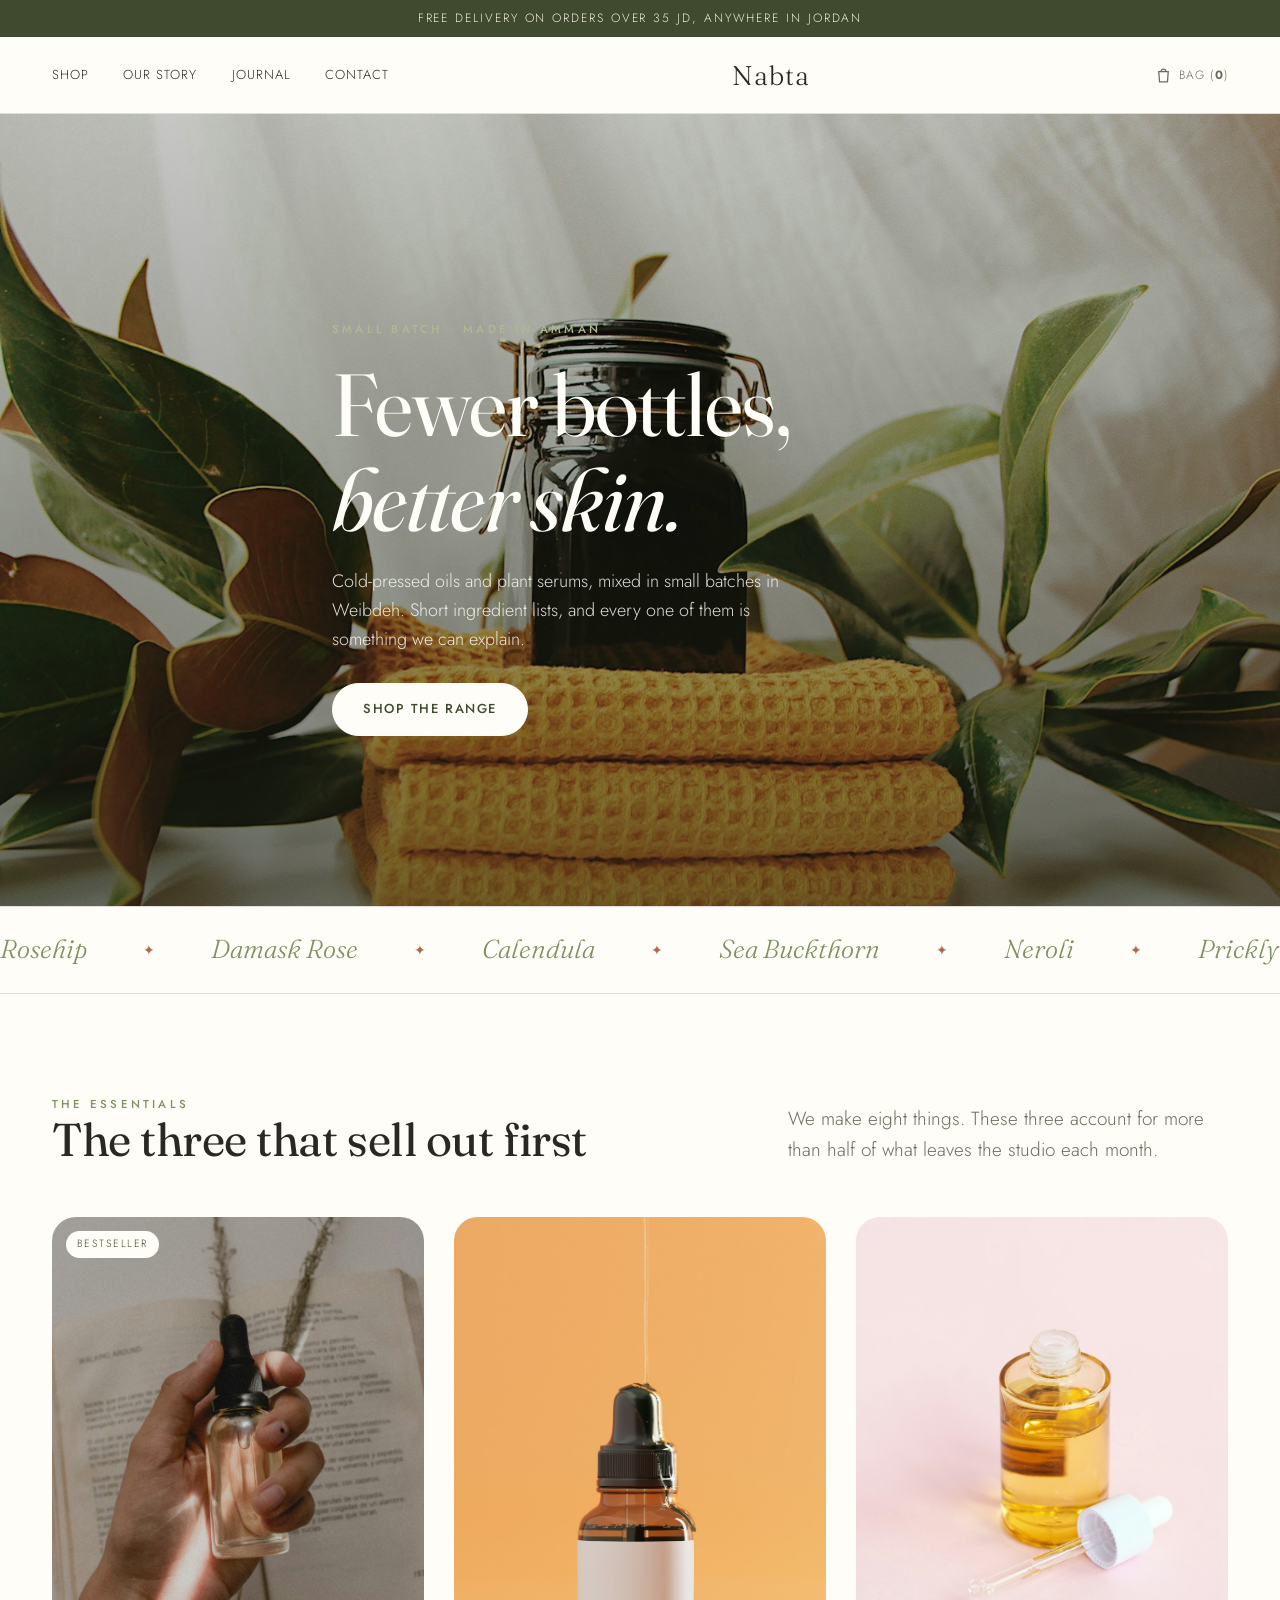
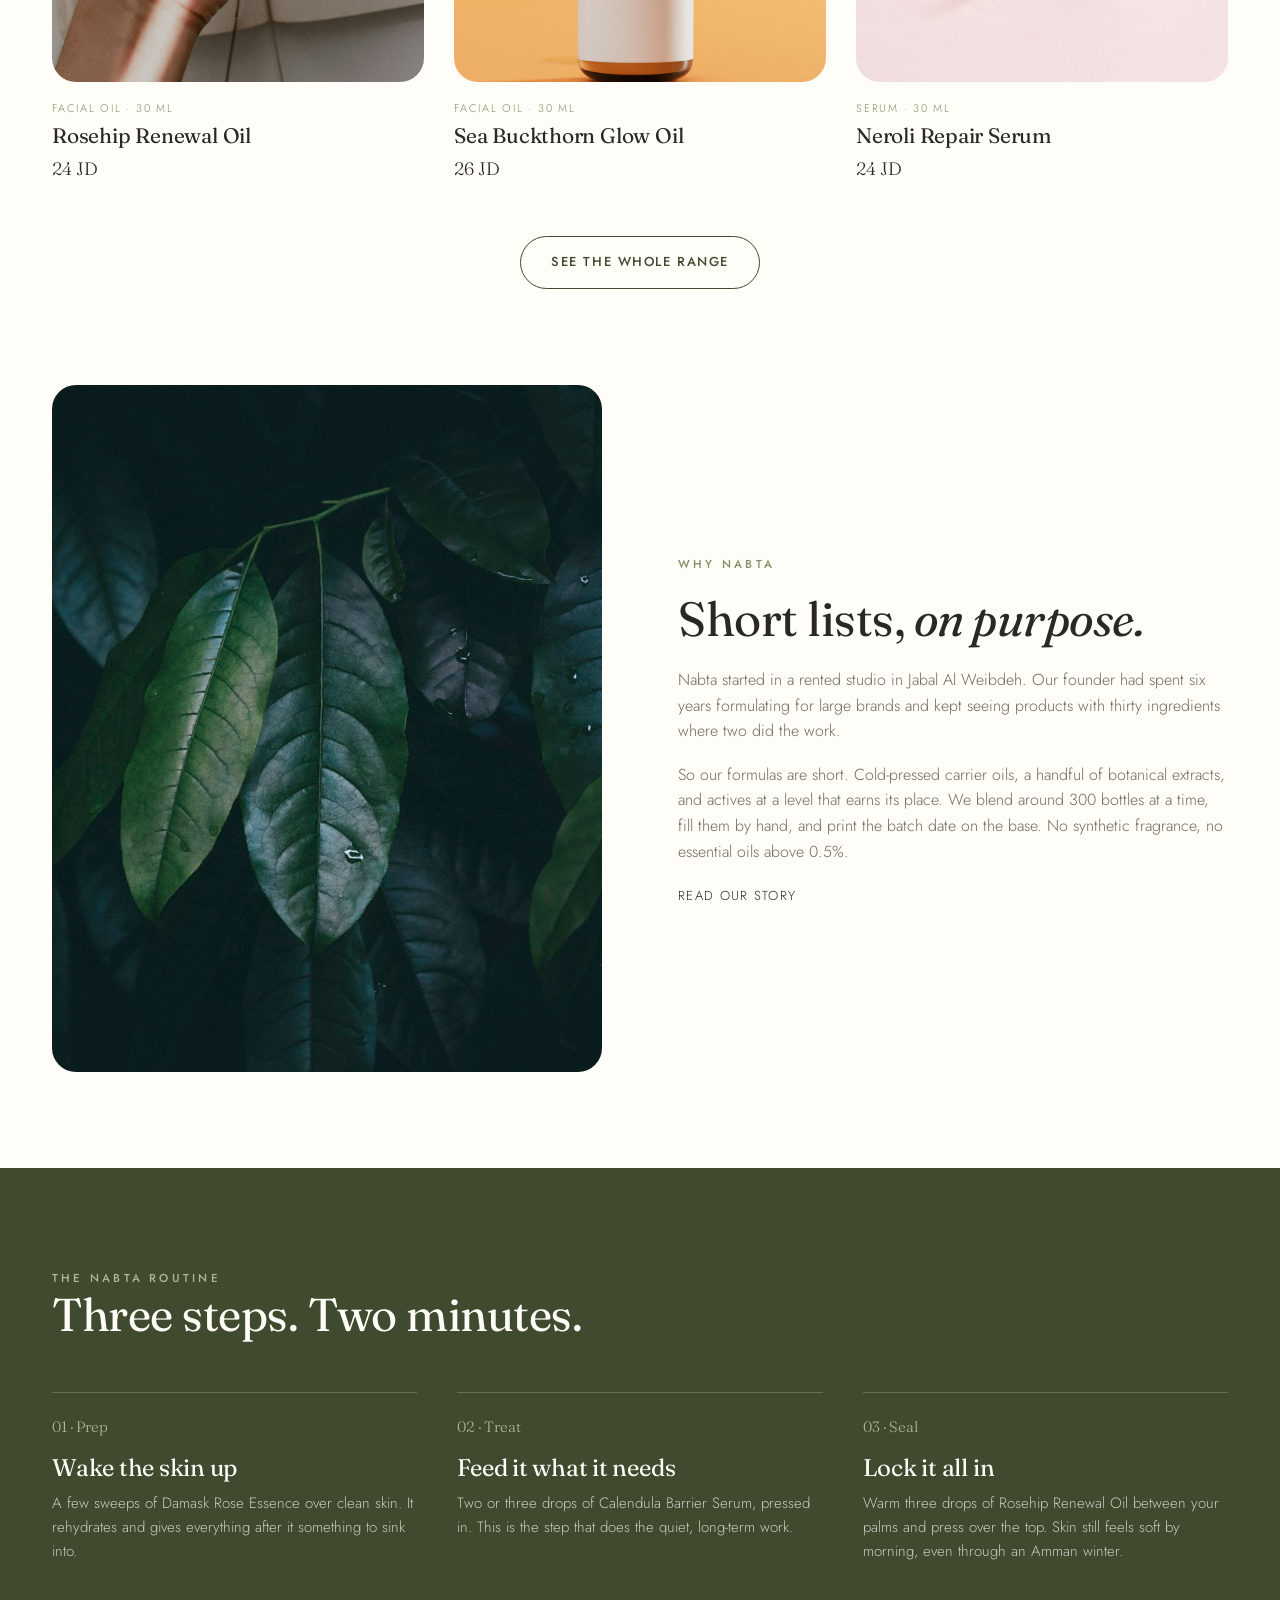
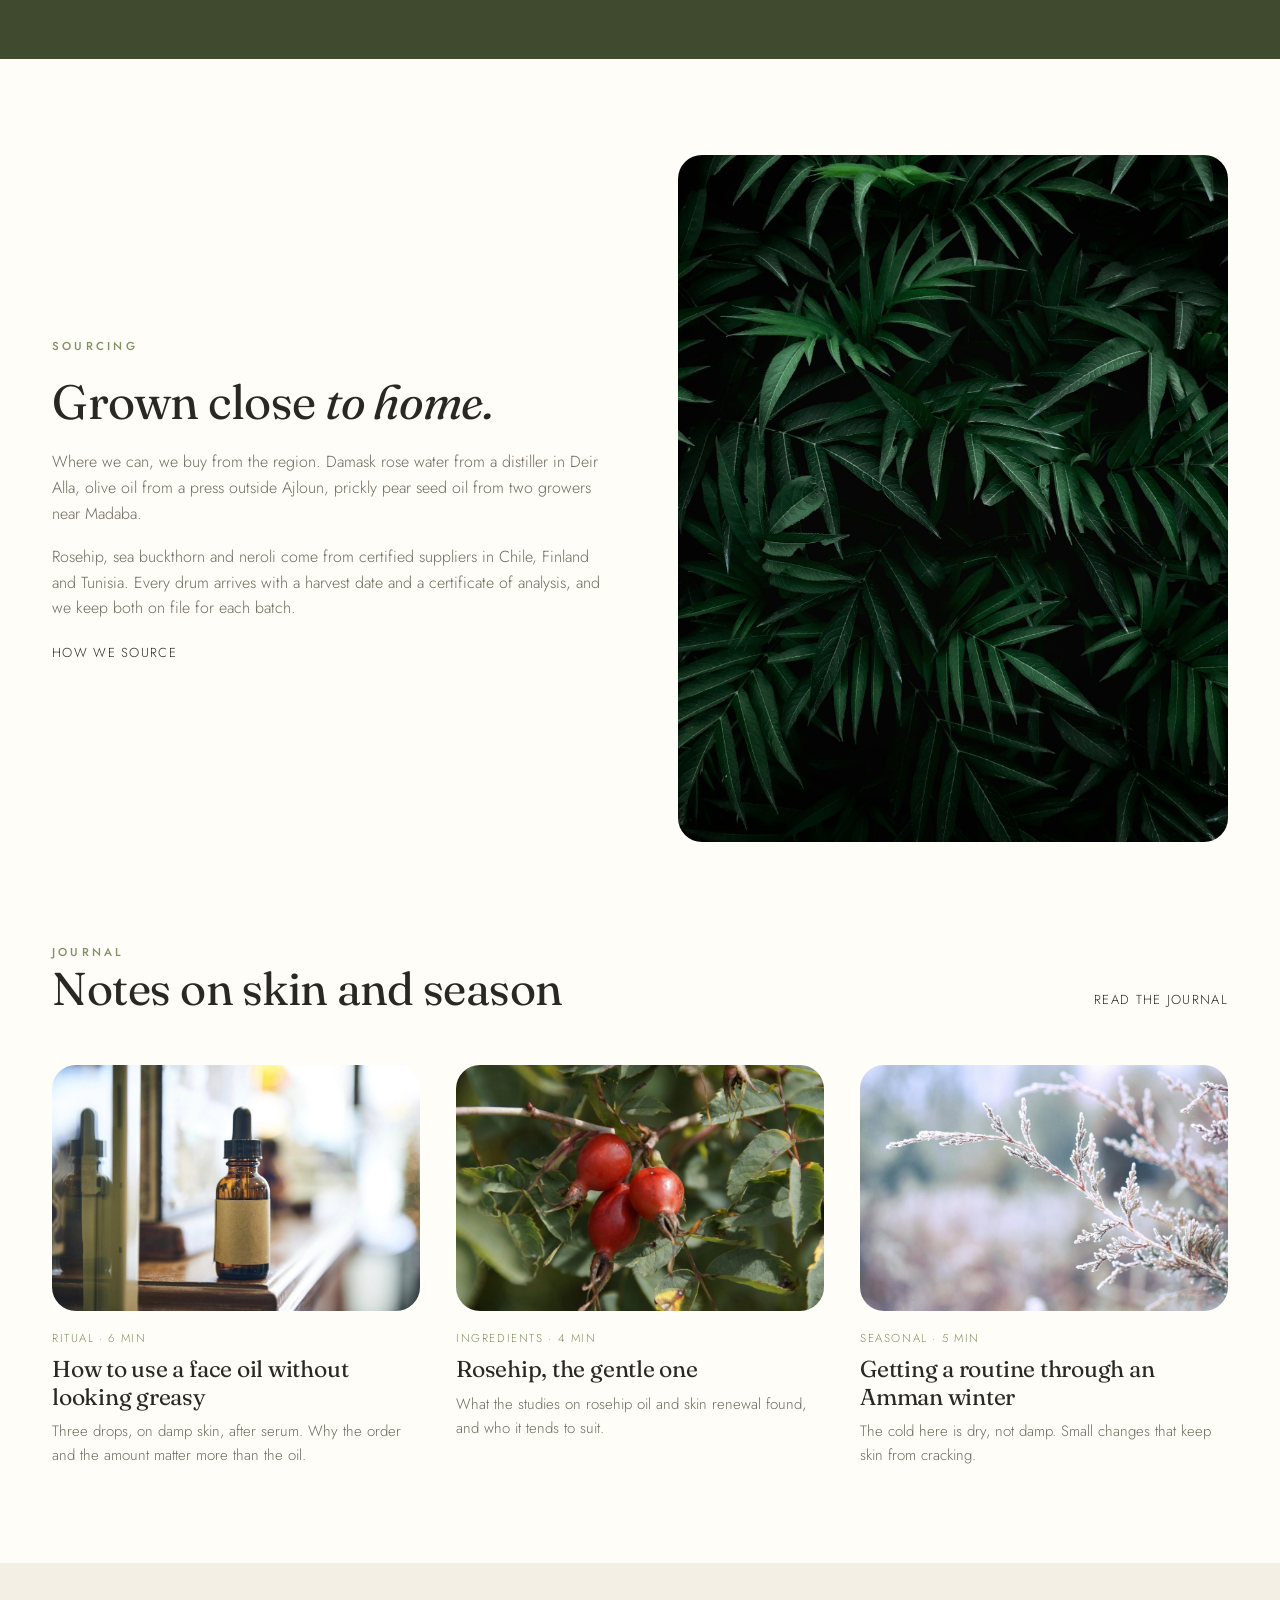
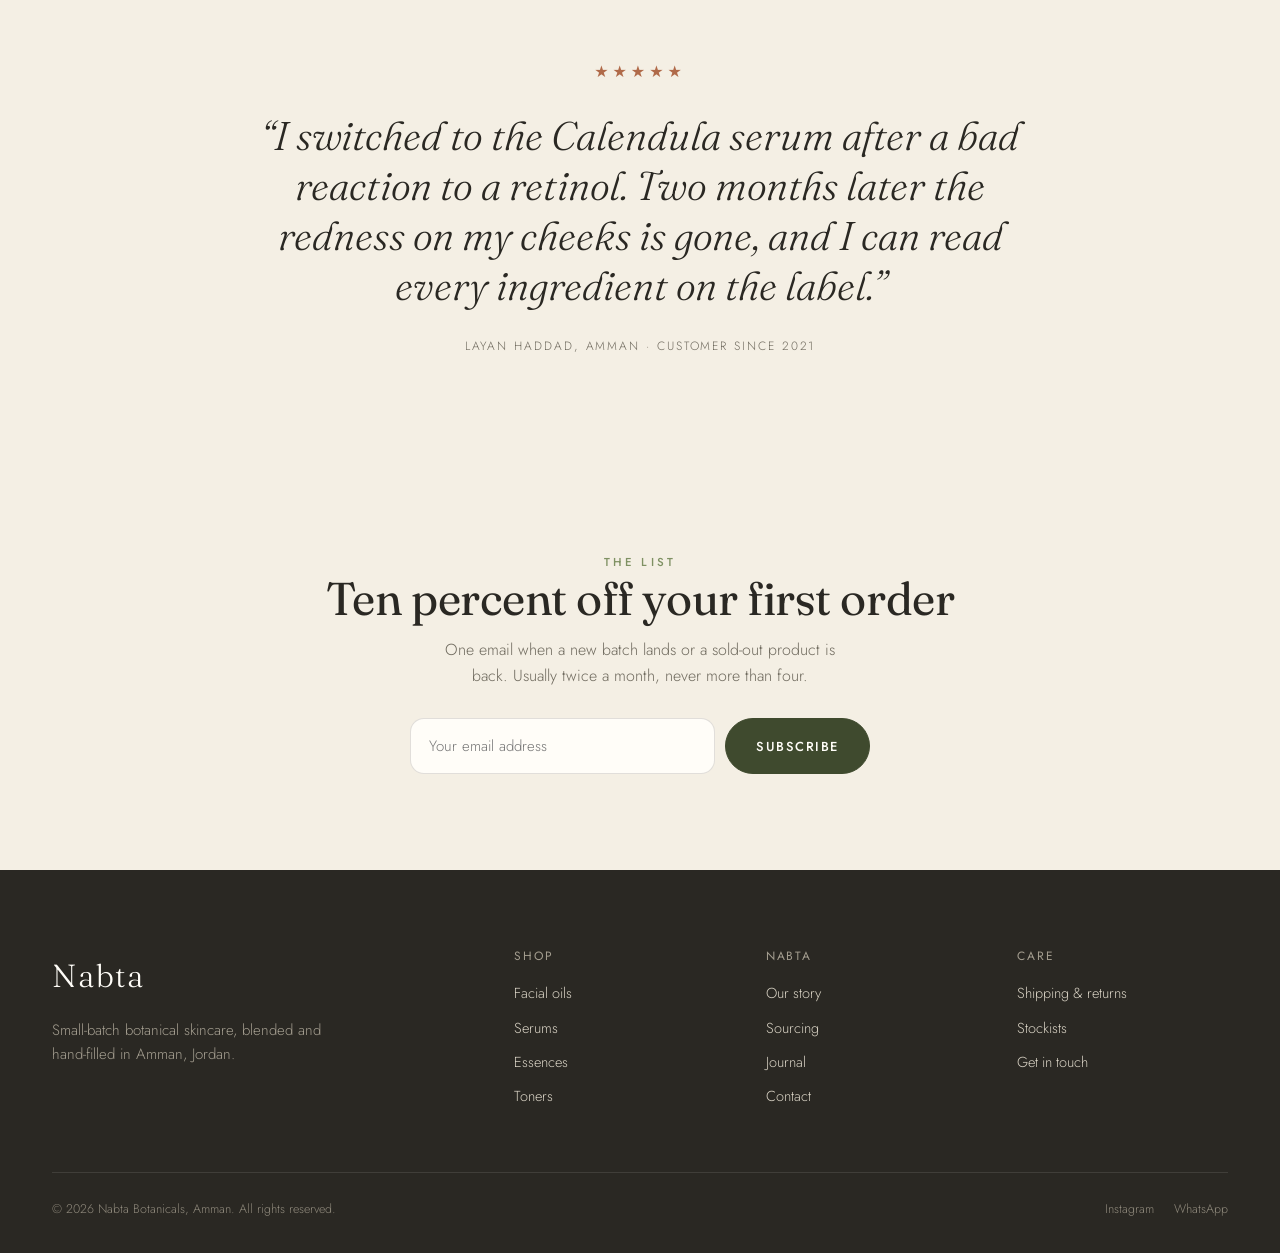
<file: index.html>
<!DOCTYPE html>
<html lang="en">
<head>
<meta charset="UTF-8">
<meta name="viewport" content="width=device-width, initial-scale=1.0">
<title>Nabta - Botanical Skincare, Made in Amman</title>
<meta name="description" content="Nabta is a small-batch botanical skincare house in Amman. Cold-pressed oils, plant serums and toners, made a few hundred bottles at a time.">
<meta property="og:title" content="Nabta - Botanical Skincare">
<meta property="og:description" content="Small-batch botanical skincare, made in Amman.">
<meta property="og:image" content="assets/img/hero-1.jpg">
<meta name="theme-color" content="#3f4a2e">
<link rel="icon" href="assets/favicon.svg" type="image/svg+xml">
<link rel="preconnect" href="https://fonts.googleapis.com">
<link rel="preconnect" href="https://fonts.gstatic.com" crossorigin>
<link href="https://fonts.googleapis.com/css2?family=Fraunces:ital,opsz,wght@0,9..144,400;0,9..144,500;1,9..144,400&family=Jost:wght@300;400;500&display=swap" rel="stylesheet">
<link rel="stylesheet" href="assets/css/style.css?v=2">
</head>
<body>
<div class="topbar">Free delivery on orders over 35 JD, anywhere in Jordan</div>
<header>
  <div class="wrap nav">
    <button class="burger" aria-label="Menu"><span></span><span></span><span></span></button>
    <nav class="nav-links">
      <a href="shop.html">Shop</a>
      <a href="story.html">Our Story</a>
      <a href="journal.html">Journal</a>
      <a href="contact.html">Contact</a>
    </nav>
    <a href="index.html" class="brand-word">Nabta</a>
    <div class="nav-right">
      <a href="shop.html" class="nav-icon"><svg viewBox="0 0 24 24" fill="none" stroke="currentColor" stroke-width="1.6"><path d="M6 7h12l-1 13H7L6 7z"/><path d="M9 7a3 3 0 0 1 6 0"/></svg><span>Bag (<b data-cart-count>0</b>)</span></a>
    </div>
  </div>
</header>

<!-- HERO -->
<section class="hero">
  <div class="hero-bg"><img src="assets/img/hero-1.jpg" alt="A hand holding a Nabta facial oil"></div>
  <div class="wrap hero-in">
    <span class="eyebrow">Small batch · Made in Amman</span>
    <h1>Fewer bottles, <span class="serif-i">better skin.</span></h1>
    <p>Cold-pressed oils and plant serums, mixed in small batches in Weibdeh. Short ingredient lists, and every one of them is something we can explain.</p>
    <a href="shop.html" class="btn">Shop the range</a>
  </div>
</section>

<!-- INGREDIENT TICKER -->
<div class="ticker" aria-hidden="true">
  <div class="ticker-in">
    <span>Rosehip</span><span>Damask Rose</span><span>Calendula</span><span>Sea Buckthorn</span><span>Neroli</span><span>Prickly Pear</span><span>Chamomile</span>
    <span>Rosehip</span><span>Damask Rose</span><span>Calendula</span><span>Sea Buckthorn</span><span>Neroli</span><span>Prickly Pear</span><span>Chamomile</span>
  </div>
</div>

<!-- BESTSELLERS -->
<section>
  <div class="wrap">
    <div class="sec-head">
      <div>
        <span class="eyebrow" data-r>The essentials</span>
        <h2 data-r>The three that sell out first</h2>
      </div>
      <p class="lede" data-r>We make eight things. These three account for more than half of what leaves the studio each month.</p>
    </div>
    <div class="prod-grid">
      <article class="prod" data-cat="oils" data-r>
        <div class="prod-media"><span class="prod-tag">Bestseller</span><img src="assets/img/prod-1.jpg" alt="Rosehip Renewal Oil in a glass dropper bottle"></div>
        <div class="prod-cat">Facial Oil · 30 ml</div>
        <h3>Rosehip Renewal Oil</h3>
        <div class="prod-foot"><span class="prod-price">24 JD</span><span class="prod-add" data-add>Add to bag</span></div>
      </article>
      <article class="prod" data-cat="oils" data-r>
        <div class="prod-media"><img src="assets/img/prod-4.jpg" alt="Sea Buckthorn Glow Oil in an amber dropper bottle"></div>
        <div class="prod-cat">Facial Oil · 30 ml</div>
        <h3>Sea Buckthorn Glow Oil</h3>
        <div class="prod-foot"><span class="prod-price">26 JD</span><span class="prod-add" data-add>Add to bag</span></div>
      </article>
      <article class="prod" data-cat="serums" data-r>
        <div class="prod-media"><img src="assets/img/prod-2.jpg" alt="Neroli Repair Serum in a glass dropper bottle"></div>
        <div class="prod-cat">Serum · 30 ml</div>
        <h3>Neroli Repair Serum</h3>
        <div class="prod-foot"><span class="prod-price">24 JD</span><span class="prod-add" data-add>Add to bag</span></div>
      </article>
    </div>
    <div style="text-align:center;margin-top:52px" data-r><a href="shop.html" class="btn btn-ghost">See the whole range</a></div>
  </div>
</section>

<!-- SPLIT: philosophy -->
<section style="padding-top:0">
  <div class="wrap split">
    <div class="split-media" data-r><img src="assets/img/botanical-1.jpg" alt="Botanical ingredients on a work surface"></div>
    <div class="split-copy" data-r>
      <span class="eyebrow">Why Nabta</span>
      <h2>Short lists, <span class="serif-i">on purpose.</span></h2>
      <p>Nabta started in a rented studio in Jabal Al Weibdeh. Our founder had spent six years formulating for large brands and kept seeing products with thirty ingredients where two did the work.</p>
      <p>So our formulas are short. Cold-pressed carrier oils, a handful of botanical extracts, and actives at a level that earns its place. We blend around 300 bottles at a time, fill them by hand, and print the batch date on the base. No synthetic fragrance, no essential oils above 0.5%.</p>
      <a href="story.html" class="link-underline">Read our story</a>
    </div>
  </div>
</section>

<!-- RITUAL BAND -->
<section class="band">
  <div class="wrap">
    <div class="sec-head" style="margin-bottom:16px">
      <div><span class="eyebrow" data-r>The Nabta routine</span><h2 data-r style="color:var(--paper)">Three steps. Two minutes.</h2></div>
    </div>
    <div class="steps">
      <div class="step" data-r><div class="num">01 · Prep</div><h3>Wake the skin up</h3><p>A few sweeps of Damask Rose Essence over clean skin. It rehydrates and gives everything after it something to sink into.</p></div>
      <div class="step" data-r><div class="num">02 · Treat</div><h3>Feed it what it needs</h3><p>Two or three drops of Calendula Barrier Serum, pressed in. This is the step that does the quiet, long-term work.</p></div>
      <div class="step" data-r><div class="num">03 · Seal</div><h3>Lock it all in</h3><p>Warm three drops of Rosehip Renewal Oil between your palms and press over the top. Skin still feels soft by morning, even through an Amman winter.</p></div>
    </div>
  </div>
</section>

<!-- SPLIT reverse: sourcing -->
<section>
  <div class="wrap split reverse">
    <div class="split-media" data-r><img src="assets/img/botanical-2.jpg" alt="Botanicals being sorted before blending"></div>
    <div class="split-copy" data-r>
      <span class="eyebrow">Sourcing</span>
      <h2>Grown close <span class="serif-i">to home.</span></h2>
      <p>Where we can, we buy from the region. Damask rose water from a distiller in Deir Alla, olive oil from a press outside Ajloun, prickly pear seed oil from two growers near Madaba.</p>
      <p>Rosehip, sea buckthorn and neroli come from certified suppliers in Chile, Finland and Tunisia. Every drum arrives with a harvest date and a certificate of analysis, and we keep both on file for each batch.</p>
      <a href="story.html" class="link-underline">How we source</a>
    </div>
  </div>
</section>

<!-- JOURNAL -->
<section style="padding-top:0">
  <div class="wrap">
    <div class="sec-head">
      <div><span class="eyebrow" data-r>Journal</span><h2 data-r>Notes on skin and season</h2></div>
      <a href="journal.html" class="link-underline" data-r>Read the journal</a>
    </div>
    <div class="jgrid">
      <a href="journal-face-oil.html" class="jcard" data-r><div class="jmedia"><img src="assets/img/journal-1.jpg" alt="An amber dropper bottle of face oil on a windowsill"></div><div class="jmeta">Ritual · 6 min</div><h3>How to use a face oil without looking greasy</h3><p>Three drops, on damp skin, after serum. Why the order and the amount matter more than the oil.</p></a>
      <a href="journal-rosehip.html" class="jcard" data-r><div class="jmedia"><img src="assets/img/journal-2.jpg" alt=""></div><div class="jmeta">Ingredients · 4 min</div><h3>Rosehip, the gentle one</h3><p>What the studies on rosehip oil and skin renewal found, and who it tends to suit.</p></a>
      <a href="journal-winter.html" class="jcard" data-r><div class="jmedia"><img src="assets/img/journal-3.jpg" alt="A frost-covered juniper branch in winter"></div><div class="jmeta">Seasonal · 5 min</div><h3>Getting a routine through an Amman winter</h3><p>The cold here is dry, not damp. Small changes that keep skin from cracking.</p></a>
    </div>
  </div>
</section>

<!-- TESTIMONIAL -->
<section class="band" style="background:var(--cream);color:var(--ink)">
  <div class="wrap quote">
    <div class="stars">★★★★★</div>
    <blockquote>“I switched to the Calendula serum after a bad reaction to a retinol. Two months later the redness on my cheeks is gone, and I can read every ingredient on the label.”</blockquote>
    <cite>Layan Haddad, Amman · customer since 2021</cite>
  </div>
</section>

<!-- NEWSLETTER -->
<section class="news">
  <div class="wrap">
    <span class="eyebrow" data-r>The list</span>
    <h2 data-r>Ten percent off your first order</h2>
    <p data-r>One email when a new batch lands or a sold-out product is back. Usually twice a month, never more than four.</p>
    <form data-form data-r>
      <input type="email" placeholder="Your email address" required>
      <button class="btn" type="submit">Subscribe</button>
      <p data-note style="display:none;color:var(--sage);width:100%;margin-top:12px">Thanks. Your code is on its way.</p>
    </form>
  </div>
</section>

<footer>
  <div class="wrap">
    <div class="foot-top">
      <div class="foot-brand">
        <span class="brand-word">Nabta</span>
        <p>Small-batch botanical skincare, blended and hand-filled in Amman, Jordan.</p>
      </div>
      <div class="foot-col">
        <h4>Shop</h4>
        <a href="shop.html">Facial oils</a><a href="shop.html">Serums</a><a href="shop.html">Essences</a><a href="shop.html">Toners</a>
      </div>
      <div class="foot-col">
        <h4>Nabta</h4>
        <a href="story.html">Our story</a><a href="story.html#sourcing">Sourcing</a><a href="journal.html">Journal</a><a href="contact.html">Contact</a>
      </div>
      <div class="foot-col">
        <h4>Care</h4>
        <a href="contact.html#shipping">Shipping &amp; returns</a><a href="contact.html#stockists">Stockists</a><a href="contact.html">Get in touch</a>
      </div>
    </div>
    <div class="foot-bottom">
      <span>© <span data-year>2026</span> Nabta Botanicals, Amman. All rights reserved.</span>
      <div class="socials"><a href="https://instagram.com/nabta.botanicals" target="_blank" rel="noopener">Instagram</a><a href="https://wa.me/962796142273" target="_blank" rel="noopener">WhatsApp</a></div>
    </div>
  </div>
</footer>
<script src="assets/js/main.js?v=2"></script>
</body>
</html>
</file>
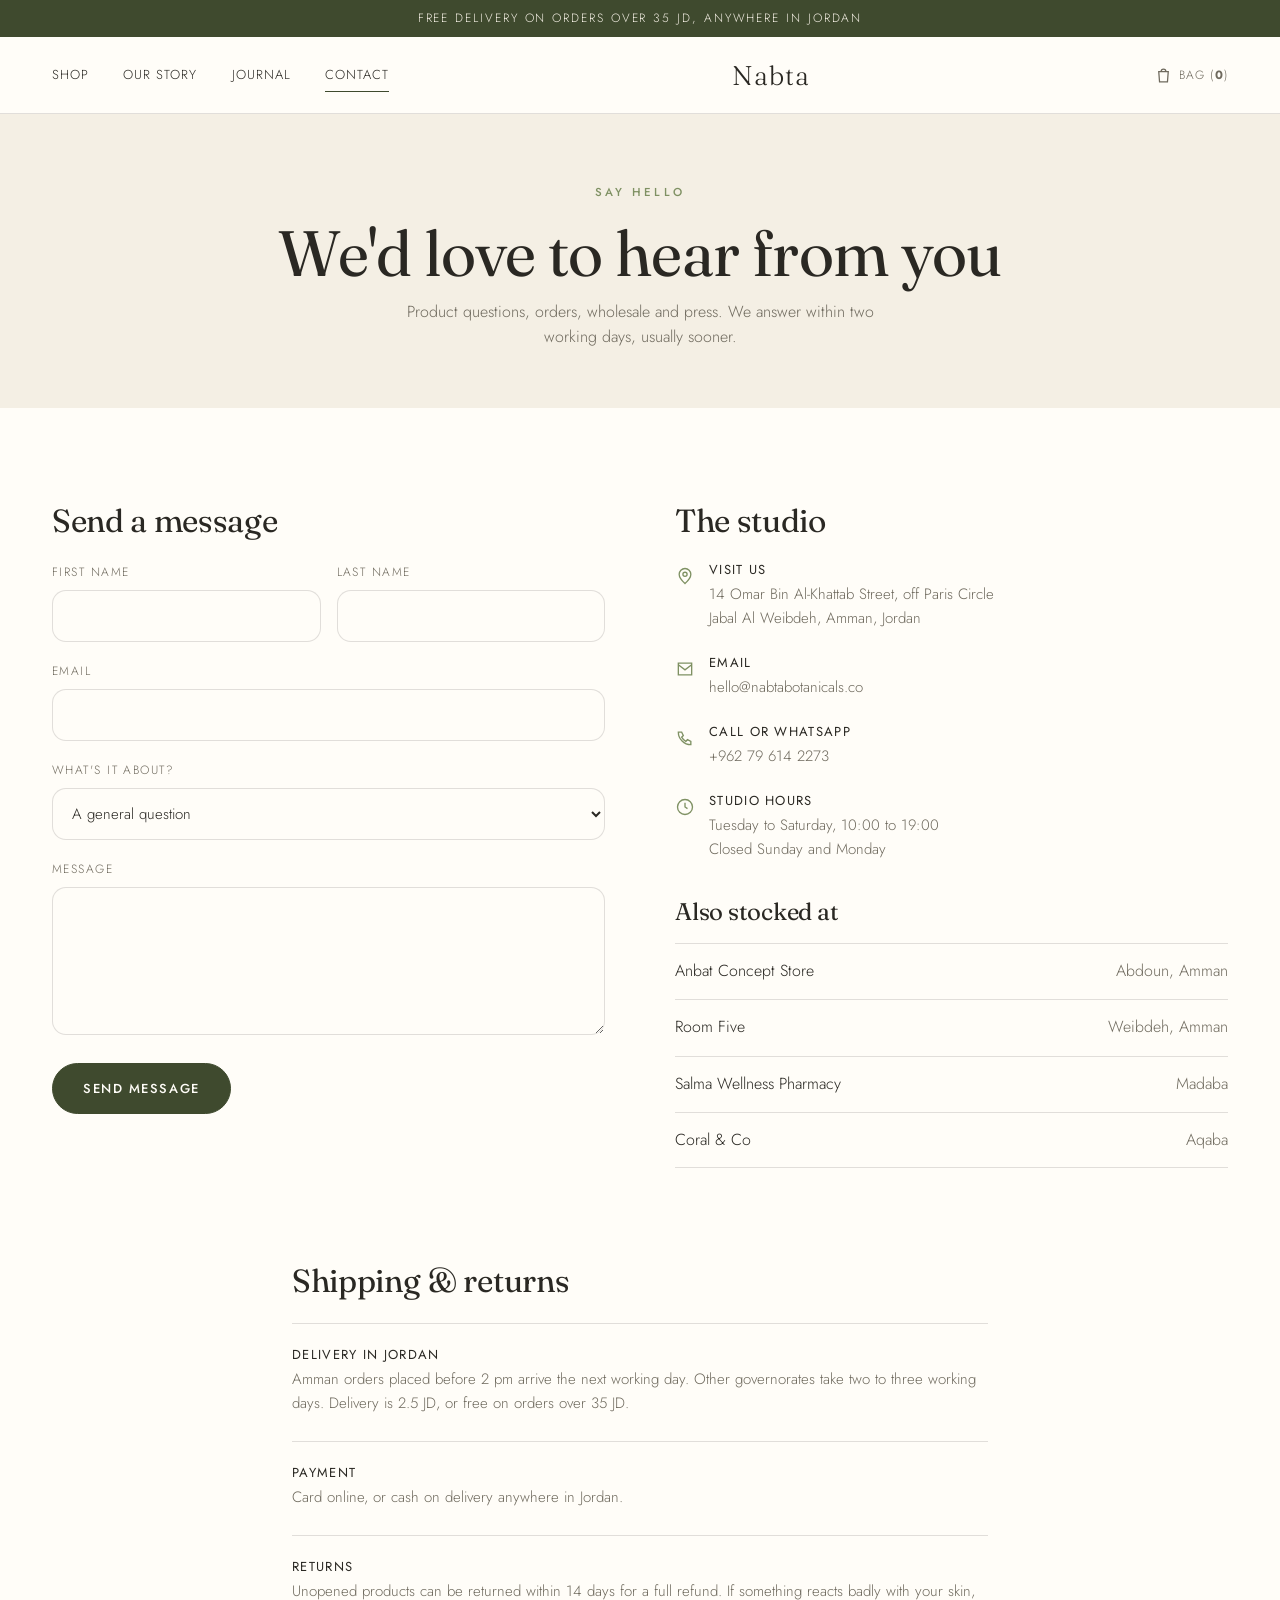
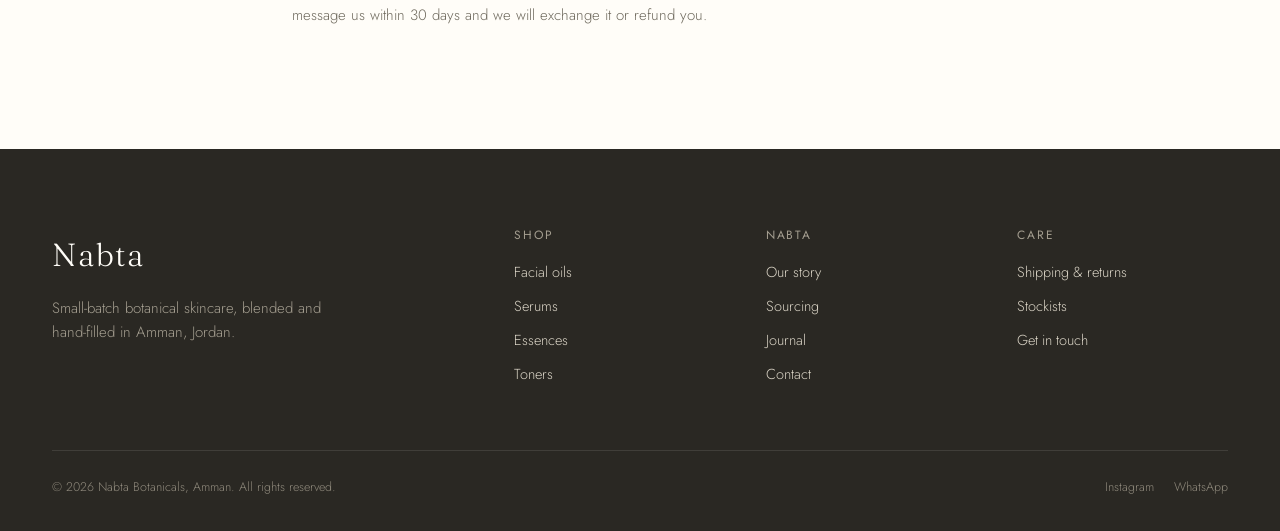
<file: contact.html>
<!DOCTYPE html>
<html lang="en">
<head>
<meta charset="UTF-8">
<meta name="viewport" content="width=device-width, initial-scale=1.0">
<title>Contact &amp; Stockists - Nabta Botanical Skincare</title>
<meta name="description" content="Visit the Nabta studio in Jabal Al Weibdeh, Amman, find a stockist near you, or send us a message.">
<link rel="icon" href="assets/favicon.svg" type="image/svg+xml">
<link rel="preconnect" href="https://fonts.googleapis.com">
<link rel="preconnect" href="https://fonts.gstatic.com" crossorigin>
<link href="https://fonts.googleapis.com/css2?family=Fraunces:ital,opsz,wght@0,9..144,400;0,9..144,500;1,9..144,400&family=Jost:wght@300;400;500&display=swap" rel="stylesheet">
<link rel="stylesheet" href="assets/css/style.css?v=2">
</head>
<body>
<div class="topbar">Free delivery on orders over 35 JD, anywhere in Jordan</div>
<header>
  <div class="wrap nav">
    <button class="burger" aria-label="Menu"><span></span><span></span><span></span></button>
    <nav class="nav-links"><a href="shop.html">Shop</a><a href="story.html">Our Story</a><a href="journal.html">Journal</a><a href="contact.html" class="active">Contact</a></nav>
    <a href="index.html" class="brand-word">Nabta</a>
    <div class="nav-right">
      <a href="shop.html" class="nav-icon"><svg viewBox="0 0 24 24" fill="none" stroke="currentColor" stroke-width="1.6"><path d="M6 7h12l-1 13H7L6 7z"/><path d="M9 7a3 3 0 0 1 6 0"/></svg><span>Bag (<b data-cart-count>0</b>)</span></a>
    </div>
  </div>
</header>

<div class="page-hero">
  <span class="eyebrow">Say hello</span>
  <h1>We'd love to hear from you</h1>
  <p>Product questions, orders, wholesale and press. We answer within two working days, usually sooner.</p>
</div>

<section>
  <div class="wrap cgrid">
    <div data-r>
      <h2 style="font-size:32px;margin-bottom:24px">Send a message</h2>
      <form data-form>
        <div style="display:grid;grid-template-columns:1fr 1fr;gap:16px">
          <div class="field"><label>First name</label><input type="text" required></div>
          <div class="field"><label>Last name</label><input type="text" required></div>
        </div>
        <div class="field"><label>Email</label><input type="email" required></div>
        <div class="field"><label>What's it about?</label>
          <select><option>A general question</option><option>Advice on a product</option><option>An order or delivery</option><option>Wholesale / stockist</option><option>Press</option></select>
        </div>
        <div class="field"><label>Message</label><textarea rows="5" required></textarea></div>
        <button class="btn" type="submit">Send message</button>
        <p data-note style="display:none;color:var(--sage);margin-top:14px">Thanks. We'll get back to you within two working days.</p>
      </form>
    </div>
    <div data-r>
      <h2 style="font-size:32px;margin-bottom:24px">The studio</h2>
      <div class="info-row"><svg viewBox="0 0 24 24" fill="none" stroke="currentColor" stroke-width="1.6"><path d="M12 21s-7-6-7-11a7 7 0 0 1 14 0c0 5-7 11-7 11z"/><circle cx="12" cy="10" r="2.5"/></svg><div><h4>Visit us</h4><p>14 Omar Bin Al-Khattab Street, off Paris Circle<br>Jabal Al Weibdeh, Amman, Jordan</p></div></div>
      <div class="info-row"><svg viewBox="0 0 24 24" fill="none" stroke="currentColor" stroke-width="1.6"><path d="M4 5h16v14H4z"/><path d="M4 7l8 6 8-6"/></svg><div><h4>Email</h4><p>hello@nabtabotanicals.co</p></div></div>
      <div class="info-row"><svg viewBox="0 0 24 24" fill="none" stroke="currentColor" stroke-width="1.6"><path d="M4 5c0 8 7 15 15 15v-4l-4-2-2 2a12 12 0 0 1-5-5l2-2-2-4H4z"/></svg><div><h4>Call or WhatsApp</h4><p>+962 79 614 2273</p></div></div>
      <div class="info-row"><svg viewBox="0 0 24 24" fill="none" stroke="currentColor" stroke-width="1.6"><circle cx="12" cy="12" r="9"/><path d="M12 7v5l3 2"/></svg><div><h4>Studio hours</h4><p>Tuesday to Saturday, 10:00 to 19:00<br>Closed Sunday and Monday</p></div></div>

      <h3 id="stockists" style="font-size:24px;margin:38px 0 18px">Also stocked at</h3>
      <div style="display:grid;gap:2px">
        <div style="display:flex;justify-content:space-between;padding:14px 0;border-top:1px solid var(--line)"><span>Anbat Concept Store</span><span style="color:var(--muted)">Abdoun, Amman</span></div>
        <div style="display:flex;justify-content:space-between;padding:14px 0;border-top:1px solid var(--line)"><span>Room Five</span><span style="color:var(--muted)">Weibdeh, Amman</span></div>
        <div style="display:flex;justify-content:space-between;padding:14px 0;border-top:1px solid var(--line)"><span>Salma Wellness Pharmacy</span><span style="color:var(--muted)">Madaba</span></div>
        <div style="display:flex;justify-content:space-between;padding:14px 0;border-top:1px solid var(--line);border-bottom:1px solid var(--line)"><span>Coral & Co</span><span style="color:var(--muted)">Aqaba</span></div>
      </div>
    </div>
  </div>
</section>

<section id="shipping" style="padding-top:0">
  <div class="wrap" style="max-width:760px">
    <h2 style="font-size:32px;margin-bottom:24px" data-r>Shipping &amp; returns</h2>
    <div class="info-row" data-r style="border-top:1px solid var(--line);padding-top:24px"><div><h4>Delivery in Jordan</h4><p>Amman orders placed before 2 pm arrive the next working day. Other governorates take two to three working days. Delivery is 2.5 JD, or free on orders over 35 JD.</p></div></div>
    <div class="info-row" data-r style="border-top:1px solid var(--line);padding-top:24px"><div><h4>Payment</h4><p>Card online, or cash on delivery anywhere in Jordan.</p></div></div>
    <div class="info-row" data-r style="border-top:1px solid var(--line);padding-top:24px"><div><h4>Returns</h4><p>Unopened products can be returned within 14 days for a full refund. If something reacts badly with your skin, message us within 30 days and we will exchange it or refund you.</p></div></div>
  </div>
</section>

<footer>
  <div class="wrap">
    <div class="foot-top">
      <div class="foot-brand"><span class="brand-word">Nabta</span><p>Small-batch botanical skincare, blended and hand-filled in Amman, Jordan.</p></div>
      <div class="foot-col"><h4>Shop</h4><a href="shop.html">Facial oils</a><a href="shop.html">Serums</a><a href="shop.html">Essences</a><a href="shop.html">Toners</a></div>
      <div class="foot-col"><h4>Nabta</h4><a href="story.html">Our story</a><a href="story.html#sourcing">Sourcing</a><a href="journal.html">Journal</a><a href="contact.html">Contact</a></div>
      <div class="foot-col"><h4>Care</h4><a href="contact.html#shipping">Shipping &amp; returns</a><a href="contact.html#stockists">Stockists</a><a href="contact.html">Get in touch</a></div>
    </div>
    <div class="foot-bottom"><span>© <span data-year>2026</span> Nabta Botanicals, Amman. All rights reserved.</span><div class="socials"><a href="https://instagram.com/nabta.botanicals" target="_blank" rel="noopener">Instagram</a><a href="https://wa.me/962796142273" target="_blank" rel="noopener">WhatsApp</a></div></div>
  </div>
</footer>
<script src="assets/js/main.js?v=2"></script>
</body>
</html>
</file>
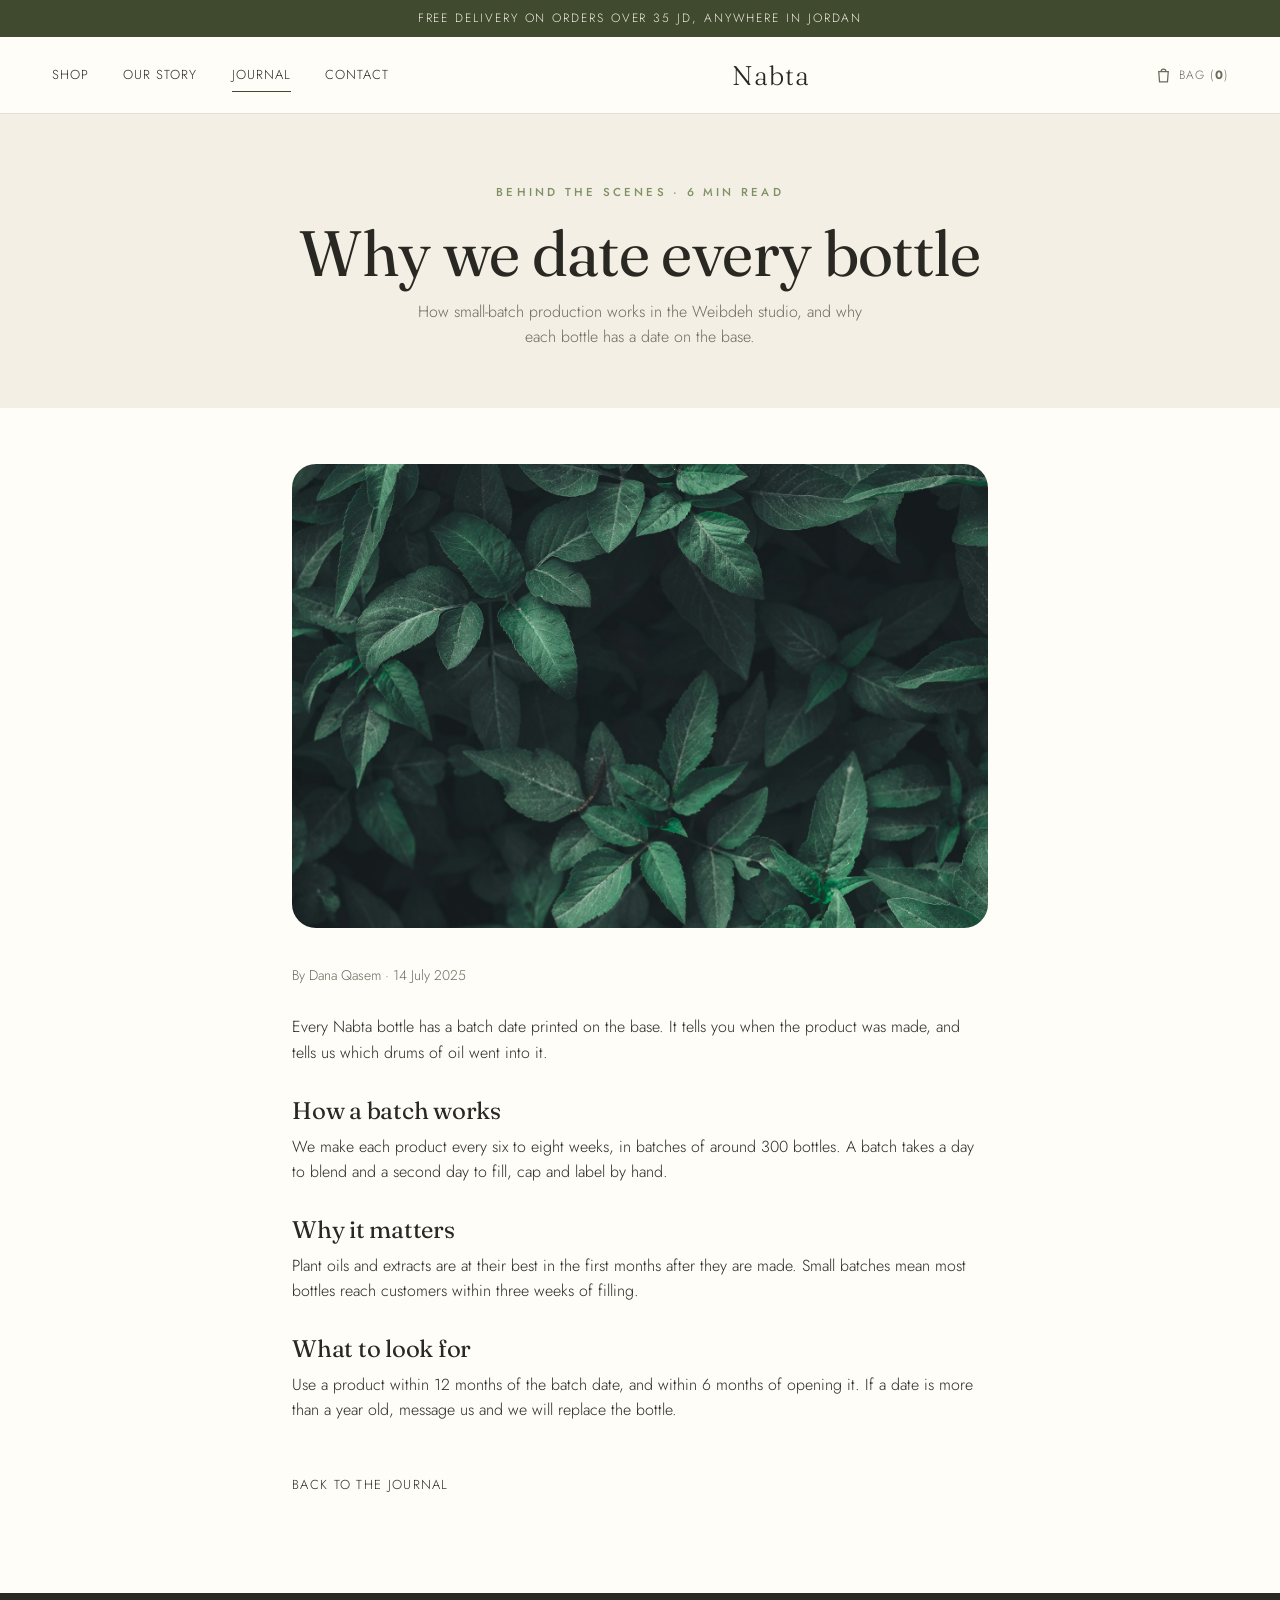
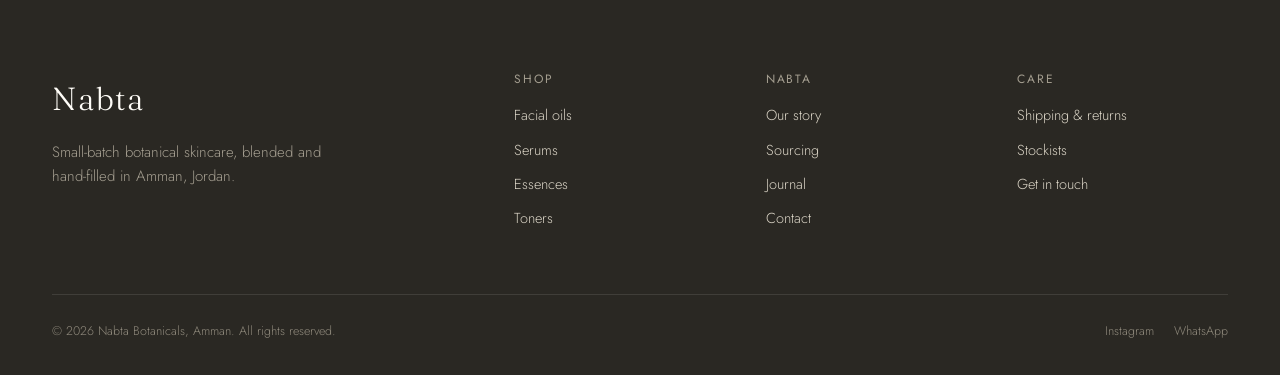
<file: journal-batch-dates.html>
<!DOCTYPE html>
<html lang="en">
<head>
<meta charset="UTF-8">
<meta name="viewport" content="width=device-width, initial-scale=1.0">
<title>Why we date every bottle - Nabta Journal</title>
<meta name="description" content="How small-batch production works in the Weibdeh studio, and why each bottle has a date on the base.">
<link rel="icon" href="assets/favicon.svg" type="image/svg+xml">
<link rel="preconnect" href="https://fonts.googleapis.com">
<link rel="preconnect" href="https://fonts.gstatic.com" crossorigin>
<link href="https://fonts.googleapis.com/css2?family=Fraunces:ital,opsz,wght@0,9..144,400;0,9..144,500;1,9..144,400&family=Jost:wght@300;400;500&display=swap" rel="stylesheet">
<link rel="stylesheet" href="assets/css/style.css?v=2">
</head>
<body>
<div class="topbar">Free delivery on orders over 35 JD, anywhere in Jordan</div>
<header>
  <div class="wrap nav">
    <button class="burger" aria-label="Menu"><span></span><span></span><span></span></button>
    <nav class="nav-links"><a href="shop.html">Shop</a><a href="story.html">Our Story</a><a href="journal.html" class="active">Journal</a><a href="contact.html">Contact</a></nav>
    <a href="index.html" class="brand-word">Nabta</a>
    <div class="nav-right">
      <a href="shop.html" class="nav-icon"><svg viewBox="0 0 24 24" fill="none" stroke="currentColor" stroke-width="1.6"><path d="M6 7h12l-1 13H7L6 7z"/><path d="M9 7a3 3 0 0 1 6 0"/></svg><span>Bag (<b data-cart-count>0</b>)</span></a>
    </div>
  </div>
</header>

<div class="page-hero">
  <span class="eyebrow">Behind the scenes · 6 min read</span>
  <h1>Why we date every bottle</h1>
  <p>How small-batch production works in the Weibdeh studio, and why each bottle has a date on the base.</p>
</div>

<section style="padding-top:56px">
  <div class="wrap" style="max-width:760px">
    <div class="split-media" style="aspect-ratio:3/2;margin-bottom:36px"><img src="assets/img/botanical-3.jpg" alt=""></div>
    <p style="color:var(--muted);font-size:14px;margin-bottom:28px">By Dana Qasem · 14 July 2025</p>
    <p style="margin-bottom:16px">Every Nabta bottle has a batch date printed on the base. It tells you when the product was made, and tells us which drums of oil went into it.</p>
    <h3 style="font-size:24px;margin:32px 0 10px">How a batch works</h3>
    <p style="margin-bottom:16px">We make each product every six to eight weeks, in batches of around 300 bottles. A batch takes a day to blend and a second day to fill, cap and label by hand.</p>
    <h3 style="font-size:24px;margin:32px 0 10px">Why it matters</h3>
    <p style="margin-bottom:16px">Plant oils and extracts are at their best in the first months after they are made. Small batches mean most bottles reach customers within three weeks of filling.</p>
    <h3 style="font-size:24px;margin:32px 0 10px">What to look for</h3>
    <p style="margin-bottom:16px">Use a product within 12 months of the batch date, and within 6 months of opening it. If a date is more than a year old, message us and we will replace the bottle.</p>

    <p style="margin-top:48px"><a href="journal.html" class="link-underline">Back to the journal</a></p>
  </div>
</section>

<footer>
  <div class="wrap">
    <div class="foot-top">
      <div class="foot-brand"><span class="brand-word">Nabta</span><p>Small-batch botanical skincare, blended and hand-filled in Amman, Jordan.</p></div>
      <div class="foot-col"><h4>Shop</h4><a href="shop.html">Facial oils</a><a href="shop.html">Serums</a><a href="shop.html">Essences</a><a href="shop.html">Toners</a></div>
      <div class="foot-col"><h4>Nabta</h4><a href="story.html">Our story</a><a href="story.html#sourcing">Sourcing</a><a href="journal.html">Journal</a><a href="contact.html">Contact</a></div>
      <div class="foot-col"><h4>Care</h4><a href="contact.html#shipping">Shipping &amp; returns</a><a href="contact.html#stockists">Stockists</a><a href="contact.html">Get in touch</a></div>
    </div>
    <div class="foot-bottom"><span>© <span data-year>2026</span> Nabta Botanicals, Amman. All rights reserved.</span><div class="socials"><a href="https://instagram.com/nabta.botanicals" target="_blank" rel="noopener">Instagram</a><a href="https://wa.me/962796142273" target="_blank" rel="noopener">WhatsApp</a></div></div>
  </div>
</footer>
<script src="assets/js/main.js?v=2"></script>
</body>
</html>
</file>
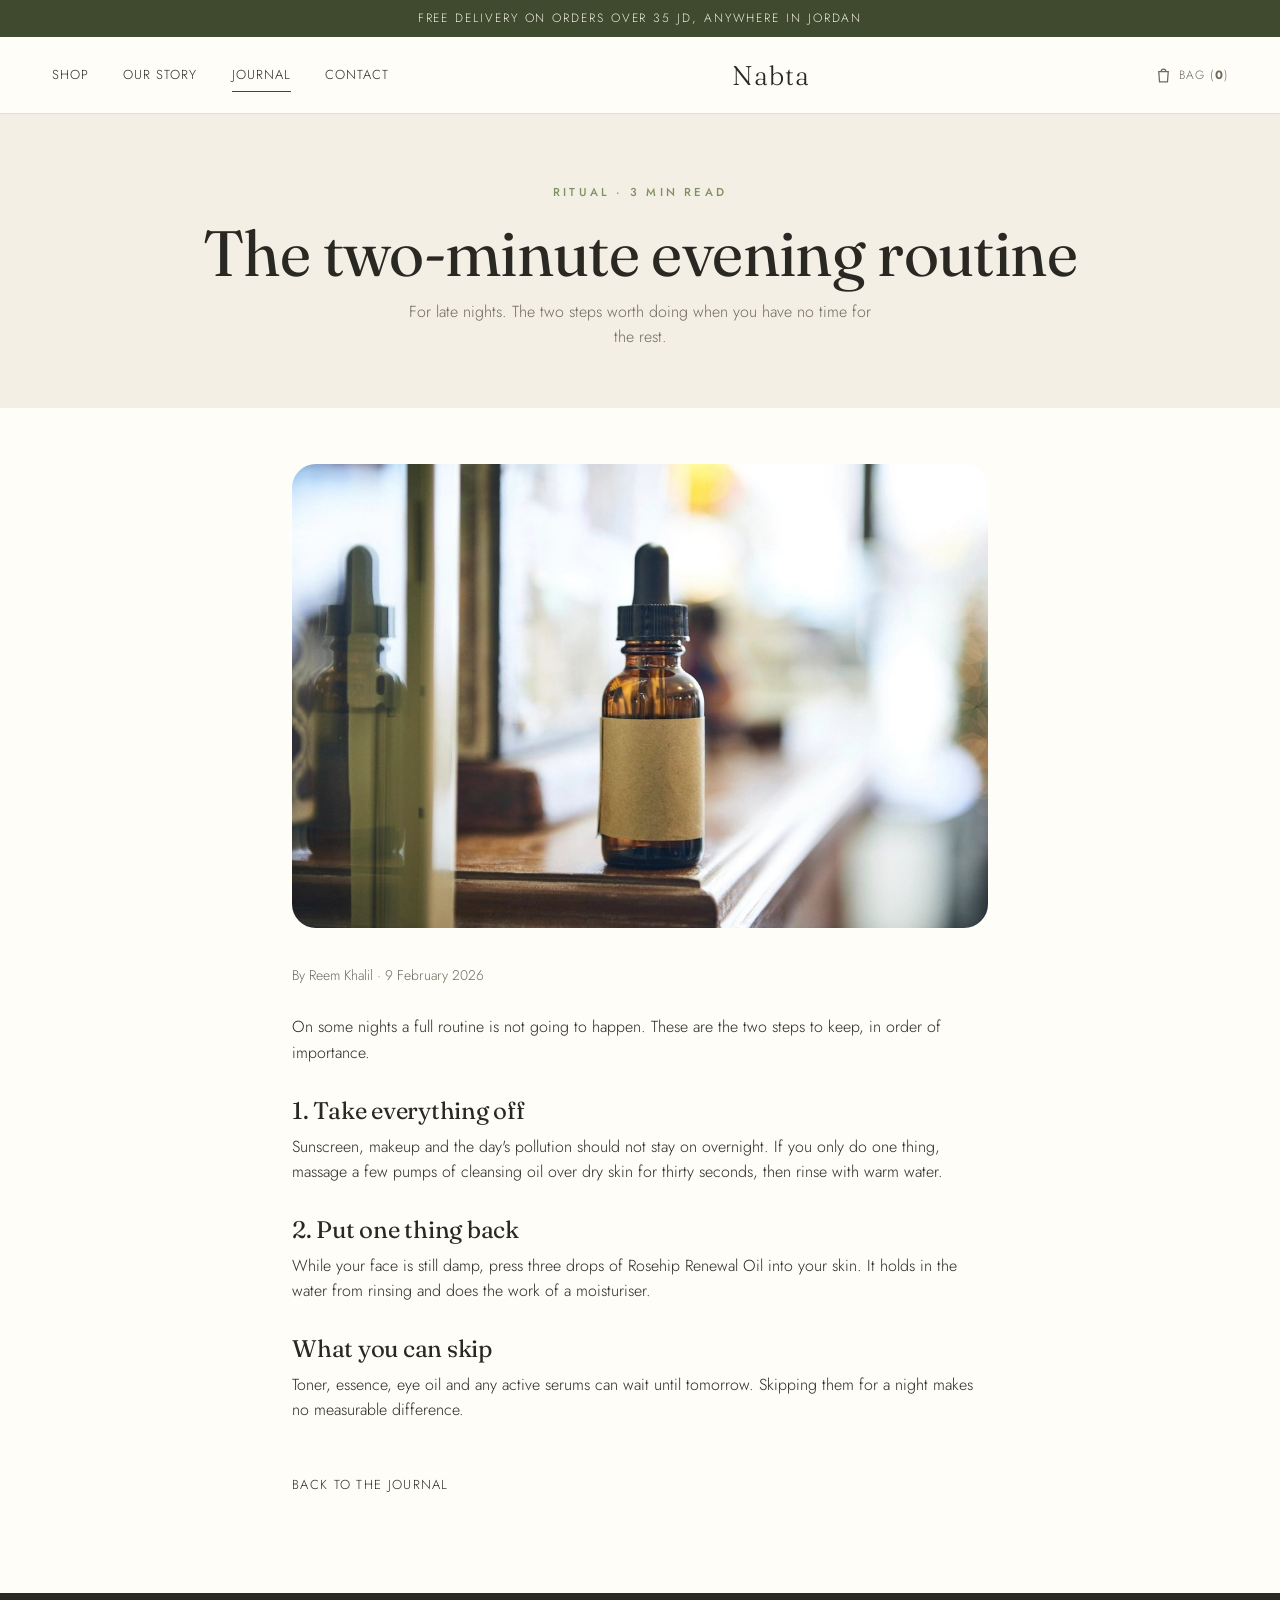
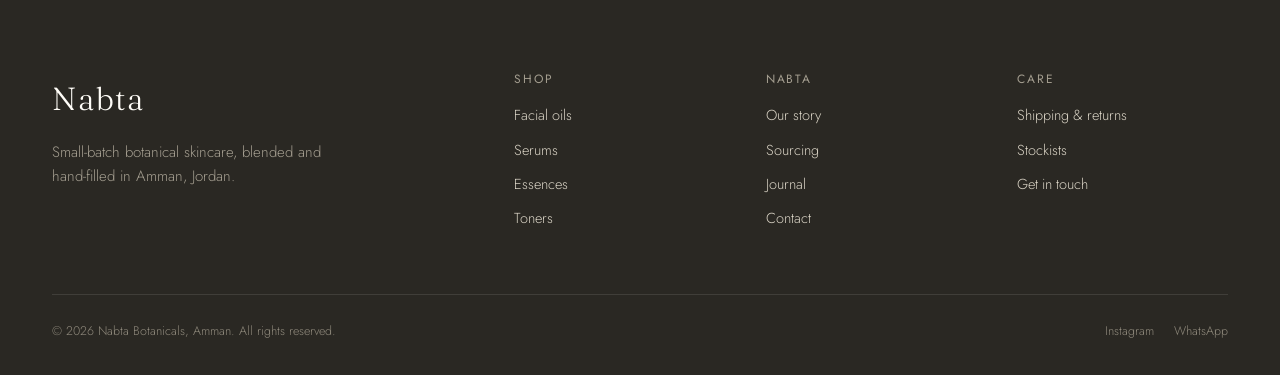
<file: journal-evening-reset.html>
<!DOCTYPE html>
<html lang="en">
<head>
<meta charset="UTF-8">
<meta name="viewport" content="width=device-width, initial-scale=1.0">
<title>The two-minute evening routine - Nabta Journal</title>
<meta name="description" content="For late nights. The two steps worth doing when you have no time for the rest.">
<link rel="icon" href="assets/favicon.svg" type="image/svg+xml">
<link rel="preconnect" href="https://fonts.googleapis.com">
<link rel="preconnect" href="https://fonts.gstatic.com" crossorigin>
<link href="https://fonts.googleapis.com/css2?family=Fraunces:ital,opsz,wght@0,9..144,400;0,9..144,500;1,9..144,400&family=Jost:wght@300;400;500&display=swap" rel="stylesheet">
<link rel="stylesheet" href="assets/css/style.css?v=2">
</head>
<body>
<div class="topbar">Free delivery on orders over 35 JD, anywhere in Jordan</div>
<header>
  <div class="wrap nav">
    <button class="burger" aria-label="Menu"><span></span><span></span><span></span></button>
    <nav class="nav-links"><a href="shop.html">Shop</a><a href="story.html">Our Story</a><a href="journal.html" class="active">Journal</a><a href="contact.html">Contact</a></nav>
    <a href="index.html" class="brand-word">Nabta</a>
    <div class="nav-right">
      <a href="shop.html" class="nav-icon"><svg viewBox="0 0 24 24" fill="none" stroke="currentColor" stroke-width="1.6"><path d="M6 7h12l-1 13H7L6 7z"/><path d="M9 7a3 3 0 0 1 6 0"/></svg><span>Bag (<b data-cart-count>0</b>)</span></a>
    </div>
  </div>
</header>

<div class="page-hero">
  <span class="eyebrow">Ritual · 3 min read</span>
  <h1>The two-minute evening routine</h1>
  <p>For late nights. The two steps worth doing when you have no time for the rest.</p>
</div>

<section style="padding-top:56px">
  <div class="wrap" style="max-width:760px">
    <div class="split-media" style="aspect-ratio:3/2;margin-bottom:36px"><img src="assets/img/journal-1.jpg" alt="An amber dropper bottle of face oil on a windowsill"></div>
    <p style="color:var(--muted);font-size:14px;margin-bottom:28px">By Reem Khalil · 9 February 2026</p>
    <p style="margin-bottom:16px">On some nights a full routine is not going to happen. These are the two steps to keep, in order of importance.</p>
    <h3 style="font-size:24px;margin:32px 0 10px">1. Take everything off</h3>
    <p style="margin-bottom:16px">Sunscreen, makeup and the day's pollution should not stay on overnight. If you only do one thing, massage a few pumps of cleansing oil over dry skin for thirty seconds, then rinse with warm water.</p>
    <h3 style="font-size:24px;margin:32px 0 10px">2. Put one thing back</h3>
    <p style="margin-bottom:16px">While your face is still damp, press three drops of Rosehip Renewal Oil into your skin. It holds in the water from rinsing and does the work of a moisturiser.</p>
    <h3 style="font-size:24px;margin:32px 0 10px">What you can skip</h3>
    <p style="margin-bottom:16px">Toner, essence, eye oil and any active serums can wait until tomorrow. Skipping them for a night makes no measurable difference.</p>
    <p style="margin-top:48px"><a href="journal.html" class="link-underline">Back to the journal</a></p>
  </div>
</section>

<footer>
  <div class="wrap">
    <div class="foot-top">
      <div class="foot-brand"><span class="brand-word">Nabta</span><p>Small-batch botanical skincare, blended and hand-filled in Amman, Jordan.</p></div>
      <div class="foot-col"><h4>Shop</h4><a href="shop.html">Facial oils</a><a href="shop.html">Serums</a><a href="shop.html">Essences</a><a href="shop.html">Toners</a></div>
      <div class="foot-col"><h4>Nabta</h4><a href="story.html">Our story</a><a href="story.html#sourcing">Sourcing</a><a href="journal.html">Journal</a><a href="contact.html">Contact</a></div>
      <div class="foot-col"><h4>Care</h4><a href="contact.html#shipping">Shipping &amp; returns</a><a href="contact.html#stockists">Stockists</a><a href="contact.html">Get in touch</a></div>
    </div>
    <div class="foot-bottom"><span>© <span data-year>2026</span> Nabta Botanicals, Amman. All rights reserved.</span><div class="socials"><a href="https://instagram.com/nabta.botanicals" target="_blank" rel="noopener">Instagram</a><a href="https://wa.me/962796142273" target="_blank" rel="noopener">WhatsApp</a></div></div>
  </div>
</footer>
<script src="assets/js/main.js?v=2"></script>
</body>
</html>
</file>
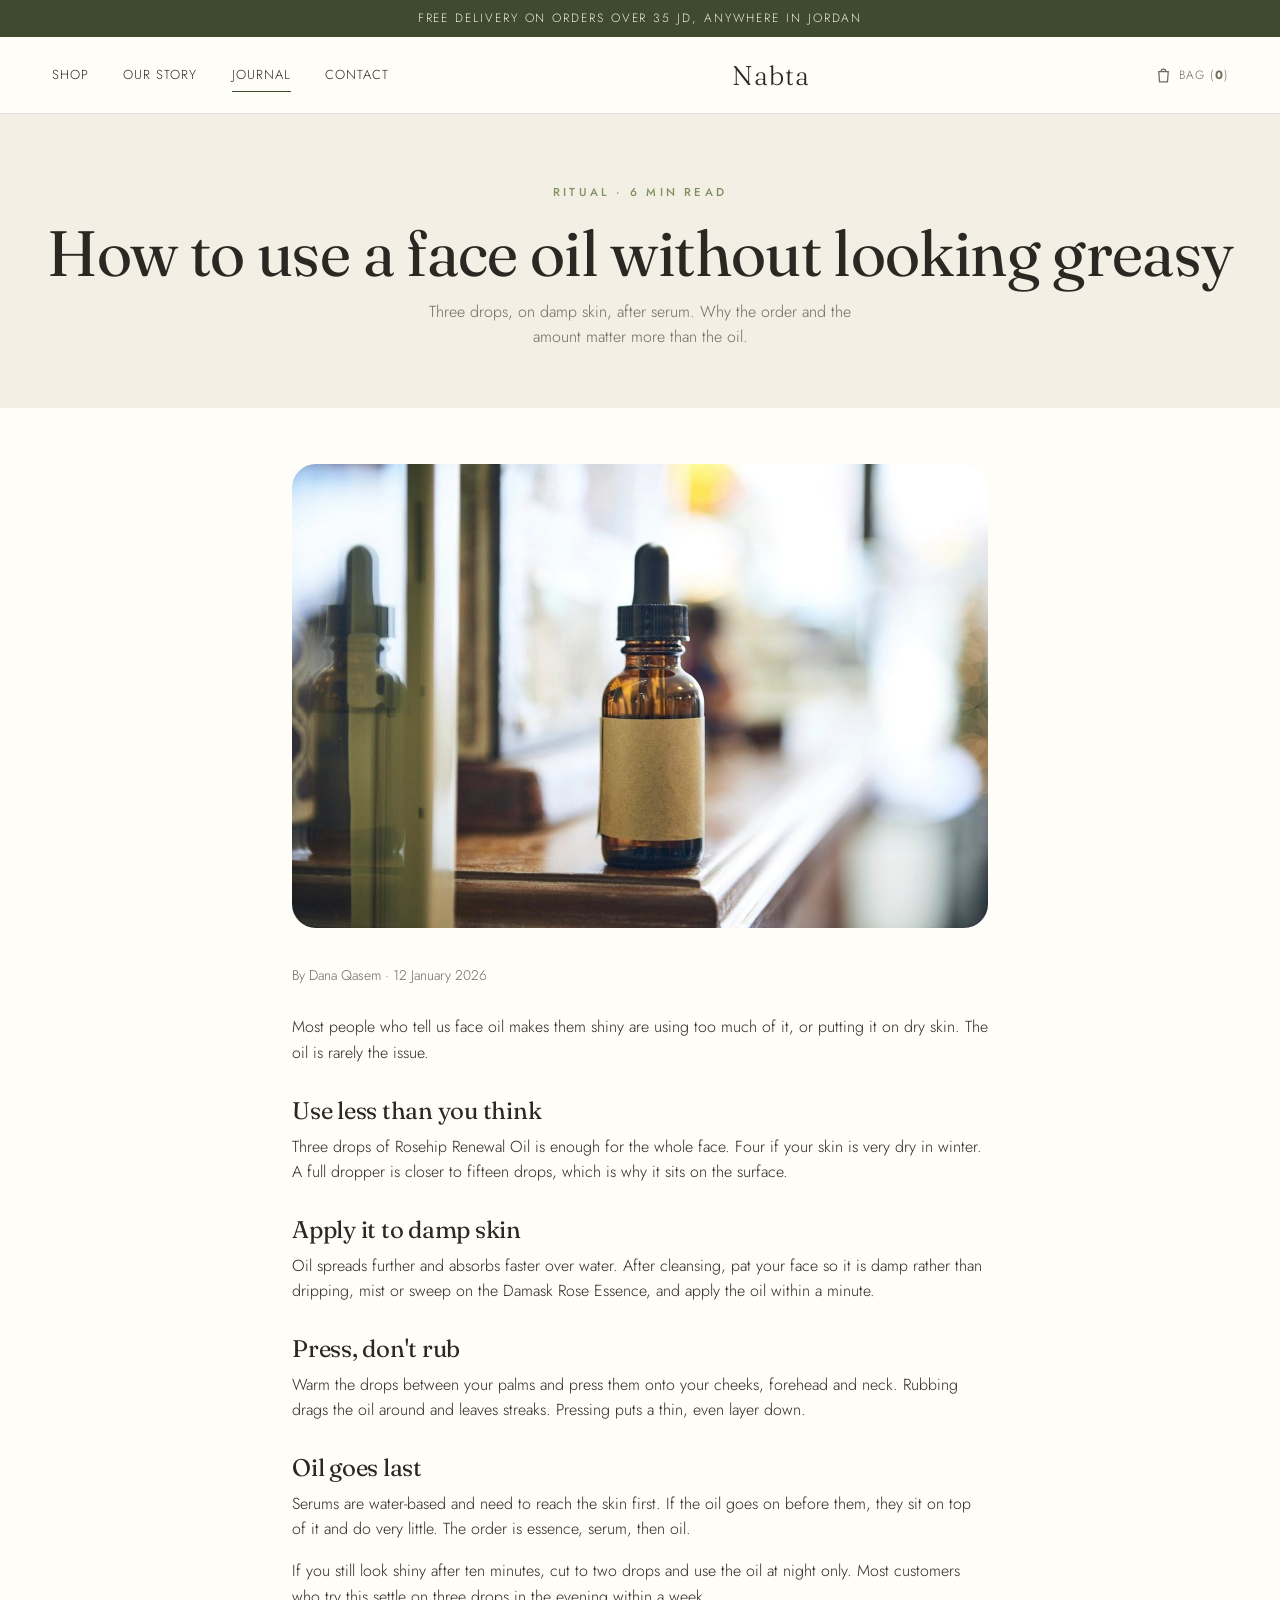
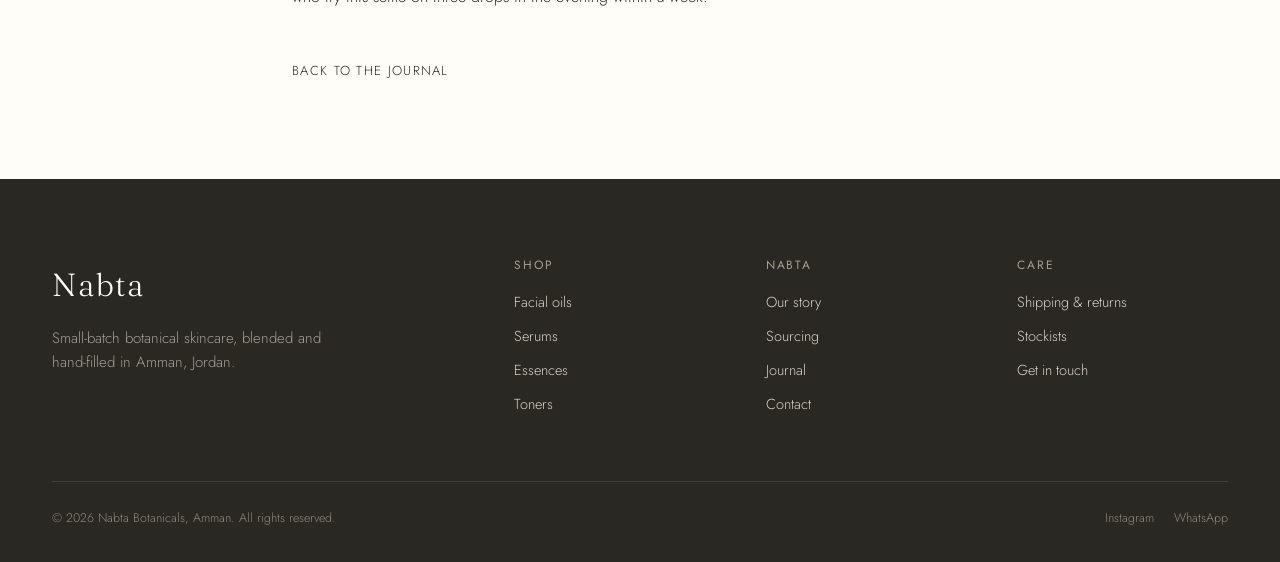
<file: journal-face-oil.html>
<!DOCTYPE html>
<html lang="en">
<head>
<meta charset="UTF-8">
<meta name="viewport" content="width=device-width, initial-scale=1.0">
<title>How to use a face oil without looking greasy - Nabta Journal</title>
<meta name="description" content="Three drops, on damp skin, after serum. Why the order and the amount matter more than the oil.">
<link rel="icon" href="assets/favicon.svg" type="image/svg+xml">
<link rel="preconnect" href="https://fonts.googleapis.com">
<link rel="preconnect" href="https://fonts.gstatic.com" crossorigin>
<link href="https://fonts.googleapis.com/css2?family=Fraunces:ital,opsz,wght@0,9..144,400;0,9..144,500;1,9..144,400&family=Jost:wght@300;400;500&display=swap" rel="stylesheet">
<link rel="stylesheet" href="assets/css/style.css?v=2">
</head>
<body>
<div class="topbar">Free delivery on orders over 35 JD, anywhere in Jordan</div>
<header>
  <div class="wrap nav">
    <button class="burger" aria-label="Menu"><span></span><span></span><span></span></button>
    <nav class="nav-links"><a href="shop.html">Shop</a><a href="story.html">Our Story</a><a href="journal.html" class="active">Journal</a><a href="contact.html">Contact</a></nav>
    <a href="index.html" class="brand-word">Nabta</a>
    <div class="nav-right">
      <a href="shop.html" class="nav-icon"><svg viewBox="0 0 24 24" fill="none" stroke="currentColor" stroke-width="1.6"><path d="M6 7h12l-1 13H7L6 7z"/><path d="M9 7a3 3 0 0 1 6 0"/></svg><span>Bag (<b data-cart-count>0</b>)</span></a>
    </div>
  </div>
</header>

<div class="page-hero">
  <span class="eyebrow">Ritual · 6 min read</span>
  <h1>How to use a face oil without looking greasy</h1>
  <p>Three drops, on damp skin, after serum. Why the order and the amount matter more than the oil.</p>
</div>

<section style="padding-top:56px">
  <div class="wrap" style="max-width:760px">
    <div class="split-media" style="aspect-ratio:3/2;margin-bottom:36px"><img src="assets/img/journal-1.jpg" alt="An amber dropper bottle of face oil on a windowsill"></div>
    <p style="color:var(--muted);font-size:14px;margin-bottom:28px">By Dana Qasem · 12 January 2026</p>
    <p style="margin-bottom:16px">Most people who tell us face oil makes them shiny are using too much of it, or putting it on dry skin. The oil is rarely the issue.</p>
    <h3 style="font-size:24px;margin:32px 0 10px">Use less than you think</h3>
    <p style="margin-bottom:16px">Three drops of Rosehip Renewal Oil is enough for the whole face. Four if your skin is very dry in winter. A full dropper is closer to fifteen drops, which is why it sits on the surface.</p>
    <h3 style="font-size:24px;margin:32px 0 10px">Apply it to damp skin</h3>
    <p style="margin-bottom:16px">Oil spreads further and absorbs faster over water. After cleansing, pat your face so it is damp rather than dripping, mist or sweep on the Damask Rose Essence, and apply the oil within a minute.</p>
    <h3 style="font-size:24px;margin:32px 0 10px">Press, don't rub</h3>
    <p style="margin-bottom:16px">Warm the drops between your palms and press them onto your cheeks, forehead and neck. Rubbing drags the oil around and leaves streaks. Pressing puts a thin, even layer down.</p>
    <h3 style="font-size:24px;margin:32px 0 10px">Oil goes last</h3>
    <p style="margin-bottom:16px">Serums are water-based and need to reach the skin first. If the oil goes on before them, they sit on top of it and do very little. The order is essence, serum, then oil.</p>
    <p style="margin-bottom:16px">If you still look shiny after ten minutes, cut to two drops and use the oil at night only. Most customers who try this settle on three drops in the evening within a week.</p>

    <p style="margin-top:48px"><a href="journal.html" class="link-underline">Back to the journal</a></p>
  </div>
</section>

<footer>
  <div class="wrap">
    <div class="foot-top">
      <div class="foot-brand"><span class="brand-word">Nabta</span><p>Small-batch botanical skincare, blended and hand-filled in Amman, Jordan.</p></div>
      <div class="foot-col"><h4>Shop</h4><a href="shop.html">Facial oils</a><a href="shop.html">Serums</a><a href="shop.html">Essences</a><a href="shop.html">Toners</a></div>
      <div class="foot-col"><h4>Nabta</h4><a href="story.html">Our story</a><a href="story.html#sourcing">Sourcing</a><a href="journal.html">Journal</a><a href="contact.html">Contact</a></div>
      <div class="foot-col"><h4>Care</h4><a href="contact.html#shipping">Shipping &amp; returns</a><a href="contact.html#stockists">Stockists</a><a href="contact.html">Get in touch</a></div>
    </div>
    <div class="foot-bottom"><span>© <span data-year>2026</span> Nabta Botanicals, Amman. All rights reserved.</span><div class="socials"><a href="https://instagram.com/nabta.botanicals" target="_blank" rel="noopener">Instagram</a><a href="https://wa.me/962796142273" target="_blank" rel="noopener">WhatsApp</a></div></div>
  </div>
</footer>
<script src="assets/js/main.js?v=2"></script>
</body>
</html>
</file>
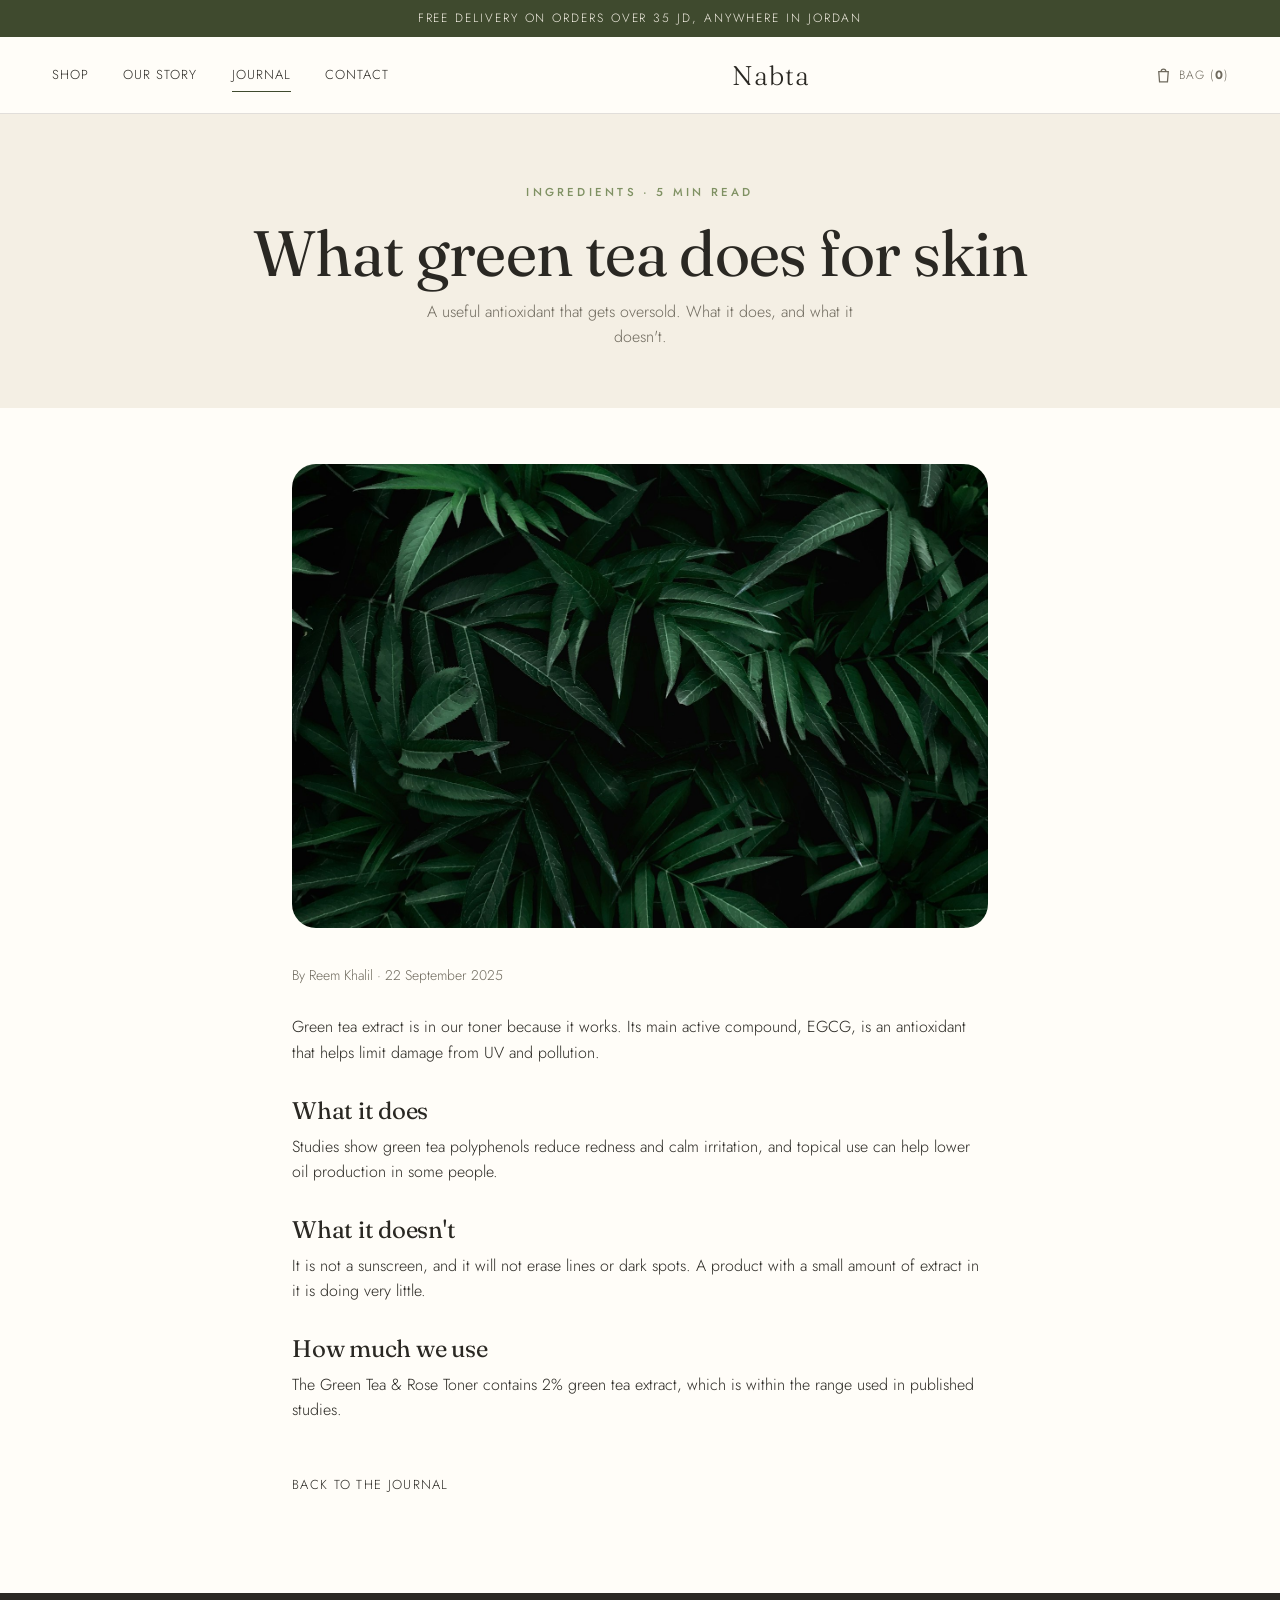
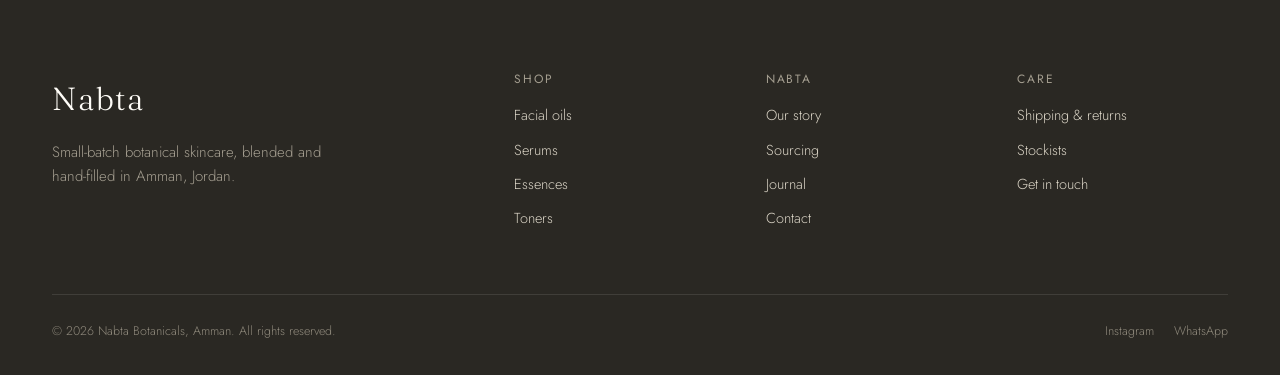
<file: journal-green-tea.html>
<!DOCTYPE html>
<html lang="en">
<head>
<meta charset="UTF-8">
<meta name="viewport" content="width=device-width, initial-scale=1.0">
<title>What green tea does for skin - Nabta Journal</title>
<meta name="description" content="A useful antioxidant that gets oversold. What it does, and what it doesn't.">
<link rel="icon" href="assets/favicon.svg" type="image/svg+xml">
<link rel="preconnect" href="https://fonts.googleapis.com">
<link rel="preconnect" href="https://fonts.gstatic.com" crossorigin>
<link href="https://fonts.googleapis.com/css2?family=Fraunces:ital,opsz,wght@0,9..144,400;0,9..144,500;1,9..144,400&family=Jost:wght@300;400;500&display=swap" rel="stylesheet">
<link rel="stylesheet" href="assets/css/style.css?v=2">
</head>
<body>
<div class="topbar">Free delivery on orders over 35 JD, anywhere in Jordan</div>
<header>
  <div class="wrap nav">
    <button class="burger" aria-label="Menu"><span></span><span></span><span></span></button>
    <nav class="nav-links"><a href="shop.html">Shop</a><a href="story.html">Our Story</a><a href="journal.html" class="active">Journal</a><a href="contact.html">Contact</a></nav>
    <a href="index.html" class="brand-word">Nabta</a>
    <div class="nav-right">
      <a href="shop.html" class="nav-icon"><svg viewBox="0 0 24 24" fill="none" stroke="currentColor" stroke-width="1.6"><path d="M6 7h12l-1 13H7L6 7z"/><path d="M9 7a3 3 0 0 1 6 0"/></svg><span>Bag (<b data-cart-count>0</b>)</span></a>
    </div>
  </div>
</header>

<div class="page-hero">
  <span class="eyebrow">Ingredients · 5 min read</span>
  <h1>What green tea does for skin</h1>
  <p>A useful antioxidant that gets oversold. What it does, and what it doesn't.</p>
</div>

<section style="padding-top:56px">
  <div class="wrap" style="max-width:760px">
    <div class="split-media" style="aspect-ratio:3/2;margin-bottom:36px"><img src="assets/img/botanical-2.jpg" alt=""></div>
    <p style="color:var(--muted);font-size:14px;margin-bottom:28px">By Reem Khalil · 22 September 2025</p>
    <p style="margin-bottom:16px">Green tea extract is in our toner because it works. Its main active compound, EGCG, is an antioxidant that helps limit damage from UV and pollution.</p>
    <h3 style="font-size:24px;margin:32px 0 10px">What it does</h3>
    <p style="margin-bottom:16px">Studies show green tea polyphenols reduce redness and calm irritation, and topical use can help lower oil production in some people.</p>
    <h3 style="font-size:24px;margin:32px 0 10px">What it doesn't</h3>
    <p style="margin-bottom:16px">It is not a sunscreen, and it will not erase lines or dark spots. A product with a small amount of extract in it is doing very little.</p>
    <h3 style="font-size:24px;margin:32px 0 10px">How much we use</h3>
    <p style="margin-bottom:16px">The Green Tea &amp; Rose Toner contains 2% green tea extract, which is within the range used in published studies.</p>

    <p style="margin-top:48px"><a href="journal.html" class="link-underline">Back to the journal</a></p>
  </div>
</section>

<footer>
  <div class="wrap">
    <div class="foot-top">
      <div class="foot-brand"><span class="brand-word">Nabta</span><p>Small-batch botanical skincare, blended and hand-filled in Amman, Jordan.</p></div>
      <div class="foot-col"><h4>Shop</h4><a href="shop.html">Facial oils</a><a href="shop.html">Serums</a><a href="shop.html">Essences</a><a href="shop.html">Toners</a></div>
      <div class="foot-col"><h4>Nabta</h4><a href="story.html">Our story</a><a href="story.html#sourcing">Sourcing</a><a href="journal.html">Journal</a><a href="contact.html">Contact</a></div>
      <div class="foot-col"><h4>Care</h4><a href="contact.html#shipping">Shipping &amp; returns</a><a href="contact.html#stockists">Stockists</a><a href="contact.html">Get in touch</a></div>
    </div>
    <div class="foot-bottom"><span>© <span data-year>2026</span> Nabta Botanicals, Amman. All rights reserved.</span><div class="socials"><a href="https://instagram.com/nabta.botanicals" target="_blank" rel="noopener">Instagram</a><a href="https://wa.me/962796142273" target="_blank" rel="noopener">WhatsApp</a></div></div>
  </div>
</footer>
<script src="assets/js/main.js?v=2"></script>
</body>
</html>
</file>
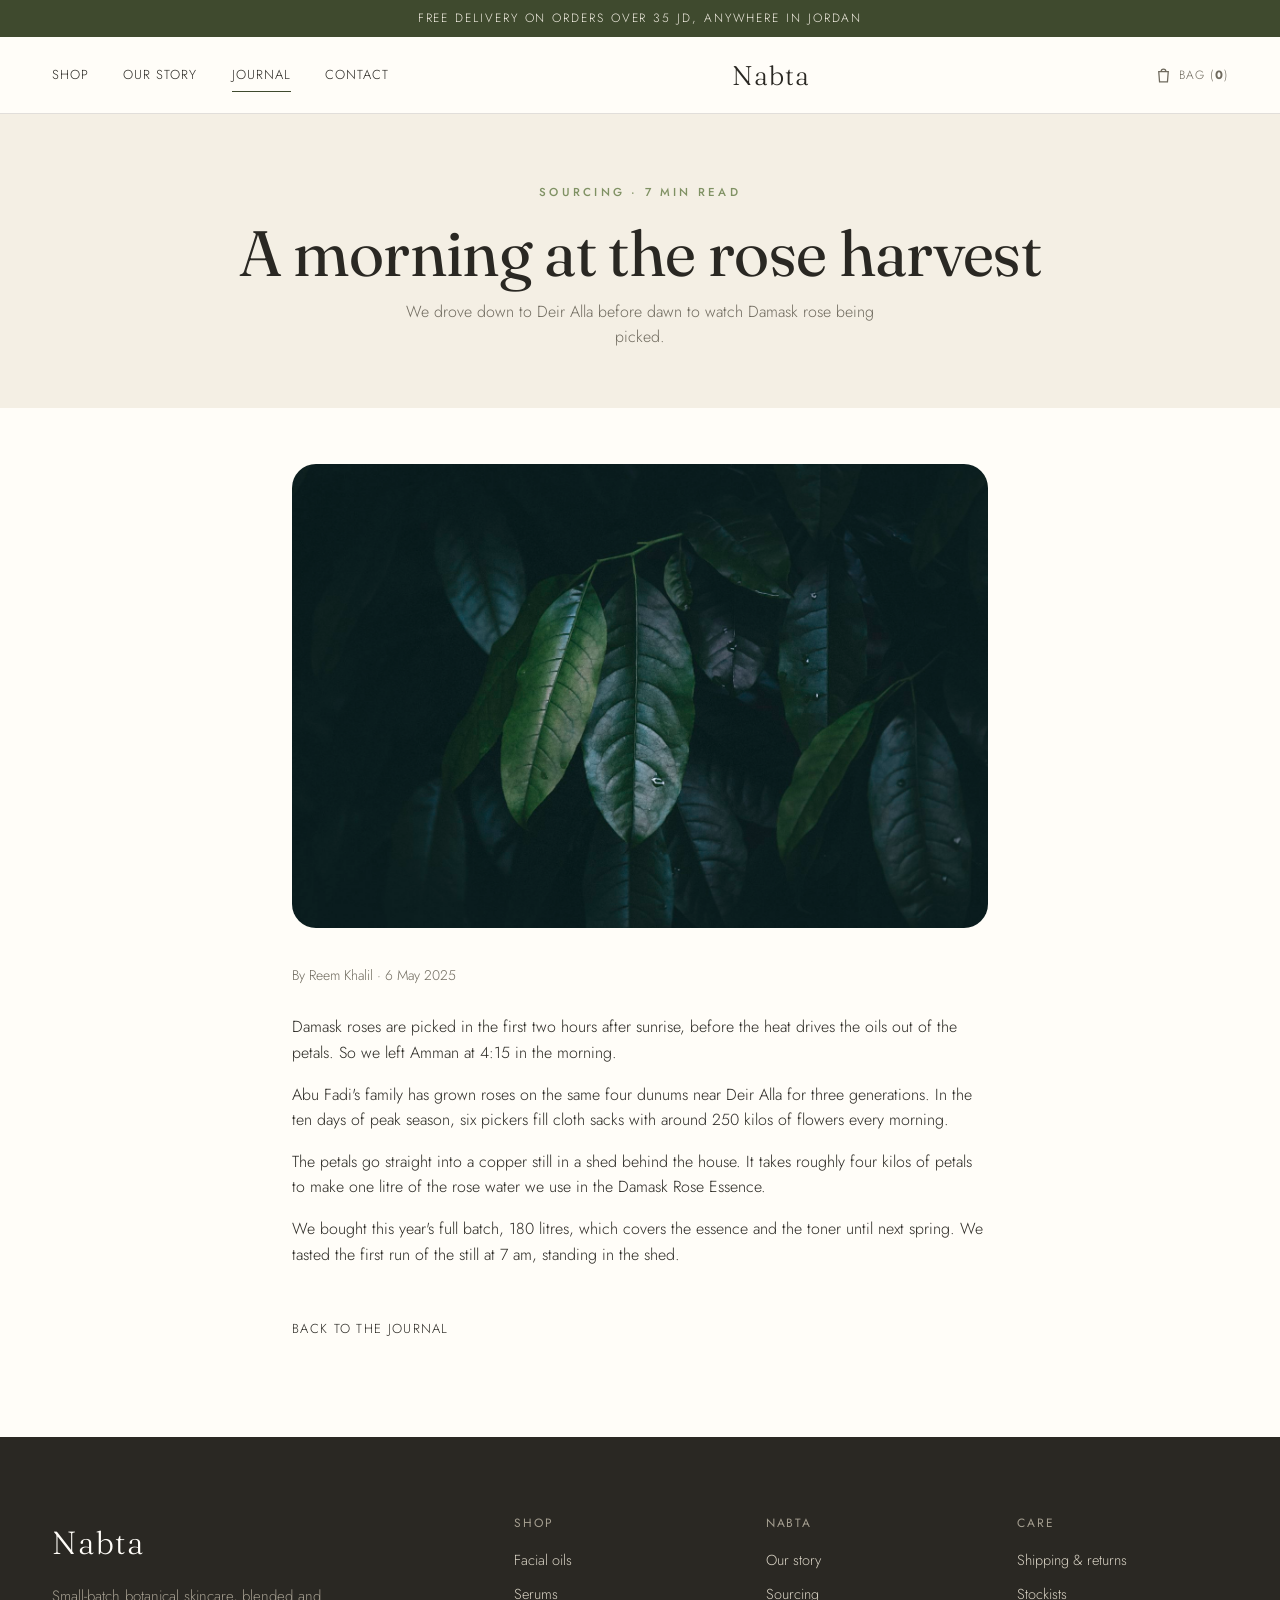
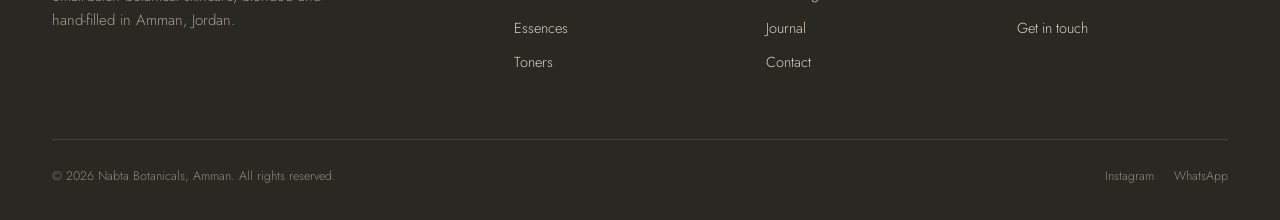
<file: journal-rose-harvest.html>
<!DOCTYPE html>
<html lang="en">
<head>
<meta charset="UTF-8">
<meta name="viewport" content="width=device-width, initial-scale=1.0">
<title>A morning at the rose harvest - Nabta Journal</title>
<meta name="description" content="We drove down to Deir Alla before dawn to watch Damask rose being picked.">
<link rel="icon" href="assets/favicon.svg" type="image/svg+xml">
<link rel="preconnect" href="https://fonts.googleapis.com">
<link rel="preconnect" href="https://fonts.gstatic.com" crossorigin>
<link href="https://fonts.googleapis.com/css2?family=Fraunces:ital,opsz,wght@0,9..144,400;0,9..144,500;1,9..144,400&family=Jost:wght@300;400;500&display=swap" rel="stylesheet">
<link rel="stylesheet" href="assets/css/style.css?v=2">
</head>
<body>
<div class="topbar">Free delivery on orders over 35 JD, anywhere in Jordan</div>
<header>
  <div class="wrap nav">
    <button class="burger" aria-label="Menu"><span></span><span></span><span></span></button>
    <nav class="nav-links"><a href="shop.html">Shop</a><a href="story.html">Our Story</a><a href="journal.html" class="active">Journal</a><a href="contact.html">Contact</a></nav>
    <a href="index.html" class="brand-word">Nabta</a>
    <div class="nav-right">
      <a href="shop.html" class="nav-icon"><svg viewBox="0 0 24 24" fill="none" stroke="currentColor" stroke-width="1.6"><path d="M6 7h12l-1 13H7L6 7z"/><path d="M9 7a3 3 0 0 1 6 0"/></svg><span>Bag (<b data-cart-count>0</b>)</span></a>
    </div>
  </div>
</header>

<div class="page-hero">
  <span class="eyebrow">Sourcing · 7 min read</span>
  <h1>A morning at the rose harvest</h1>
  <p>We drove down to Deir Alla before dawn to watch Damask rose being picked.</p>
</div>

<section style="padding-top:56px">
  <div class="wrap" style="max-width:760px">
    <div class="split-media" style="aspect-ratio:3/2;margin-bottom:36px"><img src="assets/img/botanical-1.jpg" alt=""></div>
    <p style="color:var(--muted);font-size:14px;margin-bottom:28px">By Reem Khalil · 6 May 2025</p>
    <p style="margin-bottom:16px">Damask roses are picked in the first two hours after sunrise, before the heat drives the oils out of the petals. So we left Amman at 4:15 in the morning.</p>
    <p style="margin-bottom:16px">Abu Fadi's family has grown roses on the same four dunums near Deir Alla for three generations. In the ten days of peak season, six pickers fill cloth sacks with around 250 kilos of flowers every morning.</p>
    <p style="margin-bottom:16px">The petals go straight into a copper still in a shed behind the house. It takes roughly four kilos of petals to make one litre of the rose water we use in the Damask Rose Essence.</p>
    <p style="margin-bottom:16px">We bought this year's full batch, 180 litres, which covers the essence and the toner until next spring. We tasted the first run of the still at 7 am, standing in the shed.</p>

    <p style="margin-top:48px"><a href="journal.html" class="link-underline">Back to the journal</a></p>
  </div>
</section>

<footer>
  <div class="wrap">
    <div class="foot-top">
      <div class="foot-brand"><span class="brand-word">Nabta</span><p>Small-batch botanical skincare, blended and hand-filled in Amman, Jordan.</p></div>
      <div class="foot-col"><h4>Shop</h4><a href="shop.html">Facial oils</a><a href="shop.html">Serums</a><a href="shop.html">Essences</a><a href="shop.html">Toners</a></div>
      <div class="foot-col"><h4>Nabta</h4><a href="story.html">Our story</a><a href="story.html#sourcing">Sourcing</a><a href="journal.html">Journal</a><a href="contact.html">Contact</a></div>
      <div class="foot-col"><h4>Care</h4><a href="contact.html#shipping">Shipping &amp; returns</a><a href="contact.html#stockists">Stockists</a><a href="contact.html">Get in touch</a></div>
    </div>
    <div class="foot-bottom"><span>© <span data-year>2026</span> Nabta Botanicals, Amman. All rights reserved.</span><div class="socials"><a href="https://instagram.com/nabta.botanicals" target="_blank" rel="noopener">Instagram</a><a href="https://wa.me/962796142273" target="_blank" rel="noopener">WhatsApp</a></div></div>
  </div>
</footer>
<script src="assets/js/main.js?v=2"></script>
</body>
</html>
</file>
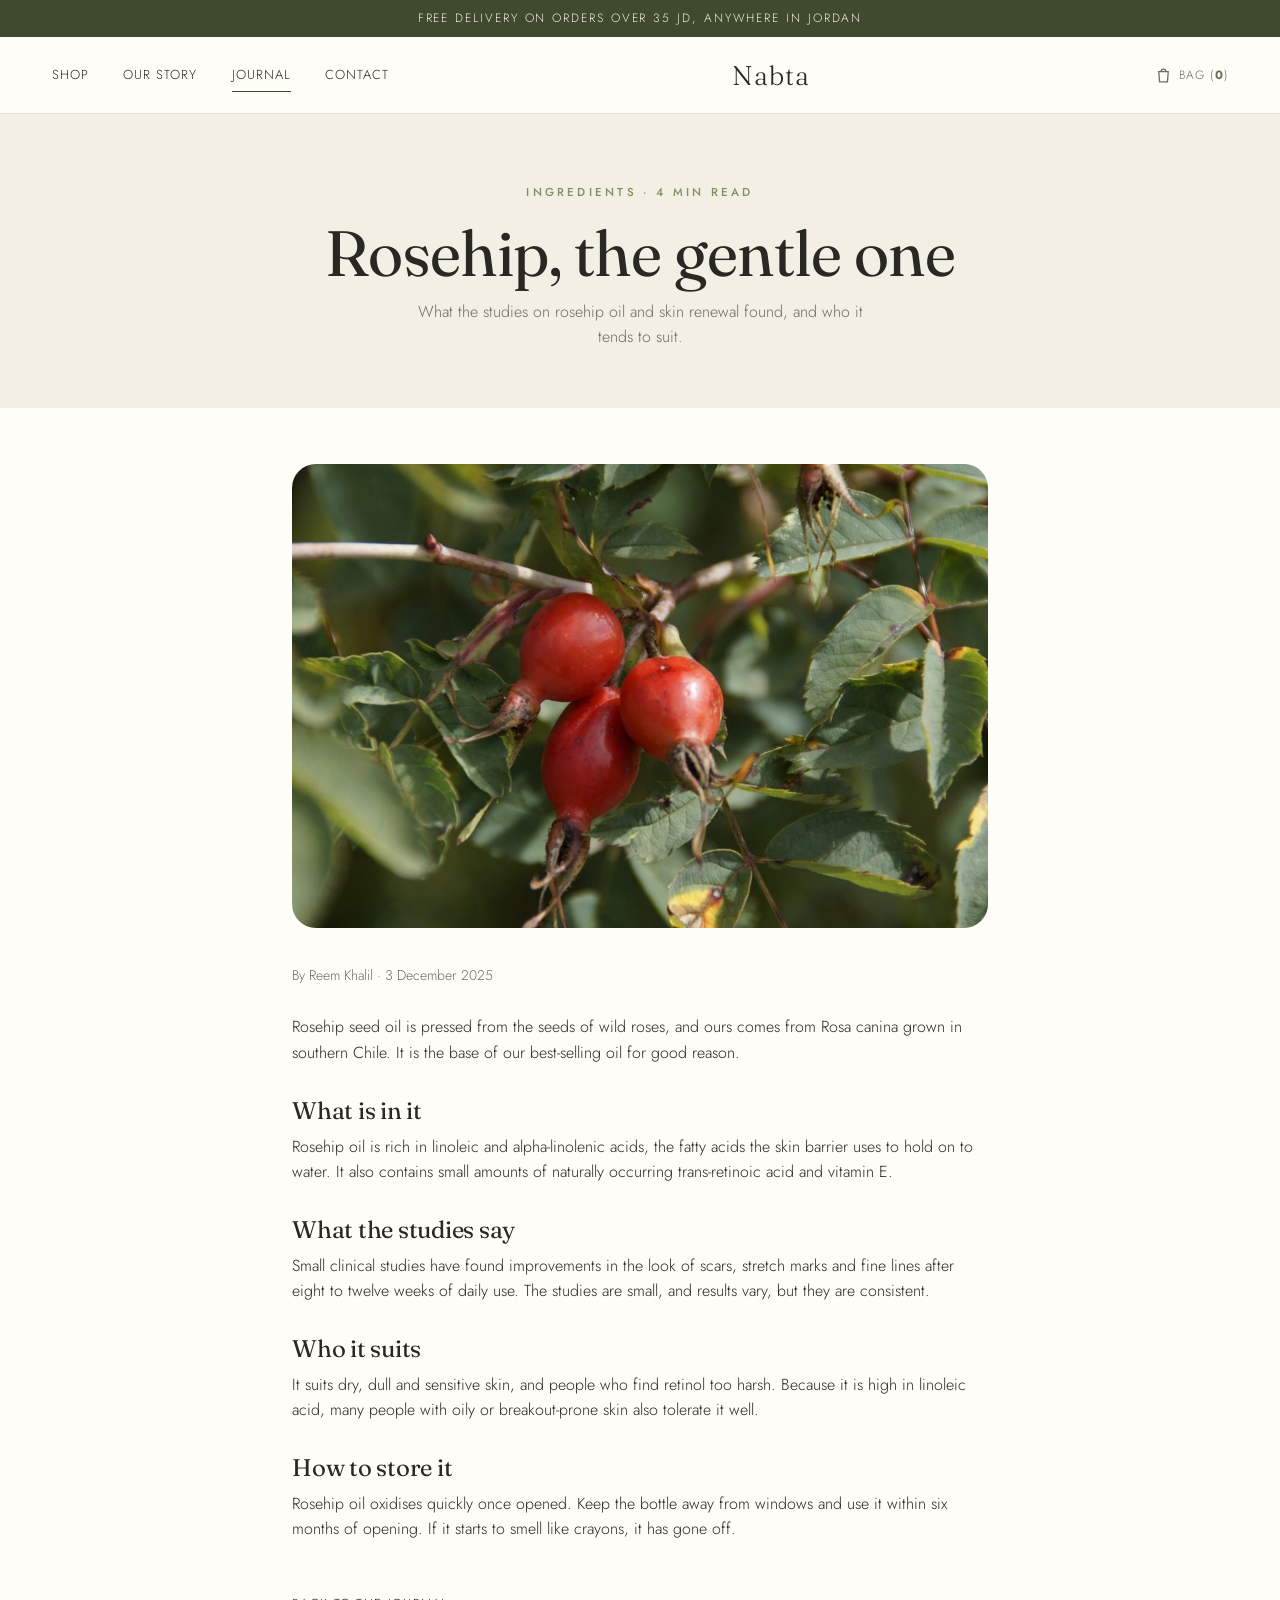
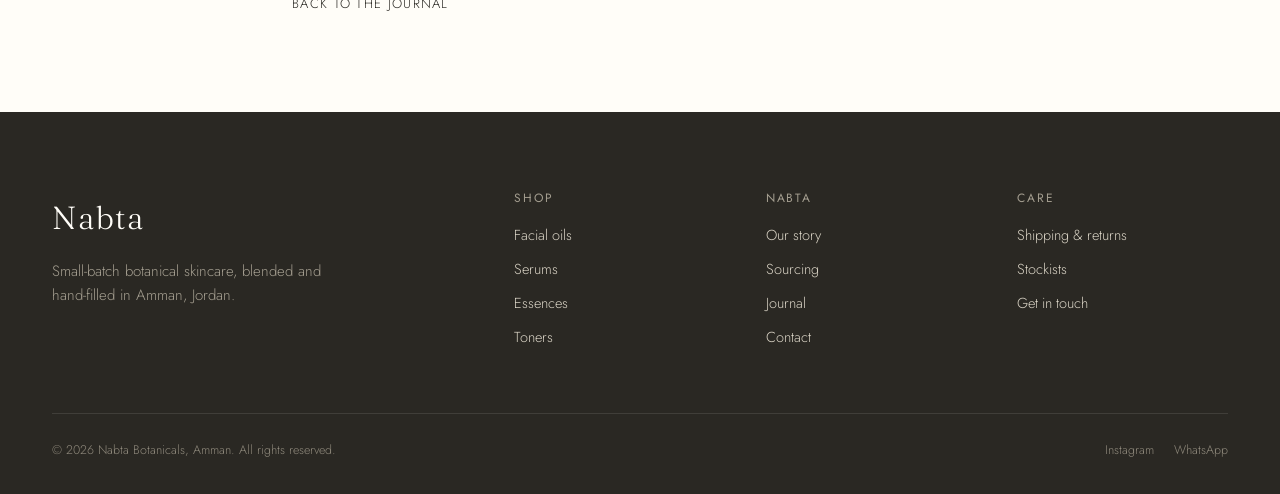
<file: journal-rosehip.html>
<!DOCTYPE html>
<html lang="en">
<head>
<meta charset="UTF-8">
<meta name="viewport" content="width=device-width, initial-scale=1.0">
<title>Rosehip, the gentle one - Nabta Journal</title>
<meta name="description" content="What the studies on rosehip oil and skin renewal found, and who it tends to suit.">
<link rel="icon" href="assets/favicon.svg" type="image/svg+xml">
<link rel="preconnect" href="https://fonts.googleapis.com">
<link rel="preconnect" href="https://fonts.gstatic.com" crossorigin>
<link href="https://fonts.googleapis.com/css2?family=Fraunces:ital,opsz,wght@0,9..144,400;0,9..144,500;1,9..144,400&family=Jost:wght@300;400;500&display=swap" rel="stylesheet">
<link rel="stylesheet" href="assets/css/style.css?v=2">
</head>
<body>
<div class="topbar">Free delivery on orders over 35 JD, anywhere in Jordan</div>
<header>
  <div class="wrap nav">
    <button class="burger" aria-label="Menu"><span></span><span></span><span></span></button>
    <nav class="nav-links"><a href="shop.html">Shop</a><a href="story.html">Our Story</a><a href="journal.html" class="active">Journal</a><a href="contact.html">Contact</a></nav>
    <a href="index.html" class="brand-word">Nabta</a>
    <div class="nav-right">
      <a href="shop.html" class="nav-icon"><svg viewBox="0 0 24 24" fill="none" stroke="currentColor" stroke-width="1.6"><path d="M6 7h12l-1 13H7L6 7z"/><path d="M9 7a3 3 0 0 1 6 0"/></svg><span>Bag (<b data-cart-count>0</b>)</span></a>
    </div>
  </div>
</header>

<div class="page-hero">
  <span class="eyebrow">Ingredients · 4 min read</span>
  <h1>Rosehip, the gentle one</h1>
  <p>What the studies on rosehip oil and skin renewal found, and who it tends to suit.</p>
</div>

<section style="padding-top:56px">
  <div class="wrap" style="max-width:760px">
    <div class="split-media" style="aspect-ratio:3/2;margin-bottom:36px"><img src="assets/img/journal-2.jpg" alt=""></div>
    <p style="color:var(--muted);font-size:14px;margin-bottom:28px">By Reem Khalil · 3 December 2025</p>
    <p style="margin-bottom:16px">Rosehip seed oil is pressed from the seeds of wild roses, and ours comes from Rosa canina grown in southern Chile. It is the base of our best-selling oil for good reason.</p>
    <h3 style="font-size:24px;margin:32px 0 10px">What is in it</h3>
    <p style="margin-bottom:16px">Rosehip oil is rich in linoleic and alpha-linolenic acids, the fatty acids the skin barrier uses to hold on to water. It also contains small amounts of naturally occurring trans-retinoic acid and vitamin E.</p>
    <h3 style="font-size:24px;margin:32px 0 10px">What the studies say</h3>
    <p style="margin-bottom:16px">Small clinical studies have found improvements in the look of scars, stretch marks and fine lines after eight to twelve weeks of daily use. The studies are small, and results vary, but they are consistent.</p>
    <h3 style="font-size:24px;margin:32px 0 10px">Who it suits</h3>
    <p style="margin-bottom:16px">It suits dry, dull and sensitive skin, and people who find retinol too harsh. Because it is high in linoleic acid, many people with oily or breakout-prone skin also tolerate it well.</p>
    <h3 style="font-size:24px;margin:32px 0 10px">How to store it</h3>
    <p style="margin-bottom:16px">Rosehip oil oxidises quickly once opened. Keep the bottle away from windows and use it within six months of opening. If it starts to smell like crayons, it has gone off.</p>

    <p style="margin-top:48px"><a href="journal.html" class="link-underline">Back to the journal</a></p>
  </div>
</section>

<footer>
  <div class="wrap">
    <div class="foot-top">
      <div class="foot-brand"><span class="brand-word">Nabta</span><p>Small-batch botanical skincare, blended and hand-filled in Amman, Jordan.</p></div>
      <div class="foot-col"><h4>Shop</h4><a href="shop.html">Facial oils</a><a href="shop.html">Serums</a><a href="shop.html">Essences</a><a href="shop.html">Toners</a></div>
      <div class="foot-col"><h4>Nabta</h4><a href="story.html">Our story</a><a href="story.html#sourcing">Sourcing</a><a href="journal.html">Journal</a><a href="contact.html">Contact</a></div>
      <div class="foot-col"><h4>Care</h4><a href="contact.html#shipping">Shipping &amp; returns</a><a href="contact.html#stockists">Stockists</a><a href="contact.html">Get in touch</a></div>
    </div>
    <div class="foot-bottom"><span>© <span data-year>2026</span> Nabta Botanicals, Amman. All rights reserved.</span><div class="socials"><a href="https://instagram.com/nabta.botanicals" target="_blank" rel="noopener">Instagram</a><a href="https://wa.me/962796142273" target="_blank" rel="noopener">WhatsApp</a></div></div>
  </div>
</footer>
<script src="assets/js/main.js?v=2"></script>
</body>
</html>
</file>
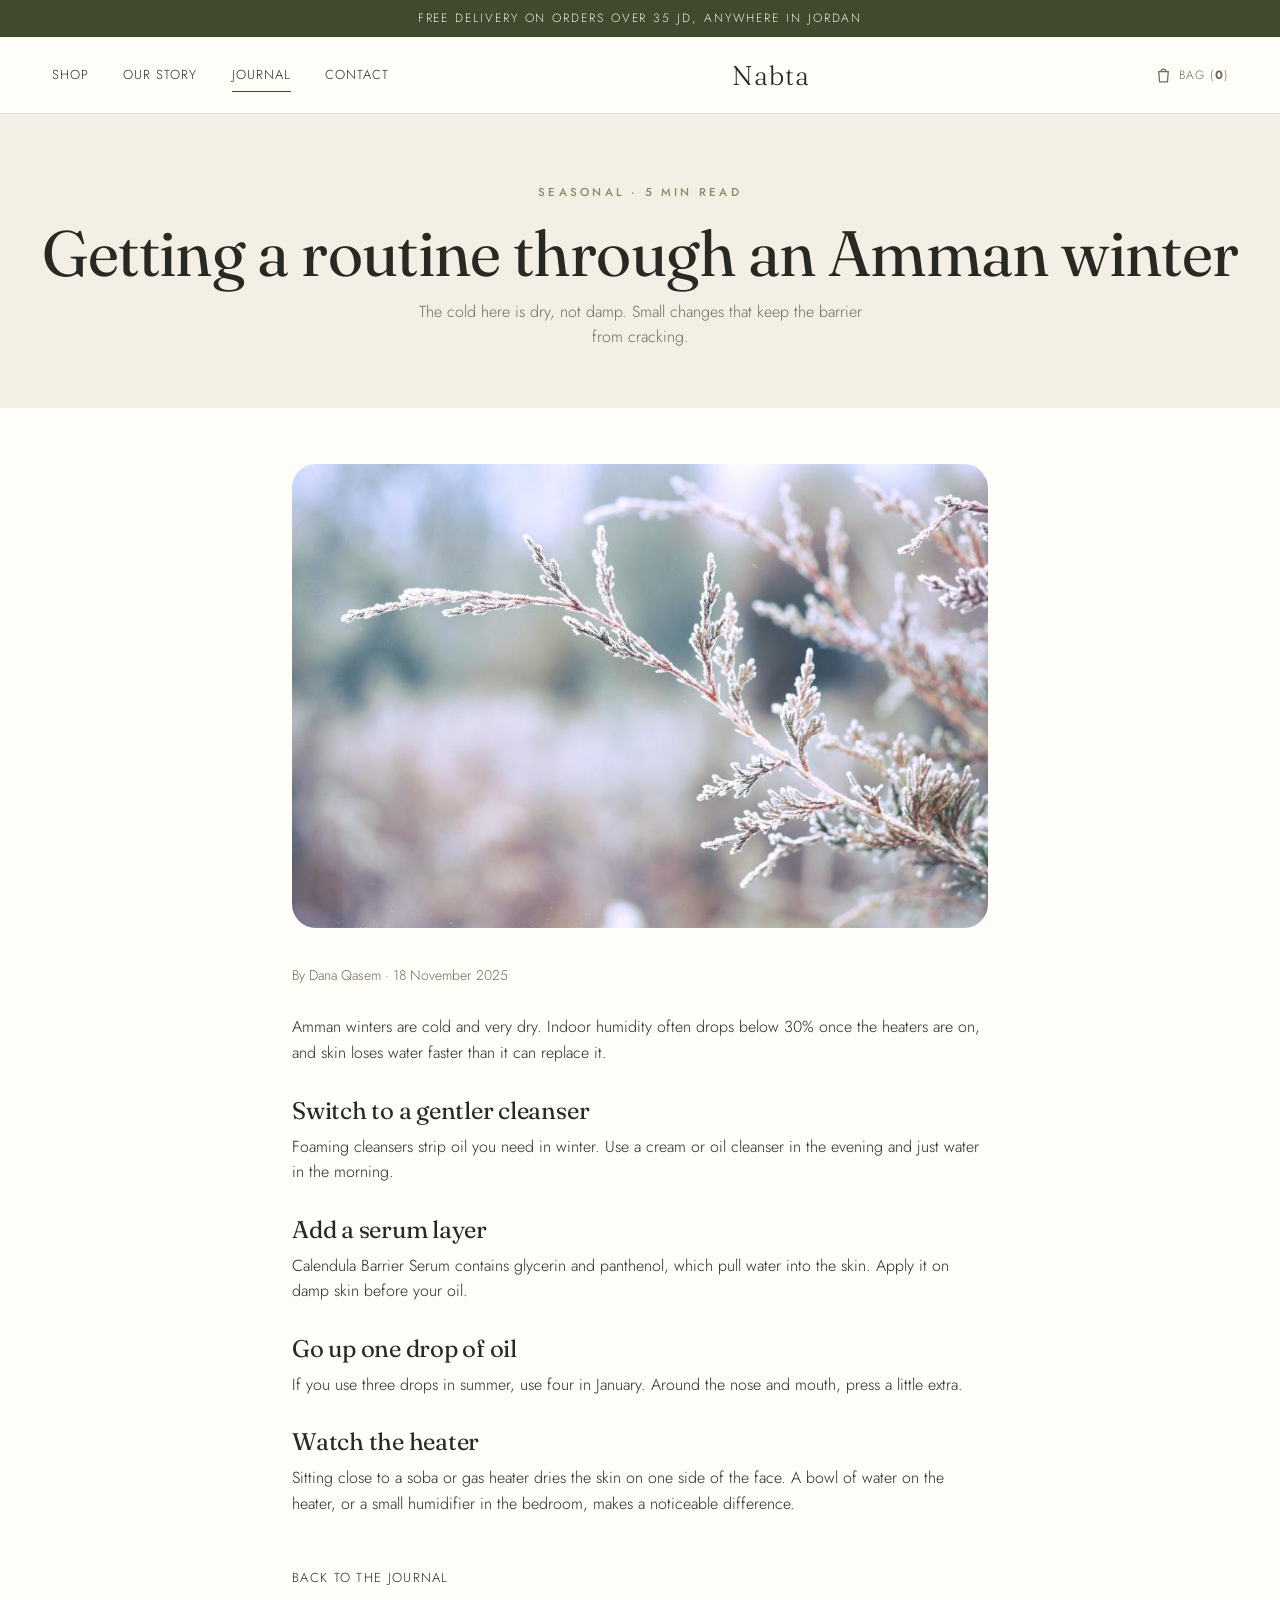
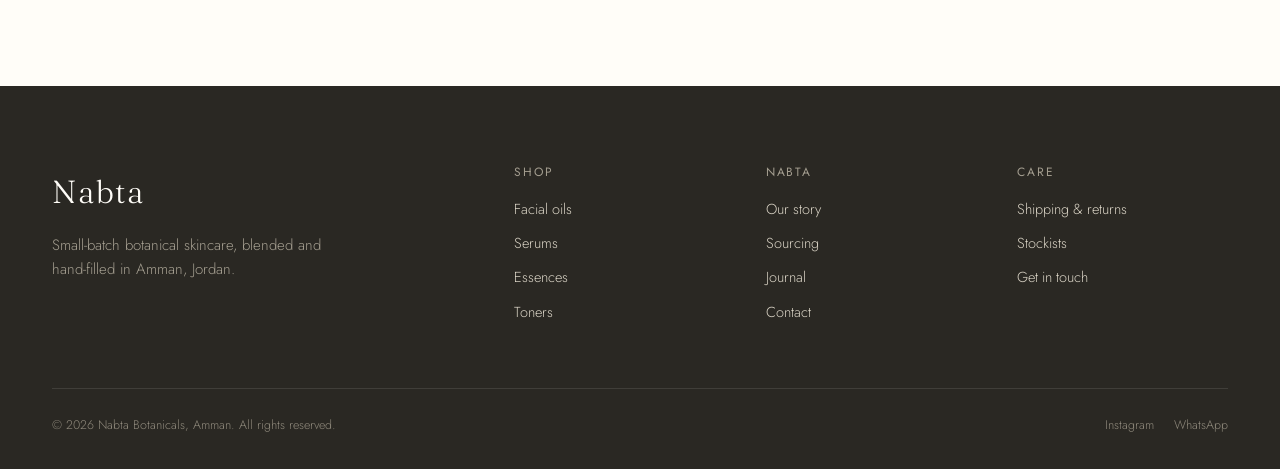
<file: journal-winter.html>
<!DOCTYPE html>
<html lang="en">
<head>
<meta charset="UTF-8">
<meta name="viewport" content="width=device-width, initial-scale=1.0">
<title>Getting a routine through an Amman winter - Nabta Journal</title>
<meta name="description" content="The cold here is dry, not damp. Small changes that keep the barrier from cracking.">
<link rel="icon" href="assets/favicon.svg" type="image/svg+xml">
<link rel="preconnect" href="https://fonts.googleapis.com">
<link rel="preconnect" href="https://fonts.gstatic.com" crossorigin>
<link href="https://fonts.googleapis.com/css2?family=Fraunces:ital,opsz,wght@0,9..144,400;0,9..144,500;1,9..144,400&family=Jost:wght@300;400;500&display=swap" rel="stylesheet">
<link rel="stylesheet" href="assets/css/style.css?v=2">
</head>
<body>
<div class="topbar">Free delivery on orders over 35 JD, anywhere in Jordan</div>
<header>
  <div class="wrap nav">
    <button class="burger" aria-label="Menu"><span></span><span></span><span></span></button>
    <nav class="nav-links"><a href="shop.html">Shop</a><a href="story.html">Our Story</a><a href="journal.html" class="active">Journal</a><a href="contact.html">Contact</a></nav>
    <a href="index.html" class="brand-word">Nabta</a>
    <div class="nav-right">
      <a href="shop.html" class="nav-icon"><svg viewBox="0 0 24 24" fill="none" stroke="currentColor" stroke-width="1.6"><path d="M6 7h12l-1 13H7L6 7z"/><path d="M9 7a3 3 0 0 1 6 0"/></svg><span>Bag (<b data-cart-count>0</b>)</span></a>
    </div>
  </div>
</header>

<div class="page-hero">
  <span class="eyebrow">Seasonal · 5 min read</span>
  <h1>Getting a routine through an Amman winter</h1>
  <p>The cold here is dry, not damp. Small changes that keep the barrier from cracking.</p>
</div>

<section style="padding-top:56px">
  <div class="wrap" style="max-width:760px">
    <div class="split-media" style="aspect-ratio:3/2;margin-bottom:36px"><img src="assets/img/journal-3.jpg" alt="A frost-covered juniper branch in winter"></div>
    <p style="color:var(--muted);font-size:14px;margin-bottom:28px">By Dana Qasem · 18 November 2025</p>
    <p style="margin-bottom:16px">Amman winters are cold and very dry. Indoor humidity often drops below 30% once the heaters are on, and skin loses water faster than it can replace it.</p>
    <h3 style="font-size:24px;margin:32px 0 10px">Switch to a gentler cleanser</h3>
    <p style="margin-bottom:16px">Foaming cleansers strip oil you need in winter. Use a cream or oil cleanser in the evening and just water in the morning.</p>
    <h3 style="font-size:24px;margin:32px 0 10px">Add a serum layer</h3>
    <p style="margin-bottom:16px">Calendula Barrier Serum contains glycerin and panthenol, which pull water into the skin. Apply it on damp skin before your oil.</p>
    <h3 style="font-size:24px;margin:32px 0 10px">Go up one drop of oil</h3>
    <p style="margin-bottom:16px">If you use three drops in summer, use four in January. Around the nose and mouth, press a little extra.</p>
    <h3 style="font-size:24px;margin:32px 0 10px">Watch the heater</h3>
    <p style="margin-bottom:16px">Sitting close to a soba or gas heater dries the skin on one side of the face. A bowl of water on the heater, or a small humidifier in the bedroom, makes a noticeable difference.</p>

    <p style="margin-top:48px"><a href="journal.html" class="link-underline">Back to the journal</a></p>
  </div>
</section>

<footer>
  <div class="wrap">
    <div class="foot-top">
      <div class="foot-brand"><span class="brand-word">Nabta</span><p>Small-batch botanical skincare, blended and hand-filled in Amman, Jordan.</p></div>
      <div class="foot-col"><h4>Shop</h4><a href="shop.html">Facial oils</a><a href="shop.html">Serums</a><a href="shop.html">Essences</a><a href="shop.html">Toners</a></div>
      <div class="foot-col"><h4>Nabta</h4><a href="story.html">Our story</a><a href="story.html#sourcing">Sourcing</a><a href="journal.html">Journal</a><a href="contact.html">Contact</a></div>
      <div class="foot-col"><h4>Care</h4><a href="contact.html#shipping">Shipping &amp; returns</a><a href="contact.html#stockists">Stockists</a><a href="contact.html">Get in touch</a></div>
    </div>
    <div class="foot-bottom"><span>© <span data-year>2026</span> Nabta Botanicals, Amman. All rights reserved.</span><div class="socials"><a href="https://instagram.com/nabta.botanicals" target="_blank" rel="noopener">Instagram</a><a href="https://wa.me/962796142273" target="_blank" rel="noopener">WhatsApp</a></div></div>
  </div>
</footer>
<script src="assets/js/main.js?v=2"></script>
</body>
</html>
</file>
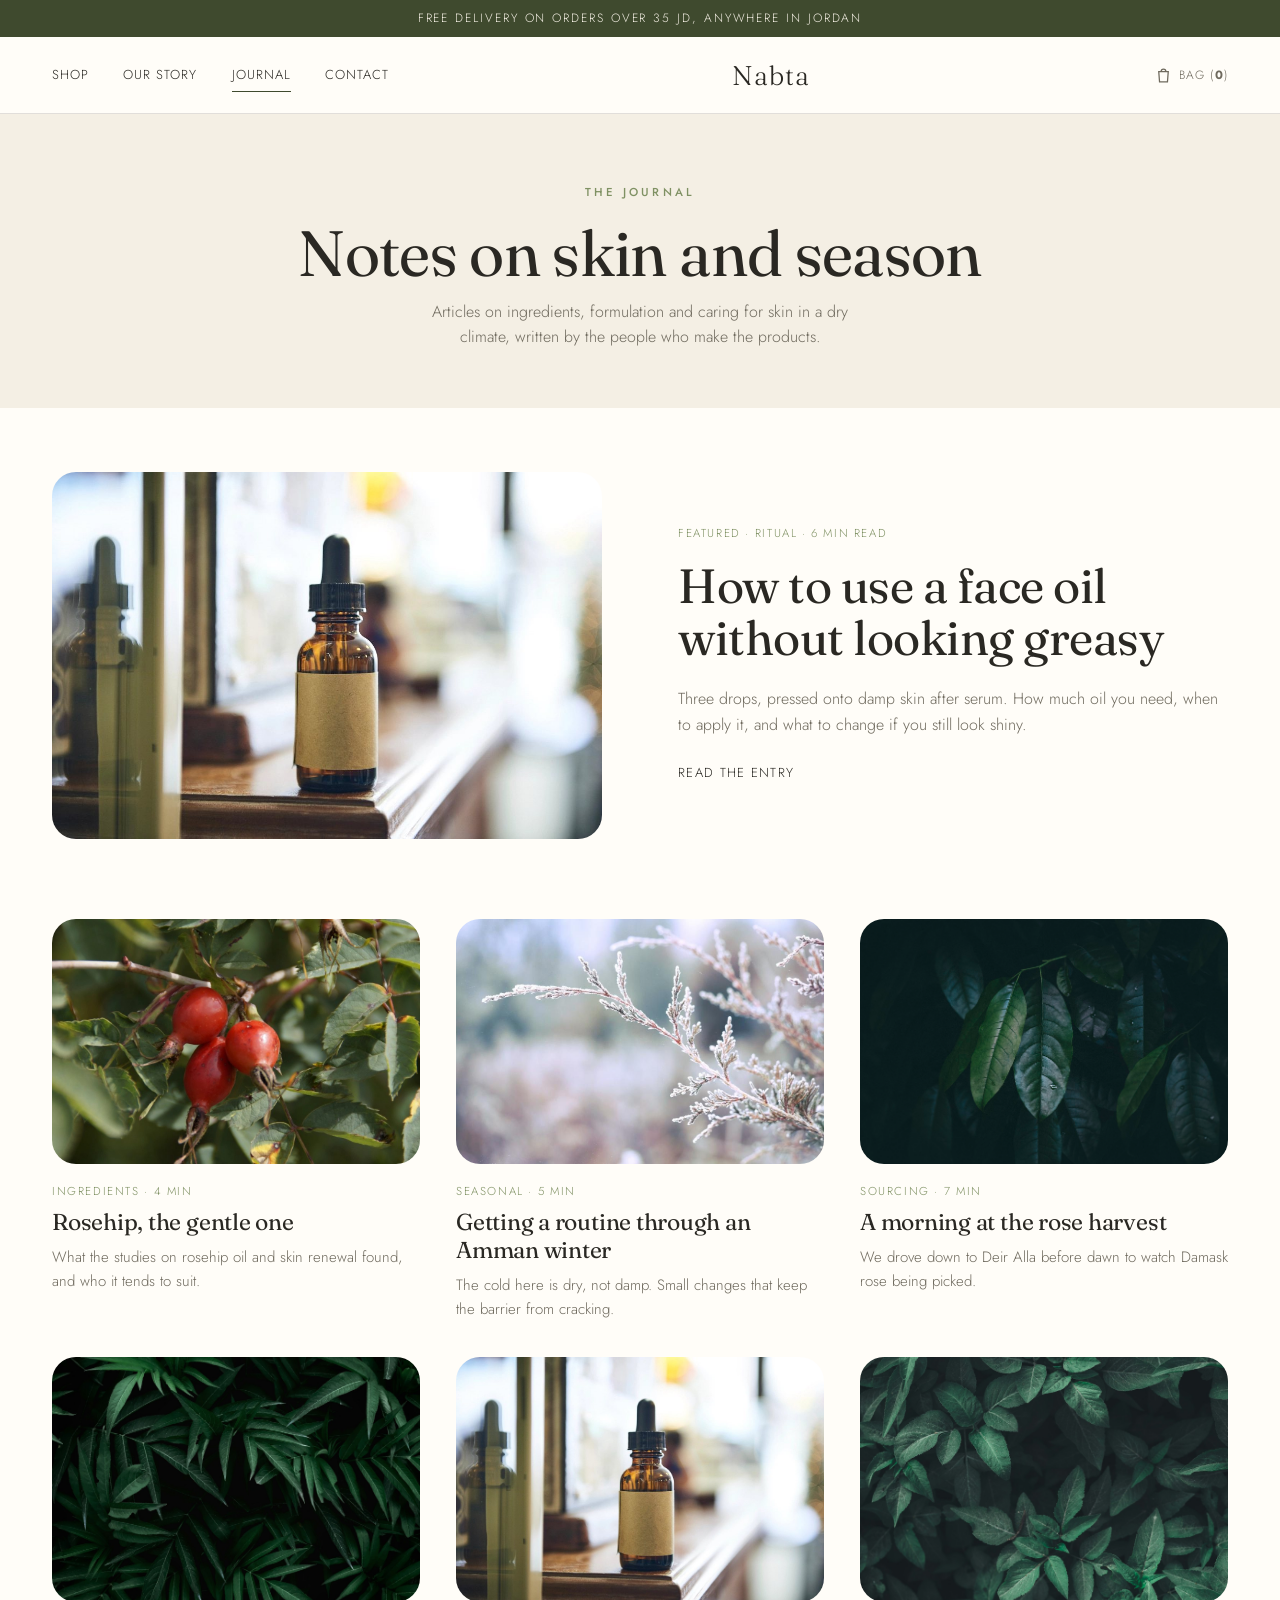
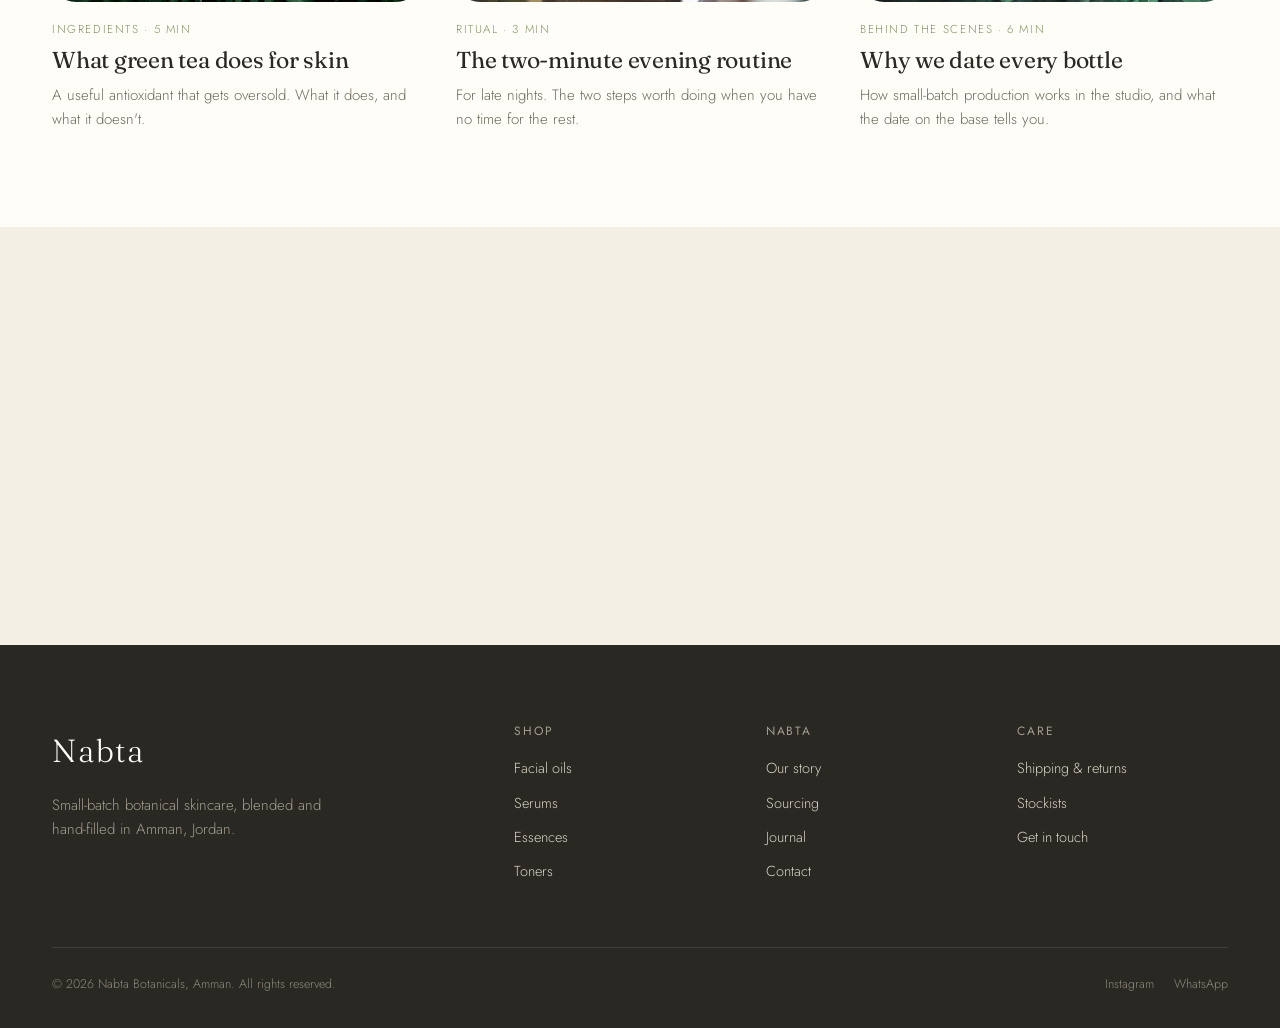
<file: journal.html>
<!DOCTYPE html>
<html lang="en">
<head>
<meta charset="UTF-8">
<meta name="viewport" content="width=device-width, initial-scale=1.0">
<title>Journal - Nabta Botanical Skincare</title>
<meta name="description" content="Notes on skin, season and botanicals from the Nabta studio in Amman. Written by the people who make the products.">
<link rel="icon" href="assets/favicon.svg" type="image/svg+xml">
<link rel="preconnect" href="https://fonts.googleapis.com">
<link rel="preconnect" href="https://fonts.gstatic.com" crossorigin>
<link href="https://fonts.googleapis.com/css2?family=Fraunces:ital,opsz,wght@0,9..144,400;0,9..144,500;1,9..144,400&family=Jost:wght@300;400;500&display=swap" rel="stylesheet">
<link rel="stylesheet" href="assets/css/style.css?v=2">
</head>
<body>
<div class="topbar">Free delivery on orders over 35 JD, anywhere in Jordan</div>
<header>
  <div class="wrap nav">
    <button class="burger" aria-label="Menu"><span></span><span></span><span></span></button>
    <nav class="nav-links"><a href="shop.html">Shop</a><a href="story.html">Our Story</a><a href="journal.html" class="active">Journal</a><a href="contact.html">Contact</a></nav>
    <a href="index.html" class="brand-word">Nabta</a>
    <div class="nav-right">
      <a href="shop.html" class="nav-icon"><svg viewBox="0 0 24 24" fill="none" stroke="currentColor" stroke-width="1.6"><path d="M6 7h12l-1 13H7L6 7z"/><path d="M9 7a3 3 0 0 1 6 0"/></svg><span>Bag (<b data-cart-count>0</b>)</span></a>
    </div>
  </div>
</header>

<div class="page-hero">
  <span class="eyebrow">The Journal</span>
  <h1>Notes on skin and season</h1>
  <p>Articles on ingredients, formulation and caring for skin in a dry climate, written by the people who make the products.</p>
</div>

<section style="padding-top:64px">
  <div class="wrap">
    <!-- featured -->
    <a href="journal-face-oil.html" class="split" data-r style="margin-bottom:80px;text-decoration:none">
      <div class="split-media" style="aspect-ratio:3/2"><img src="assets/img/journal-1.jpg" alt="An amber dropper bottle of face oil on a windowsill"></div>
      <div class="split-copy">
        <div class="jmeta" style="color:var(--sage);font-size:11.5px;letter-spacing:.14em;text-transform:uppercase;margin-bottom:12px">Featured · Ritual · 6 min read</div>
        <h2>How to use a face oil without looking greasy</h2>
        <p style="margin-top:16px">Three drops, pressed onto damp skin after serum. How much oil you need, when to apply it, and what to change if you still look shiny.</p>
        <span class="link-underline" style="margin-top:8px;display:inline-block">Read the entry</span>
      </div>
    </a>

    <div class="jgrid">
      <a href="journal-rosehip.html" class="jcard" data-r><div class="jmedia"><img src="assets/img/journal-2.jpg" alt=""></div><div class="jmeta">Ingredients · 4 min</div><h3>Rosehip, the gentle one</h3><p>What the studies on rosehip oil and skin renewal found, and who it tends to suit.</p></a>
      <a href="journal-winter.html" class="jcard" data-r><div class="jmedia"><img src="assets/img/journal-3.jpg" alt="A frost-covered juniper branch in winter"></div><div class="jmeta">Seasonal · 5 min</div><h3>Getting a routine through an Amman winter</h3><p>The cold here is dry, not damp. Small changes that keep the barrier from cracking.</p></a>
      <a href="journal-rose-harvest.html" class="jcard" data-r><div class="jmedia"><img src="assets/img/botanical-1.jpg" alt=""></div><div class="jmeta">Sourcing · 7 min</div><h3>A morning at the rose harvest</h3><p>We drove down to Deir Alla before dawn to watch Damask rose being picked.</p></a>
      <a href="journal-green-tea.html" class="jcard" data-r><div class="jmedia"><img src="assets/img/botanical-2.jpg" alt=""></div><div class="jmeta">Ingredients · 5 min</div><h3>What green tea does for skin</h3><p>A useful antioxidant that gets oversold. What it does, and what it doesn't.</p></a>
      <a href="journal-evening-reset.html" class="jcard" data-r><div class="jmedia"><img src="assets/img/journal-1.jpg" alt="An amber dropper bottle of face oil on a windowsill"></div><div class="jmeta">Ritual · 3 min</div><h3>The two-minute evening routine</h3><p>For late nights. The two steps worth doing when you have no time for the rest.</p></a>
      <a href="journal-batch-dates.html" class="jcard" data-r><div class="jmedia"><img src="assets/img/botanical-3.jpg" alt=""></div><div class="jmeta">Behind the scenes · 6 min</div><h3>Why we date every bottle</h3><p>How small-batch production works in the studio, and what the date on the base tells you.</p></a>
    </div>
  </div>
</section>

<section class="news">
  <div class="wrap">
    <span class="eyebrow" data-r>Never miss an entry</span>
    <h2 data-r>The Nabta letter</h2>
    <p data-r>One email a month with new articles, seasonal advice and restock dates.</p>
    <form data-form data-r>
      <input type="email" placeholder="Your email address" required>
      <button class="btn" type="submit">Subscribe</button>
      <p data-note style="display:none;color:var(--sage);width:100%;margin-top:12px">Thanks. You're on the list.</p>
    </form>
  </div>
</section>

<footer>
  <div class="wrap">
    <div class="foot-top">
      <div class="foot-brand"><span class="brand-word">Nabta</span><p>Small-batch botanical skincare, blended and hand-filled in Amman, Jordan.</p></div>
      <div class="foot-col"><h4>Shop</h4><a href="shop.html">Facial oils</a><a href="shop.html">Serums</a><a href="shop.html">Essences</a><a href="shop.html">Toners</a></div>
      <div class="foot-col"><h4>Nabta</h4><a href="story.html">Our story</a><a href="story.html#sourcing">Sourcing</a><a href="journal.html">Journal</a><a href="contact.html">Contact</a></div>
      <div class="foot-col"><h4>Care</h4><a href="contact.html#shipping">Shipping &amp; returns</a><a href="contact.html#stockists">Stockists</a><a href="contact.html">Get in touch</a></div>
    </div>
    <div class="foot-bottom"><span>© <span data-year>2026</span> Nabta Botanicals, Amman. All rights reserved.</span><div class="socials"><a href="https://instagram.com/nabta.botanicals" target="_blank" rel="noopener">Instagram</a><a href="https://wa.me/962796142273" target="_blank" rel="noopener">WhatsApp</a></div></div>
  </div>
</footer>
<script src="assets/js/main.js?v=2"></script>
</body>
</html>
</file>
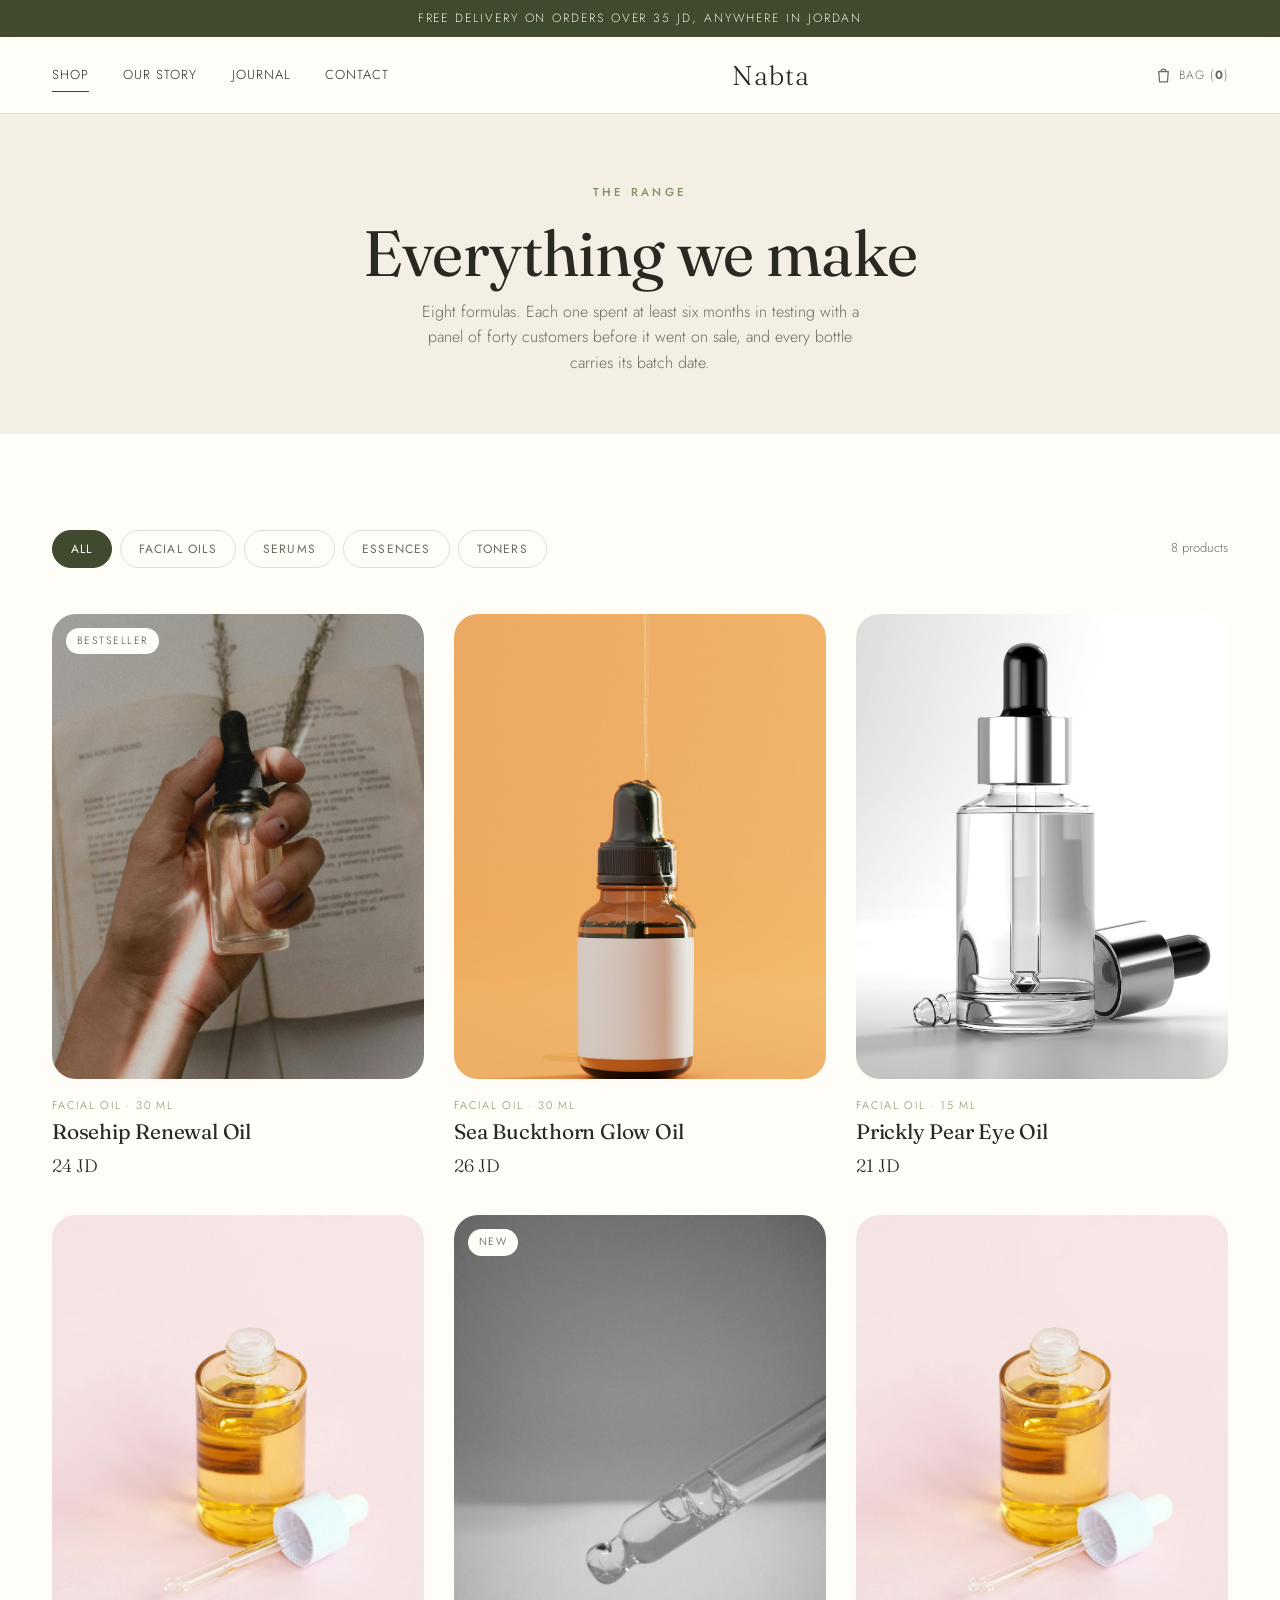
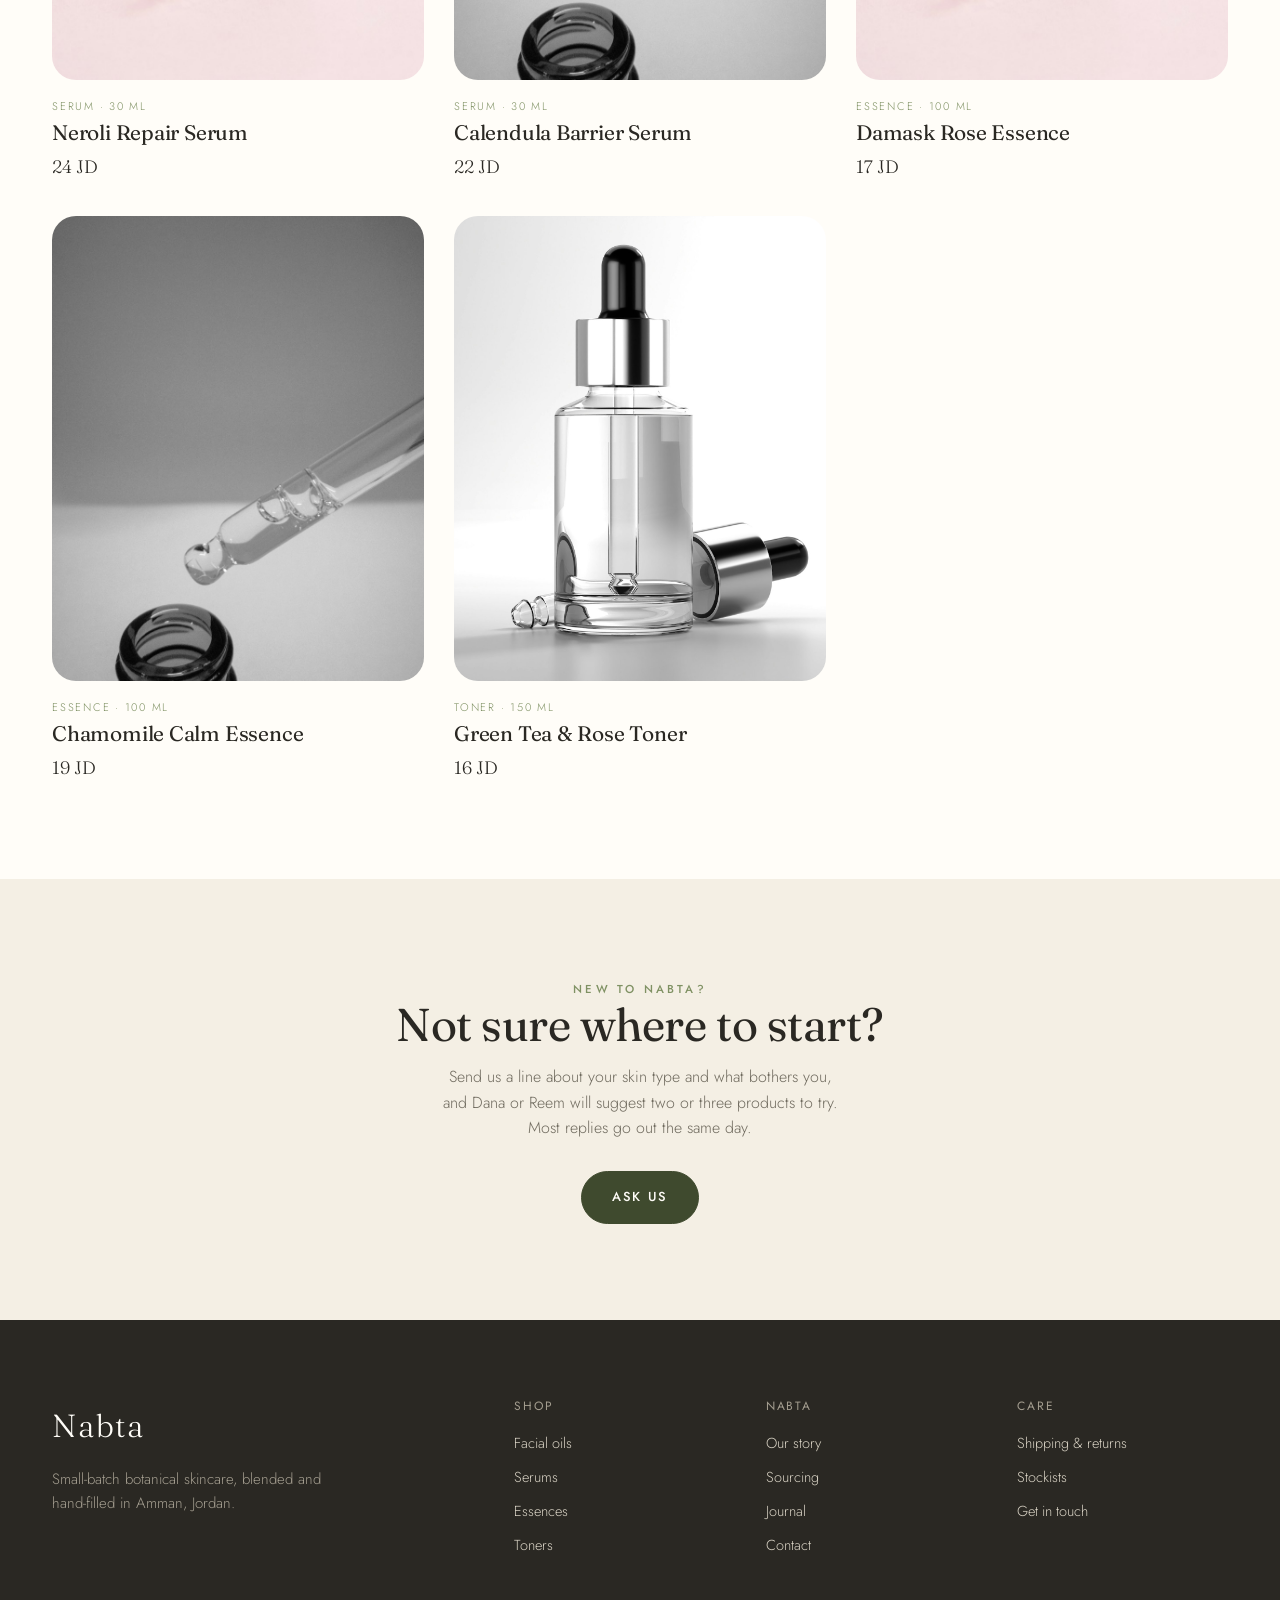
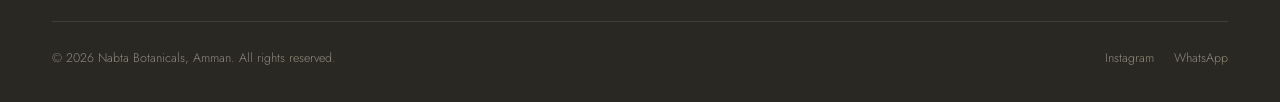
<file: shop.html>
<!DOCTYPE html>
<html lang="en">
<head>
<meta charset="UTF-8">
<meta name="viewport" content="width=device-width, initial-scale=1.0">
<title>Shop - Nabta Botanical Skincare</title>
<meta name="description" content="Nabta's full range of small-batch botanical skincare: cold-pressed facial oils, plant serums, essences and toners, made in Amman.">
<link rel="icon" href="assets/favicon.svg" type="image/svg+xml">
<link rel="preconnect" href="https://fonts.googleapis.com">
<link rel="preconnect" href="https://fonts.gstatic.com" crossorigin>
<link href="https://fonts.googleapis.com/css2?family=Fraunces:ital,opsz,wght@0,9..144,400;0,9..144,500;1,9..144,400&family=Jost:wght@300;400;500&display=swap" rel="stylesheet">
<link rel="stylesheet" href="assets/css/style.css?v=2">
</head>
<body>
<div class="topbar">Free delivery on orders over 35 JD, anywhere in Jordan</div>
<header>
  <div class="wrap nav">
    <button class="burger" aria-label="Menu"><span></span><span></span><span></span></button>
    <nav class="nav-links">
      <a href="shop.html" class="active">Shop</a>
      <a href="story.html">Our Story</a>
      <a href="journal.html">Journal</a>
      <a href="contact.html">Contact</a>
    </nav>
    <a href="index.html" class="brand-word">Nabta</a>
    <div class="nav-right">
      <a href="shop.html" class="nav-icon"><svg viewBox="0 0 24 24" fill="none" stroke="currentColor" stroke-width="1.6"><path d="M6 7h12l-1 13H7L6 7z"/><path d="M9 7a3 3 0 0 1 6 0"/></svg><span>Bag (<b data-cart-count>0</b>)</span></a>
    </div>
  </div>
</header>

<div class="page-hero">
  <span class="eyebrow">The range</span>
  <h1>Everything we make</h1>
  <p>Eight formulas. Each one spent at least six months in testing with a panel of forty customers before it went on sale, and every bottle carries its batch date.</p>
</div>

<section>
  <div class="wrap">
    <div class="shop-bar">
      <div class="filters">
        <button class="on" data-filter="all">All</button>
        <button data-filter="oils">Facial Oils</button>
        <button data-filter="serums">Serums</button>
        <button data-filter="essences">Essences</button>
        <button data-filter="toners">Toners</button>
      </div>
      <span class="sort">8 products</span>
    </div>

    <div class="prod-grid">
      <article class="prod" data-cat="oils" data-r><div class="prod-media"><span class="prod-tag">Bestseller</span><img src="assets/img/prod-1.jpg" alt="Rosehip Renewal Oil in a glass dropper bottle"></div><div class="prod-cat">Facial Oil · 30 ml</div><h3>Rosehip Renewal Oil</h3><div class="prod-foot"><span class="prod-price">24 JD</span><span class="prod-add" data-add>Add to bag</span></div></article>
      <article class="prod" data-cat="oils" data-r><div class="prod-media"><img src="assets/img/prod-4.jpg" alt="Sea Buckthorn Glow Oil in an amber dropper bottle"></div><div class="prod-cat">Facial Oil · 30 ml</div><h3>Sea Buckthorn Glow Oil</h3><div class="prod-foot"><span class="prod-price">26 JD</span><span class="prod-add" data-add>Add to bag</span></div></article>
      <article class="prod" data-cat="oils" data-r><div class="prod-media"><img src="assets/img/prod-5.jpg" alt="Prickly Pear Eye Oil in a small glass dropper bottle"></div><div class="prod-cat">Facial Oil · 15 ml</div><h3>Prickly Pear Eye Oil</h3><div class="prod-foot"><span class="prod-price">21 JD</span><span class="prod-add" data-add>Add to bag</span></div></article>
      <article class="prod" data-cat="serums" data-r><div class="prod-media"><img src="assets/img/prod-2.jpg" alt="Neroli Repair Serum in a glass dropper bottle"></div><div class="prod-cat">Serum · 30 ml</div><h3>Neroli Repair Serum</h3><div class="prod-foot"><span class="prod-price">24 JD</span><span class="prod-add" data-add>Add to bag</span></div></article>
      <article class="prod" data-cat="serums" data-r><div class="prod-media"><span class="prod-tag">New</span><img src="assets/img/prod-3.jpg" alt="Calendula Barrier Serum in a dark glass dropper bottle"></div><div class="prod-cat">Serum · 30 ml</div><h3>Calendula Barrier Serum</h3><div class="prod-foot"><span class="prod-price">22 JD</span><span class="prod-add" data-add>Add to bag</span></div></article>
      <article class="prod" data-cat="essences" data-r><div class="prod-media"><img src="assets/img/prod-2.jpg" alt="Damask Rose Essence in a glass dropper bottle"></div><div class="prod-cat">Essence · 100 ml</div><h3>Damask Rose Essence</h3><div class="prod-foot"><span class="prod-price">17 JD</span><span class="prod-add" data-add>Add to bag</span></div></article>
      <article class="prod" data-cat="essences" data-r><div class="prod-media"><img src="assets/img/prod-3.jpg" alt="Chamomile Calm Essence in a dark glass dropper bottle"></div><div class="prod-cat">Essence · 100 ml</div><h3>Chamomile Calm Essence</h3><div class="prod-foot"><span class="prod-price">19 JD</span><span class="prod-add" data-add>Add to bag</span></div></article>
      <article class="prod" data-cat="toners" data-r><div class="prod-media"><img src="assets/img/prod-5.jpg" alt="Green Tea and Rose Toner in a glass bottle"></div><div class="prod-cat">Toner · 150 ml</div><h3>Green Tea &amp; Rose Toner</h3><div class="prod-foot"><span class="prod-price">16 JD</span><span class="prod-add" data-add>Add to bag</span></div></article>
    </div>
  </div>
</section>

<section class="news">
  <div class="wrap">
    <span class="eyebrow" data-r>New to Nabta?</span>
    <h2 data-r>Not sure where to start?</h2>
    <p data-r>Send us a line about your skin type and what bothers you, and Dana or Reem will suggest two or three products to try. Most replies go out the same day.</p>
    <div data-r><a href="contact.html" class="btn">Ask us</a></div>
  </div>
</section>

<footer>
  <div class="wrap">
    <div class="foot-top">
      <div class="foot-brand"><span class="brand-word">Nabta</span><p>Small-batch botanical skincare, blended and hand-filled in Amman, Jordan.</p></div>
      <div class="foot-col"><h4>Shop</h4><a href="shop.html">Facial oils</a><a href="shop.html">Serums</a><a href="shop.html">Essences</a><a href="shop.html">Toners</a></div>
      <div class="foot-col"><h4>Nabta</h4><a href="story.html">Our story</a><a href="story.html#sourcing">Sourcing</a><a href="journal.html">Journal</a><a href="contact.html">Contact</a></div>
      <div class="foot-col"><h4>Care</h4><a href="contact.html#shipping">Shipping &amp; returns</a><a href="contact.html#stockists">Stockists</a><a href="contact.html">Get in touch</a></div>
    </div>
    <div class="foot-bottom"><span>© <span data-year>2026</span> Nabta Botanicals, Amman. All rights reserved.</span><div class="socials"><a href="https://instagram.com/nabta.botanicals" target="_blank" rel="noopener">Instagram</a><a href="https://wa.me/962796142273" target="_blank" rel="noopener">WhatsApp</a></div></div>
  </div>
</footer>
<script src="assets/js/main.js?v=2"></script>
</body>
</html>
</file>
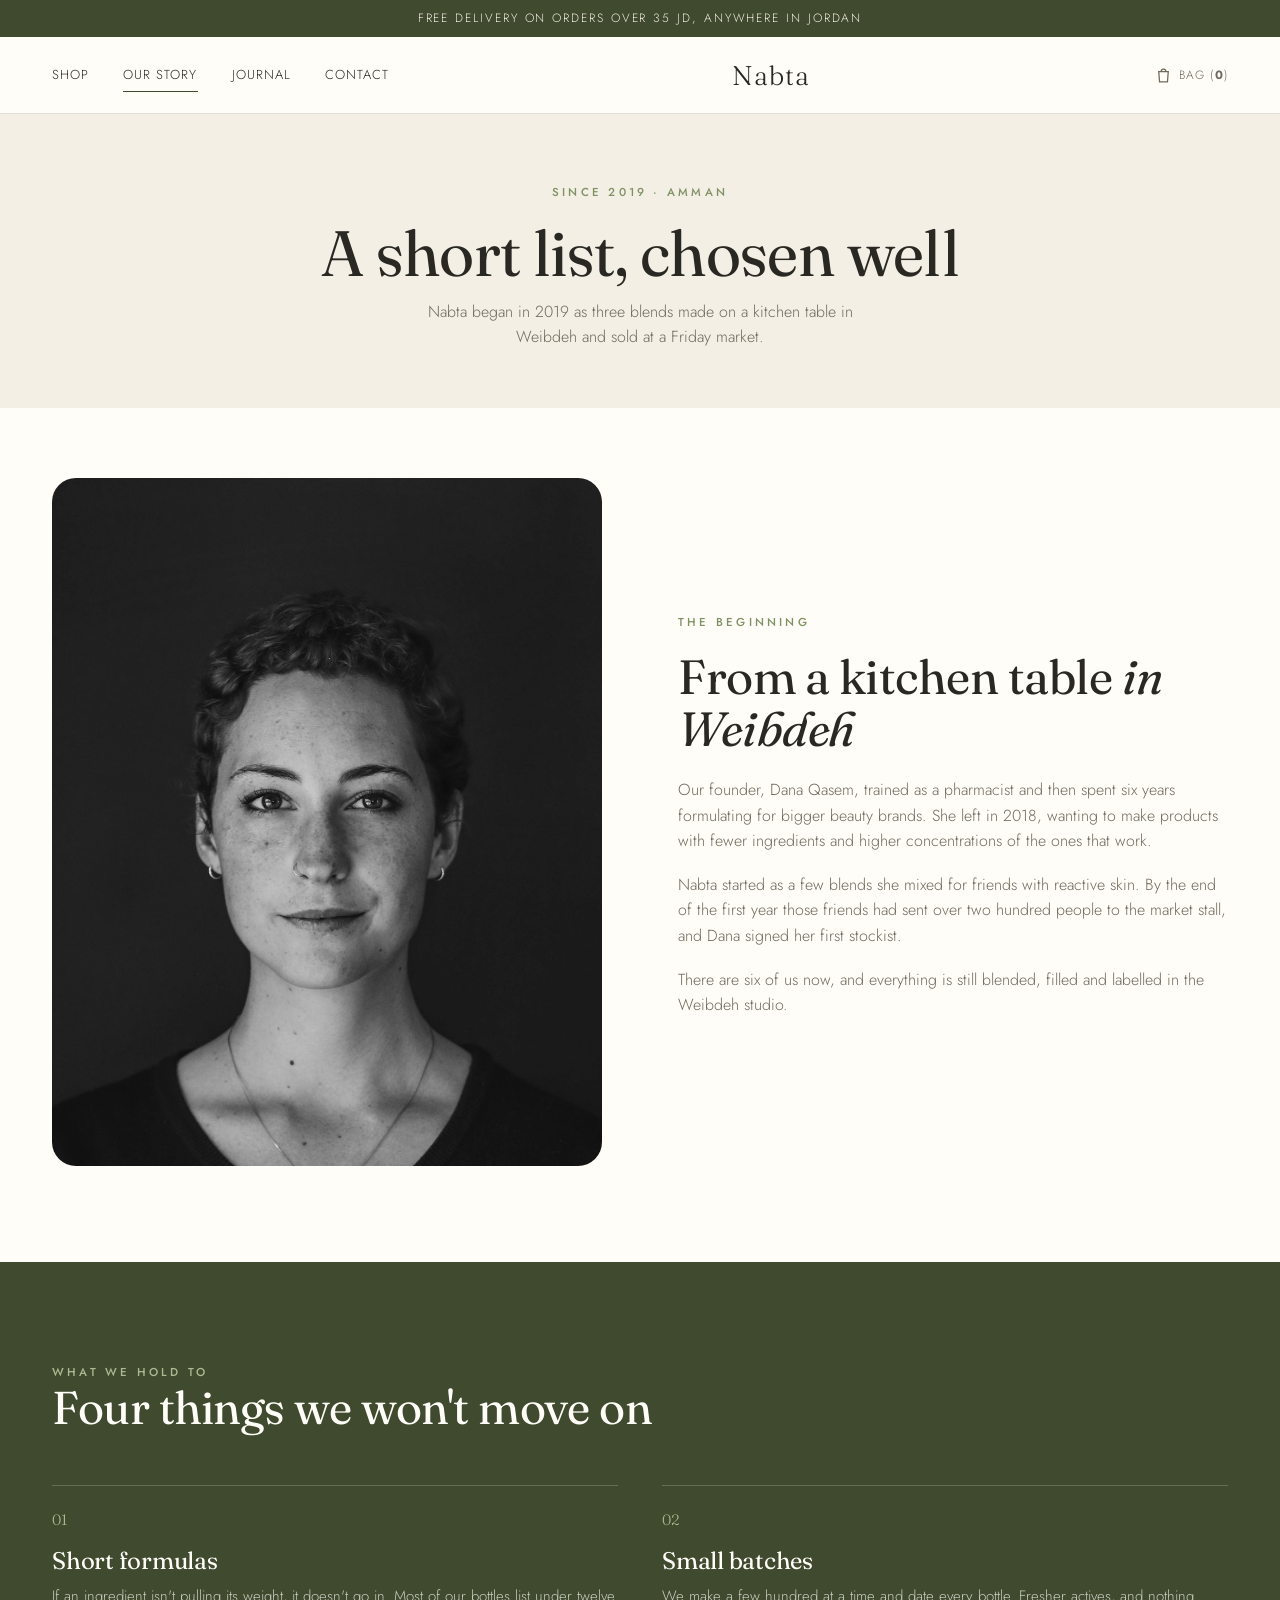
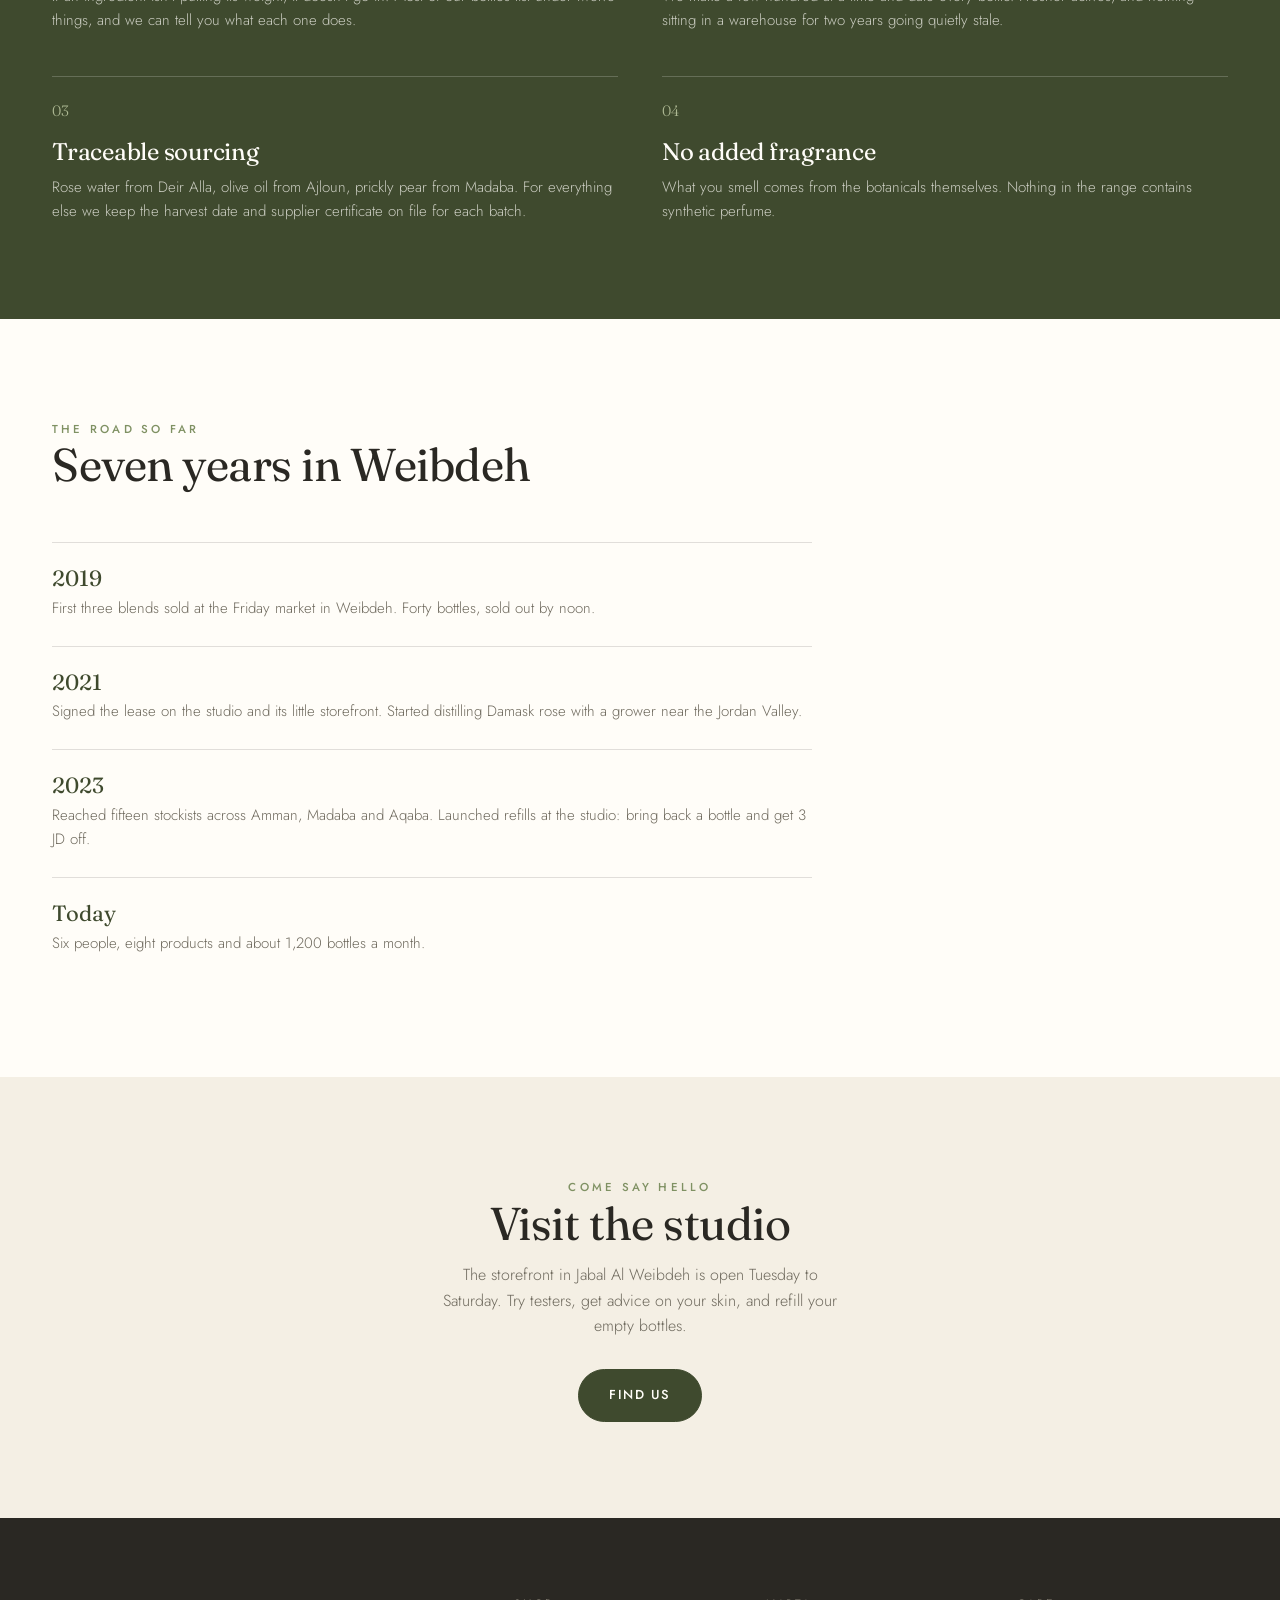
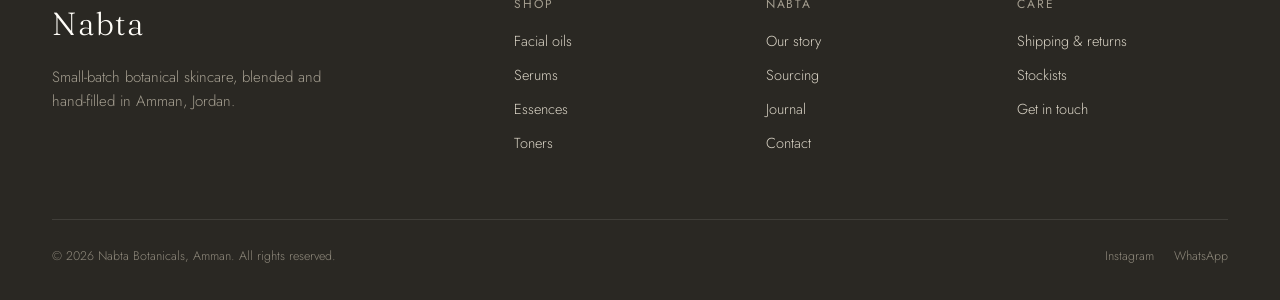
<file: story.html>
<!DOCTYPE html>
<html lang="en">
<head>
<meta charset="UTF-8">
<meta name="viewport" content="width=device-width, initial-scale=1.0">
<title>Our Story - Nabta Botanical Skincare</title>
<meta name="description" content="How Nabta began: a rented studio in Jabal Al Weibdeh, a short list of botanicals, and a founder who got tired of long ingredient lists.">
<link rel="icon" href="assets/favicon.svg" type="image/svg+xml">
<link rel="preconnect" href="https://fonts.googleapis.com">
<link rel="preconnect" href="https://fonts.gstatic.com" crossorigin>
<link href="https://fonts.googleapis.com/css2?family=Fraunces:ital,opsz,wght@0,9..144,400;0,9..144,500;1,9..144,400&family=Jost:wght@300;400;500&display=swap" rel="stylesheet">
<link rel="stylesheet" href="assets/css/style.css?v=2">
</head>
<body>
<div class="topbar">Free delivery on orders over 35 JD, anywhere in Jordan</div>
<header>
  <div class="wrap nav">
    <button class="burger" aria-label="Menu"><span></span><span></span><span></span></button>
    <nav class="nav-links"><a href="shop.html">Shop</a><a href="story.html" class="active">Our Story</a><a href="journal.html">Journal</a><a href="contact.html">Contact</a></nav>
    <a href="index.html" class="brand-word">Nabta</a>
    <div class="nav-right">
      <a href="shop.html" class="nav-icon"><svg viewBox="0 0 24 24" fill="none" stroke="currentColor" stroke-width="1.6"><path d="M6 7h12l-1 13H7L6 7z"/><path d="M9 7a3 3 0 0 1 6 0"/></svg><span>Bag (<b data-cart-count>0</b>)</span></a>
    </div>
  </div>
</header>

<div class="page-hero">
  <span class="eyebrow">Since 2019 · Amman</span>
  <h1>A short list, chosen well</h1>
  <p>Nabta began in 2019 as three blends made on a kitchen table in Weibdeh and sold at a Friday market.</p>
</div>

<section style="padding-top:70px">
  <div class="wrap split">
    <div class="split-media" data-r><img src="assets/img/people-1.jpg" alt="Dana Qasem, founder of Nabta"></div>
    <div class="split-copy" data-r>
      <span class="eyebrow">The beginning</span>
      <h2>From a kitchen table <span class="serif-i">in Weibdeh</span></h2>
      <p>Our founder, Dana Qasem, trained as a pharmacist and then spent six years formulating for bigger beauty brands. She left in 2018, wanting to make products with fewer ingredients and higher concentrations of the ones that work.</p>
      <p>Nabta started as a few blends she mixed for friends with reactive skin. By the end of the first year those friends had sent over two hundred people to the market stall, and Dana signed her first stockist.</p>
      <p>There are six of us now, and everything is still blended, filled and labelled in the Weibdeh studio.</p>
    </div>
  </div>
</section>

<section class="band">
  <div class="wrap">
    <div class="sec-head"><div><span class="eyebrow" data-r>What we hold to</span><h2 data-r style="color:var(--paper)">Four things we won't move on</h2></div></div>
    <div class="steps" style="grid-template-columns:repeat(2,1fr);gap:44px">
      <div class="step" data-r><div class="num">01</div><h3>Short formulas</h3><p>If an ingredient isn't pulling its weight, it doesn't go in. Most of our bottles list under twelve things, and we can tell you what each one does.</p></div>
      <div class="step" data-r><div class="num">02</div><h3>Small batches</h3><p>We make a few hundred at a time and date every bottle. Fresher actives, and nothing sitting in a warehouse for two years going quietly stale.</p></div>
      <div class="step" data-r id="sourcing"><div class="num">03</div><h3>Traceable sourcing</h3><p>Rose water from Deir Alla, olive oil from Ajloun, prickly pear from Madaba. For everything else we keep the harvest date and supplier certificate on file for each batch.</p></div>
      <div class="step" data-r><div class="num">04</div><h3>No added fragrance</h3><p>What you smell comes from the botanicals themselves. Nothing in the range contains synthetic perfume.</p></div>
    </div>
  </div>
</section>

<section>
  <div class="wrap">
    <div class="sec-head"><div><span class="eyebrow" data-r>The road so far</span><h2 data-r>Seven years in Weibdeh</h2></div></div>
    <div style="max-width:760px">
      <div class="info-row" data-r style="border-top:1px solid var(--line);padding-top:24px"><div><h4 style="font-family:var(--serif);font-size:22px;text-transform:none;letter-spacing:0;color:var(--olive)">2019</h4><p>First three blends sold at the Friday market in Weibdeh. Forty bottles, sold out by noon.</p></div></div>
      <div class="info-row" data-r style="border-top:1px solid var(--line);padding-top:24px"><div><h4 style="font-family:var(--serif);font-size:22px;text-transform:none;letter-spacing:0;color:var(--olive)">2021</h4><p>Signed the lease on the studio and its little storefront. Started distilling Damask rose with a grower near the Jordan Valley.</p></div></div>
      <div class="info-row" data-r style="border-top:1px solid var(--line);padding-top:24px"><div><h4 style="font-family:var(--serif);font-size:22px;text-transform:none;letter-spacing:0;color:var(--olive)">2023</h4><p>Reached fifteen stockists across Amman, Madaba and Aqaba. Launched refills at the studio: bring back a bottle and get 3 JD off.</p></div></div>
      <div class="info-row" data-r style="border-top:1px solid var(--line);padding-top:24px"><div><h4 style="font-family:var(--serif);font-size:22px;text-transform:none;letter-spacing:0;color:var(--olive)">Today</h4><p>Six people, eight products and about 1,200 bottles a month.</p></div></div>
    </div>
  </div>
</section>

<section class="news">
  <div class="wrap">
    <span class="eyebrow" data-r>Come say hello</span>
    <h2 data-r>Visit the studio</h2>
    <p data-r>The storefront in Jabal Al Weibdeh is open Tuesday to Saturday. Try testers, get advice on your skin, and refill your empty bottles.</p>
    <div data-r><a href="contact.html" class="btn">Find us</a></div>
  </div>
</section>

<footer>
  <div class="wrap">
    <div class="foot-top">
      <div class="foot-brand"><span class="brand-word">Nabta</span><p>Small-batch botanical skincare, blended and hand-filled in Amman, Jordan.</p></div>
      <div class="foot-col"><h4>Shop</h4><a href="shop.html">Facial oils</a><a href="shop.html">Serums</a><a href="shop.html">Essences</a><a href="shop.html">Toners</a></div>
      <div class="foot-col"><h4>Nabta</h4><a href="story.html">Our story</a><a href="story.html#sourcing">Sourcing</a><a href="journal.html">Journal</a><a href="contact.html">Contact</a></div>
      <div class="foot-col"><h4>Care</h4><a href="contact.html#shipping">Shipping &amp; returns</a><a href="contact.html#stockists">Stockists</a><a href="contact.html">Get in touch</a></div>
    </div>
    <div class="foot-bottom"><span>© <span data-year>2026</span> Nabta Botanicals, Amman. All rights reserved.</span><div class="socials"><a href="https://instagram.com/nabta.botanicals" target="_blank" rel="noopener">Instagram</a><a href="https://wa.me/962796142273" target="_blank" rel="noopener">WhatsApp</a></div></div>
  </div>
</footer>
<script src="assets/js/main.js?v=2"></script>
</body>
</html>
</file>
<file: assets/css/style.css>
/* Nabta: botanical skincare. Design system. */
:root{
  --paper:#fffdf8; --cream:#f4efe4; --sand:#ece4d3;
  --olive:#3f4a2e; --sage:#7f9163; --sage-soft:#aeb994;
  --clay:#b06a49; --ink:#2a2823; --muted:#6f6a5e; --line:rgba(42,40,35,.14);
  --serif:"Fraunces",Georgia,serif; --sans:"Jost",system-ui,sans-serif;
  --wrap:1240px; --ease:cubic-bezier(.22,1,.36,1);
  /* rounded, soft-edged design language (Nabta leans organic, not sharp) */
  --r-pill:999px; --r-lg:24px; --r-md:14px;
}
*{margin:0;padding:0;box-sizing:border-box}
html{scroll-behavior:smooth}
body{font-family:var(--sans);background:var(--paper);color:var(--ink);line-height:1.6;font-weight:300;-webkit-font-smoothing:antialiased}
img{display:block;max-width:100%}
a{color:inherit;text-decoration:none}
.wrap{max-width:var(--wrap);margin:0 auto;padding:0 32px}
h1,h2,h3,h4{font-family:var(--serif);font-weight:400;line-height:1.08;letter-spacing:-.01em}
.serif-i{font-style:italic}
.eyebrow{font-family:var(--sans);font-size:11.5px;letter-spacing:.28em;text-transform:uppercase;color:var(--sage);font-weight:500}
.lede{font-size:19px;color:var(--muted);font-weight:300;max-width:56ch}

/* buttons */
.btn{display:inline-flex;align-items:center;gap:9px;font-family:var(--sans);font-size:13px;letter-spacing:.12em;text-transform:uppercase;font-weight:500;padding:15px 30px;border-radius:var(--r-pill);border:1px solid var(--olive);background:var(--olive);color:var(--paper);cursor:pointer;transition:.4s var(--ease)}
.btn:hover{background:transparent;color:var(--olive)}
.btn-ghost{background:transparent;color:var(--olive)}
.btn-ghost:hover{background:var(--olive);color:var(--paper)}
.link-underline{position:relative;font-size:13px;letter-spacing:.1em;text-transform:uppercase;padding-bottom:3px}
.link-underline::after{content:"";position:absolute;left:0;bottom:0;width:100%;height:1px;background:currentColor;transform:scaleX(0);transform-origin:right;transition:transform .4s var(--ease)}
.link-underline:hover::after{transform:scaleX(1);transform-origin:left}

/* announcement + header */
.topbar{background:var(--olive);color:var(--cream);text-align:center;font-size:12px;letter-spacing:.16em;text-transform:uppercase;padding:9px 16px}
header{position:sticky;top:0;z-index:50;background:rgba(255,253,248,.9);backdrop-filter:blur(10px);border-bottom:1px solid var(--line)}
.nav{display:flex;align-items:center;justify-content:space-between;height:76px}
.nav-links{display:flex;gap:34px}
.nav-links a{font-size:13px;letter-spacing:.08em;text-transform:uppercase;color:var(--ink);position:relative;padding:4px 0}
.nav-links a::after{content:"";position:absolute;left:0;bottom:-2px;width:100%;height:1px;background:var(--olive);transform:scaleX(0);transform-origin:right;transition:transform .35s var(--ease)}
.nav-links a:hover::after,.nav-links a.active::after{transform:scaleX(1);transform-origin:left}
.brand-word{font-family:var(--serif);font-size:27px;letter-spacing:.04em}
.nav-right{display:flex;align-items:center;gap:20px}
.nav-icon{display:flex;align-items:center;gap:6px;font-size:12px;letter-spacing:.1em;text-transform:uppercase;color:var(--muted)}
.nav-icon svg{width:19px;height:19px}
.burger{display:none;flex-direction:column;gap:5px;background:none;border:none;cursor:pointer;padding:6px}
.burger span{width:24px;height:1.5px;background:var(--ink);transition:.3s}

/* hero */
.hero{position:relative;min-height:88vh;display:flex;align-items:flex-end;overflow:hidden}
.hero-bg{position:absolute;inset:0}
.hero-bg img{width:100%;height:100%;object-fit:cover}
.hero-bg::after{content:"";position:absolute;inset:0;background:linear-gradient(180deg,rgba(30,34,20,.15),rgba(30,34,20,.55))}
.hero-in{position:relative;z-index:2;color:var(--paper);padding-bottom:74px;max-width:680px}
.hero-in .eyebrow{color:var(--sage-soft)}
.hero h1{font-size:clamp(46px,7vw,88px);color:var(--paper);margin:16px 0 20px}
.hero p{font-size:18px;color:rgba(255,253,248,.86);max-width:46ch;margin-bottom:30px;font-weight:300}
.hero .btn{border-color:var(--paper);background:var(--paper);color:var(--olive)}
.hero .btn:hover{background:transparent;color:var(--paper)}

/* section frame */
section{padding:96px 0}
.sec-head{display:flex;justify-content:space-between;align-items:flex-end;gap:24px;margin-bottom:52px;flex-wrap:wrap}
.sec-head h2{font-size:clamp(30px,4vw,46px)}
.sec-head p{max-width:40ch}

/* product grid */
.prod-grid{display:grid;grid-template-columns:repeat(3,1fr);gap:34px 30px}
.prod{cursor:pointer}
.prod-media{position:relative;aspect-ratio:4/5;overflow:hidden;background:var(--cream);margin-bottom:18px;border-radius:var(--r-lg)}
.prod-media img{width:100%;height:100%;object-fit:cover;transition:transform 1.1s var(--ease)}
.prod:hover .prod-media img{transform:scale(1.06)}
.prod-tag{position:absolute;top:14px;left:14px;background:var(--paper);color:var(--olive);font-size:10.5px;letter-spacing:.14em;text-transform:uppercase;padding:5px 11px;border-radius:var(--r-pill)}
.prod-cat{font-size:11px;letter-spacing:.16em;text-transform:uppercase;color:var(--sage);margin-bottom:6px}
.prod h3{font-size:21px;margin-bottom:4px}
.prod-foot{display:flex;justify-content:space-between;align-items:center;margin-top:9px}
.prod-price{font-family:var(--serif);font-size:18px}
.prod-add{font-size:11.5px;letter-spacing:.12em;text-transform:uppercase;color:var(--olive);border-bottom:1px solid var(--olive);padding-bottom:2px;opacity:0;transform:translateY(4px);transition:.4s var(--ease)}
.prod:hover .prod-add{opacity:1;transform:none}

/* split feature */
.split{display:grid;grid-template-columns:1fr 1fr;align-items:center;gap:76px}
.split.reverse .split-media{order:2}
.split-media{aspect-ratio:4/5;overflow:hidden;background:var(--cream);border-radius:var(--r-lg)}
.split-media img{width:100%;height:100%;object-fit:cover}
.split-copy h2{font-size:clamp(30px,4vw,48px);margin:18px 0 22px}
.split-copy p{color:var(--muted);margin-bottom:18px}
.split-copy .btn{margin-top:14px}

/* ritual band */
.band{background:var(--olive);color:var(--cream)}
.band .eyebrow{color:var(--sage-soft)}
.steps{display:grid;grid-template-columns:repeat(3,1fr);gap:40px;margin-top:52px}
.step{border-top:1px solid rgba(255,253,248,.2);padding-top:22px}
.step .num{font-family:var(--serif);font-size:15px;color:var(--sage-soft);margin-bottom:16px}
.step h3{font-size:24px;color:var(--paper);margin-bottom:10px}
.step p{color:rgba(255,253,248,.72);font-size:15px}

/* ingredient marquee */
.ticker{border-top:1px solid var(--line);border-bottom:1px solid var(--line);overflow:hidden;padding:22px 0}
.ticker-in{display:flex;gap:56px;white-space:nowrap;animation:scroll 34s linear infinite;width:max-content}
.ticker span{font-family:var(--serif);font-size:26px;font-style:italic;color:var(--sage);display:inline-flex;align-items:center;gap:56px}
.ticker span::after{content:"✦";color:var(--clay);font-style:normal;font-size:14px}
@keyframes scroll{to{transform:translateX(-50%)}}

/* journal */
.jgrid{display:grid;grid-template-columns:repeat(3,1fr);gap:36px}
.jcard .jmedia{aspect-ratio:3/2;overflow:hidden;margin-bottom:18px;background:var(--cream);border-radius:var(--r-lg)}
.jcard .jmedia img{width:100%;height:100%;object-fit:cover;transition:transform 1s var(--ease)}
.jcard:hover .jmedia img{transform:scale(1.05)}
.jcard .jmeta{font-size:11.5px;letter-spacing:.14em;text-transform:uppercase;color:var(--sage);margin-bottom:9px}
.jcard h3{font-size:23px;line-height:1.2;margin-bottom:8px}
.jcard p{color:var(--muted);font-size:15px}

/* testimonial */
.quote{text-align:center;max-width:840px;margin:0 auto}
.quote .stars{color:var(--clay);letter-spacing:4px;margin-bottom:26px}
.quote blockquote{font-family:var(--serif);font-size:clamp(26px,3.4vw,40px);line-height:1.25;font-style:italic}
.quote cite{display:block;margin-top:26px;font-style:normal;font-size:12px;letter-spacing:.16em;text-transform:uppercase;color:var(--muted)}

/* newsletter */
.news{background:var(--cream);text-align:center}
.news h2{font-size:clamp(30px,4vw,46px);margin-bottom:14px}
.news p{color:var(--muted);max-width:44ch;margin:0 auto 30px}
.news form{display:flex;max-width:460px;margin:0 auto;gap:10px}
.news input{flex:1;padding:15px 18px;border:1px solid var(--line);background:var(--paper);font:inherit;font-size:15px;border-radius:var(--r-md)}
.news input:focus{outline:none;border-color:var(--olive)}

/* footer */
footer{background:var(--ink);color:#d8d2c4;padding:80px 0 34px}
.foot-top{display:grid;grid-template-columns:2fr 1fr 1fr 1fr;gap:40px;padding-bottom:54px;border-bottom:1px solid rgba(255,255,255,.1)}
.foot-brand .brand-word{color:var(--paper);font-size:32px}
.foot-brand p{color:#a49e90;margin-top:16px;max-width:34ch;font-size:15px}
.foot-col h4{font-family:var(--sans);font-size:12px;letter-spacing:.16em;text-transform:uppercase;color:#a49e90;margin-bottom:18px}
.foot-col a{display:block;color:#d8d2c4;font-size:14.5px;margin-bottom:11px;transition:.3s}
.foot-col a:hover{color:var(--sage-soft)}
.foot-bottom{display:flex;justify-content:space-between;align-items:center;padding-top:26px;font-size:12.5px;color:#8f897c;flex-wrap:wrap;gap:12px}
.foot-bottom .socials{display:flex;gap:20px}

/* page hero (inner) */
.page-hero{background:var(--cream);padding:64px 0 58px;text-align:center}
.page-hero h1{font-size:clamp(38px,5vw,64px);margin:14px 0 12px}
.page-hero p{color:var(--muted);max-width:52ch;margin:0 auto}

/* shop toolbar */
.shop-bar{display:flex;justify-content:space-between;align-items:center;margin-bottom:46px;flex-wrap:wrap;gap:18px}
.filters{display:flex;gap:8px;flex-wrap:wrap}
.filters button{font-family:var(--sans);font-size:12px;letter-spacing:.1em;text-transform:uppercase;padding:9px 18px;border:1px solid var(--line);background:transparent;color:var(--muted);cursor:pointer;border-radius:var(--r-pill);transition:.3s}
.filters button.on,.filters button:hover{background:var(--olive);color:var(--paper);border-color:var(--olive)}
.sort{font-size:13px;color:var(--muted)}

/* reveal */
[data-r]{opacity:0;transform:translateY(22px);transition:opacity .8s var(--ease),transform .8s var(--ease)}
[data-r].in{opacity:1;transform:none}

/* forms / contact */
.cgrid{display:grid;grid-template-columns:1fr 1fr;gap:70px}
.field{margin-bottom:20px}
.field label{display:block;font-size:12px;letter-spacing:.12em;text-transform:uppercase;color:var(--muted);margin-bottom:8px}
.field input,.field textarea,.field select{width:100%;padding:13px 15px;border:1px solid var(--line);background:var(--paper);font:inherit;font-size:15px;color:var(--ink);border-radius:var(--r-md)}
.field input:focus,.field textarea:focus{outline:none;border-color:var(--olive)}
.info-row{display:flex;gap:14px;margin-bottom:26px}
.info-row svg{width:20px;height:20px;color:var(--sage);flex:none;margin-top:3px}
.info-row h4{font-family:var(--sans);font-size:13px;letter-spacing:.1em;text-transform:uppercase;margin-bottom:5px}
.info-row p{color:var(--muted);font-size:15px}

@media(max-width:1000px){
  .prod-grid,.jgrid,.steps{grid-template-columns:repeat(2,1fr)}
  .split,.cgrid{grid-template-columns:1fr;gap:40px}
  .split.reverse .split-media{order:0}
  .foot-top{grid-template-columns:1fr 1fr}
}
@media(max-width:640px){
  .wrap{padding:0 20px}
  .nav-links,.nav-icon span{display:none}
  .burger{display:flex}
  section{padding:64px 0}
  .prod-grid,.jgrid,.steps,.foot-top{grid-template-columns:1fr}
  .news form{flex-direction:column}
  .mobile-open .nav-links{display:flex;position:absolute;top:76px;left:0;right:0;flex-direction:column;background:var(--paper);padding:24px 20px;gap:18px;border-bottom:1px solid var(--line)}
}

/* bag drawer */
.nav-icon{position:relative;cursor:pointer}
.bag{position:fixed;inset:0;z-index:200;visibility:hidden}
.bag.open{visibility:visible}
.bag-overlay{position:absolute;inset:0;background:rgba(42,40,35,.38);opacity:0;transition:opacity .4s var(--ease)}
.bag.open .bag-overlay{opacity:1}
.bag-panel{position:absolute;top:0;right:0;height:100%;width:min(440px,100%);background:var(--paper);display:flex;flex-direction:column;transform:translateX(100%);transition:transform .5s var(--ease)}
.bag.open .bag-panel{transform:none}
.bag-head{display:flex;justify-content:space-between;align-items:center;padding:22px 28px;border-bottom:1px solid var(--line)}
.bag-head h3{font-size:26px}
.bag-x{background:none;border:0;font-size:30px;line-height:1;color:var(--ink);cursor:pointer}
.bag-body{flex:1;overflow-y:auto;padding:20px 28px 32px}
.bag-list{list-style:none}
.bag-item{display:grid;grid-template-columns:72px 1fr auto;gap:16px;padding:16px 0;border-bottom:1px solid var(--line)}
.bag-item img,.bag-ph{width:72px;height:88px;object-fit:cover;border-radius:var(--r-md);background:var(--cream)}
.bag-name{font-family:var(--serif);font-size:18px;line-height:1.2}
.bag-cat{font-size:11px;letter-spacing:.14em;text-transform:uppercase;color:var(--sage);margin-top:4px}
.bag-qty{display:inline-flex;align-items:center;gap:14px;margin-top:12px;border:1px solid var(--line);border-radius:var(--r-pill);padding:4px 12px}
.bag-qty button{background:none;border:0;font-size:17px;color:var(--olive);cursor:pointer;width:18px}
.bag-side{display:flex;flex-direction:column;align-items:flex-end;justify-content:space-between;font-size:15px}
.bag-rm{background:none;border:0;font:inherit;font-size:12px;color:var(--muted);text-decoration:underline;cursor:pointer}
.bag-totals{margin:22px 0 18px;font-size:15px}
.bag-totals>div{display:flex;justify-content:space-between;padding:5px 0;color:var(--muted)}
.bag-totals .bag-total{color:var(--ink);font-size:17px;font-weight:400;border-top:1px solid var(--line);margin-top:8px;padding-top:12px}
.bag-note{font-size:13px;color:var(--clay);margin:4px 0}
.bag-cta{width:100%;justify-content:center}
.bag-empty{text-align:center;padding:48px 8px}
.bag-empty h3{font-size:28px;margin:10px 0 12px}
.bag-empty p{color:var(--muted);margin-bottom:22px}
.bag-back{background:none;border:0;font:inherit;font-size:13px;color:var(--olive);cursor:pointer;margin-bottom:18px}
.bag-error{color:var(--clay);font-size:14px;margin-bottom:12px}
/* touch: no hover, so always show "Add to bag"; show the bag count as a badge on phones */
@media(hover:none){.prod-add{opacity:1;transform:none}}
@media(max-width:640px){
  .nav-icon[data-count]:not([data-count="0"])::after{content:attr(data-count);position:absolute;top:-6px;right:-9px;min-width:17px;height:17px;padding:0 4px;border-radius:9px;background:var(--olive);color:var(--paper);font-size:10px;line-height:17px;text-align:center;letter-spacing:0}
}
</file>
